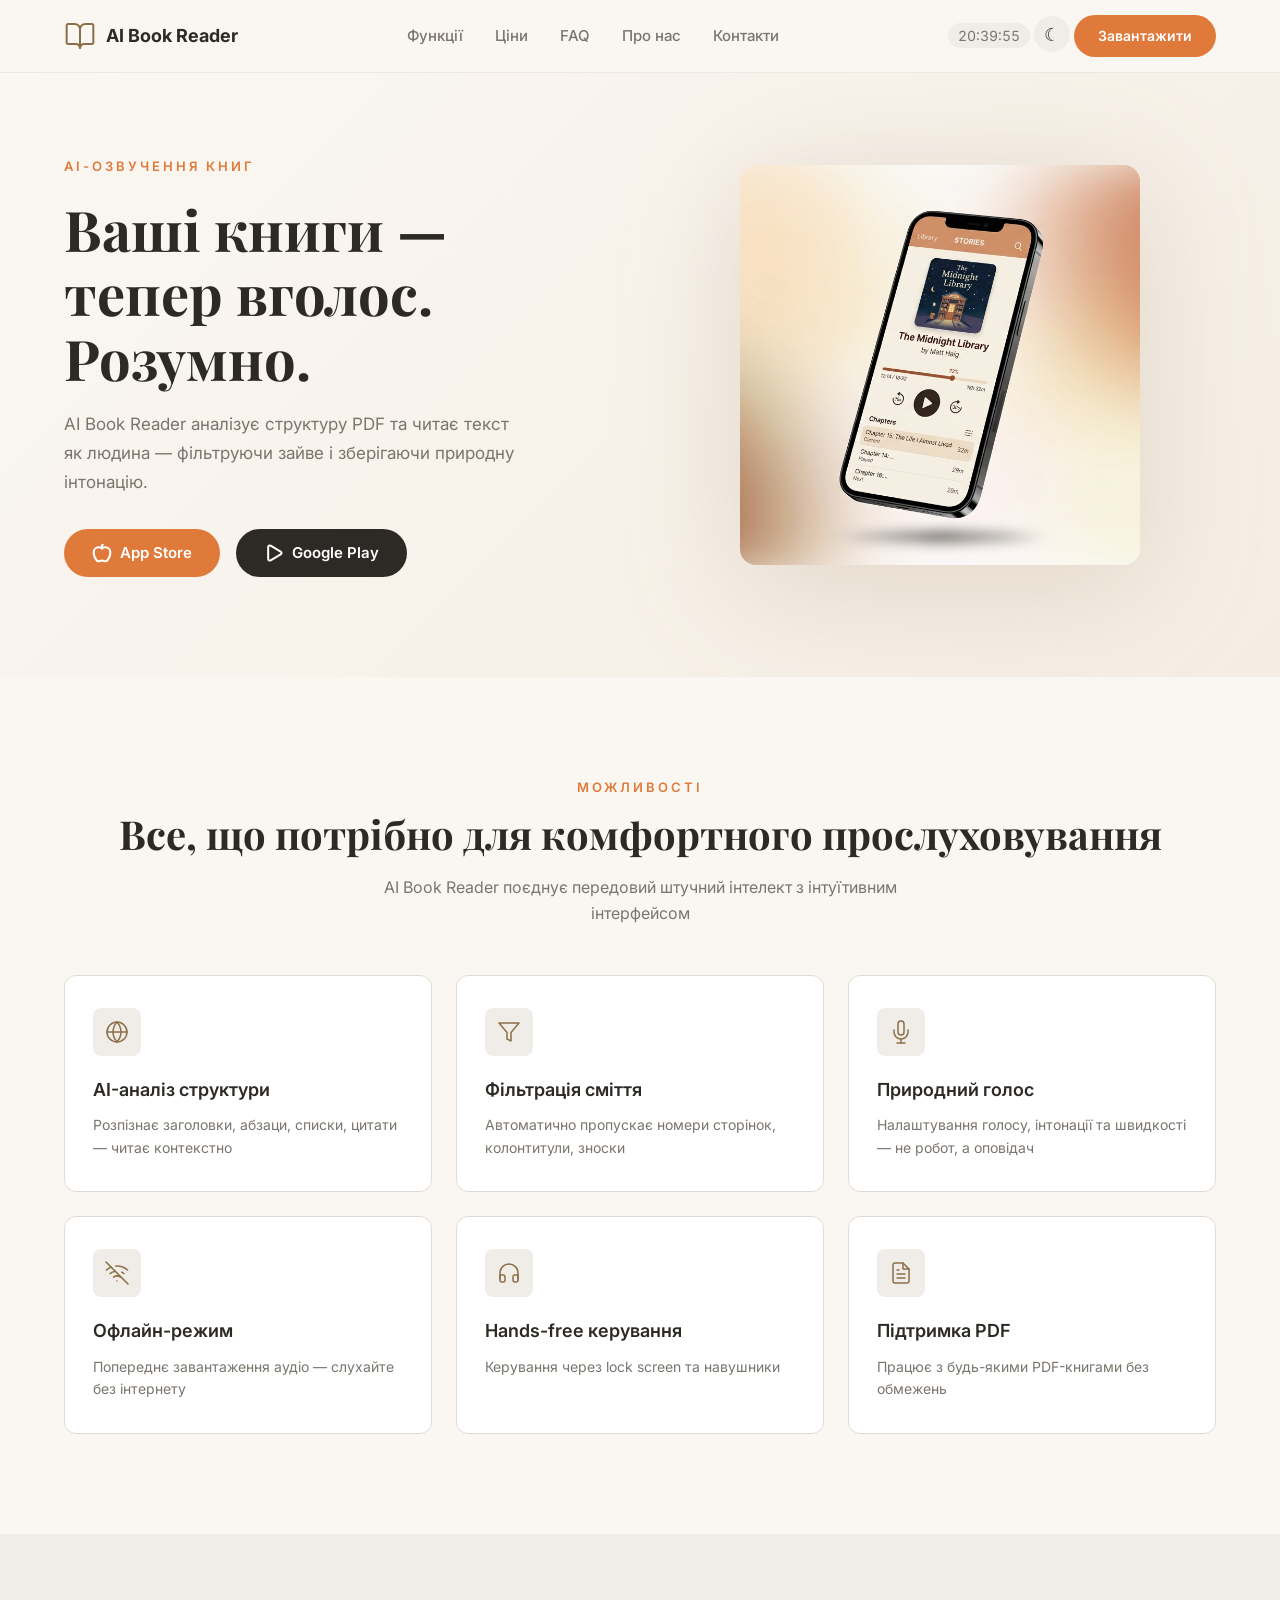
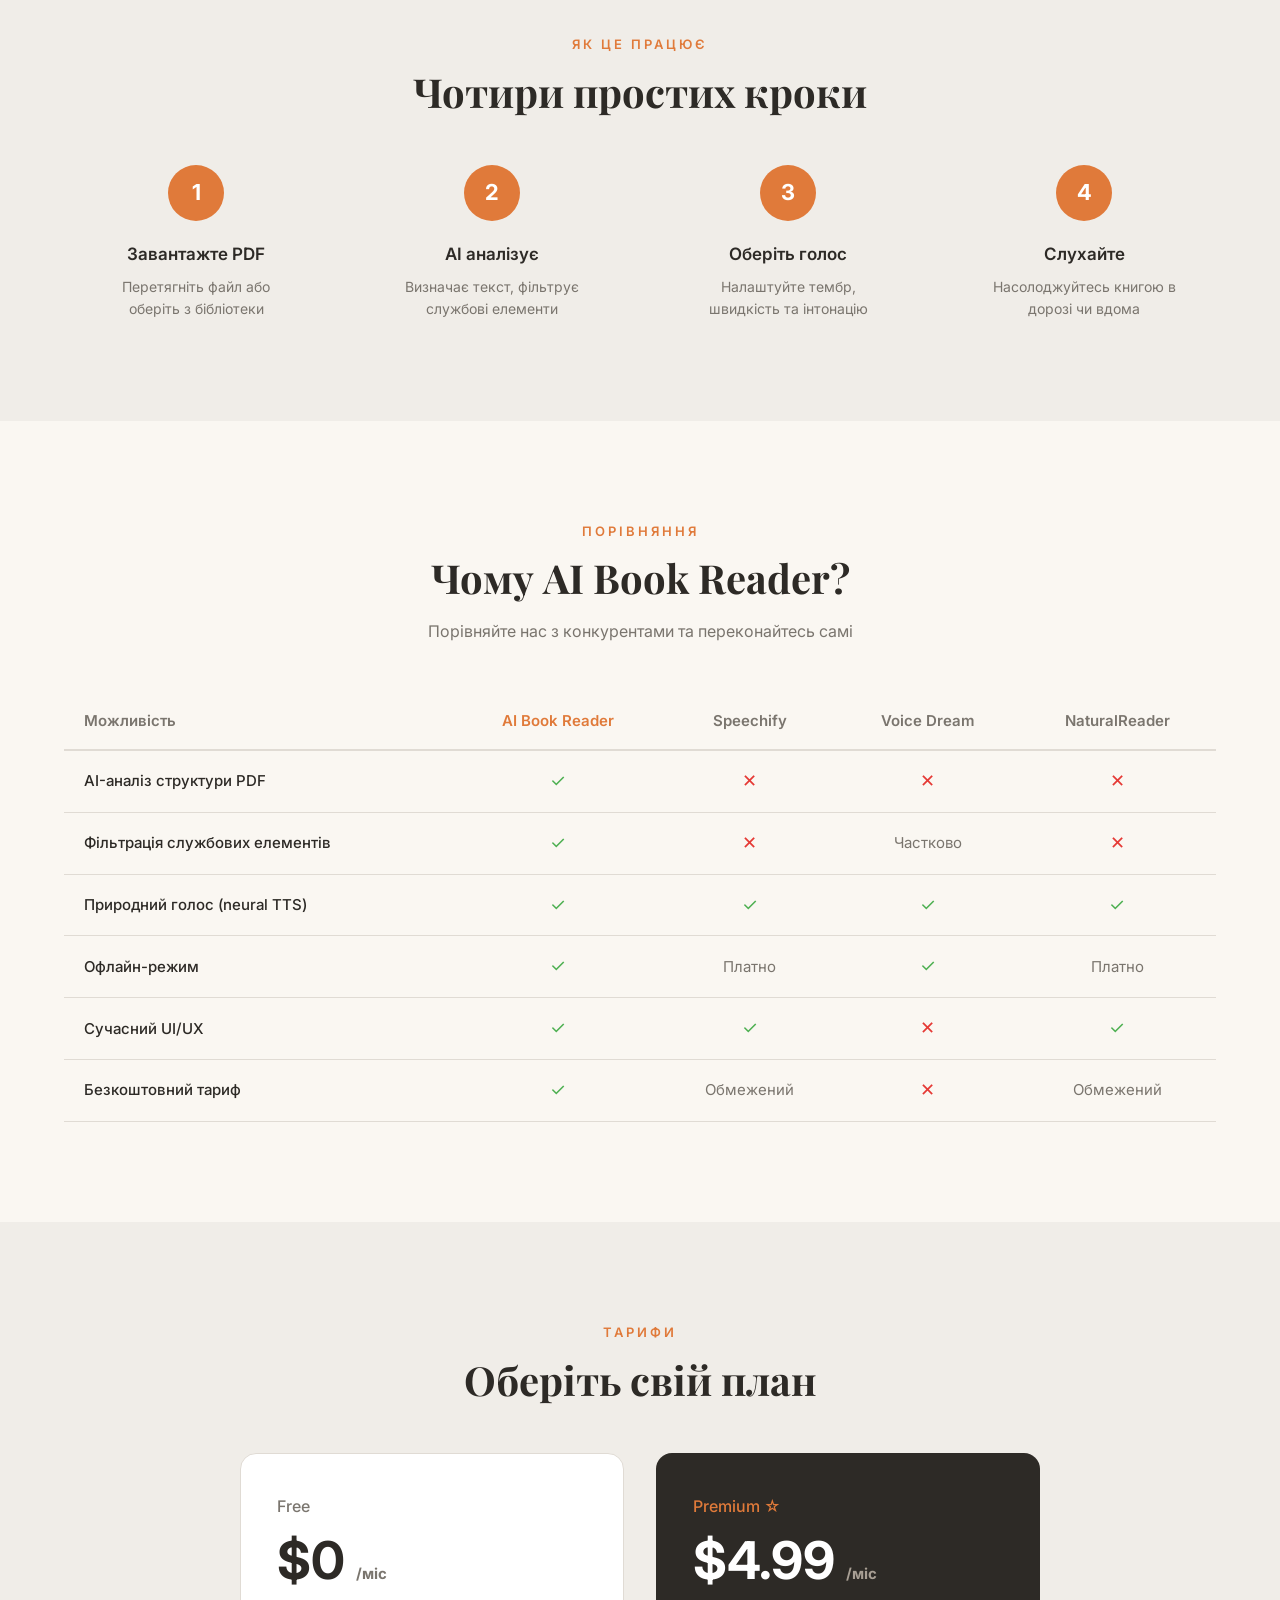
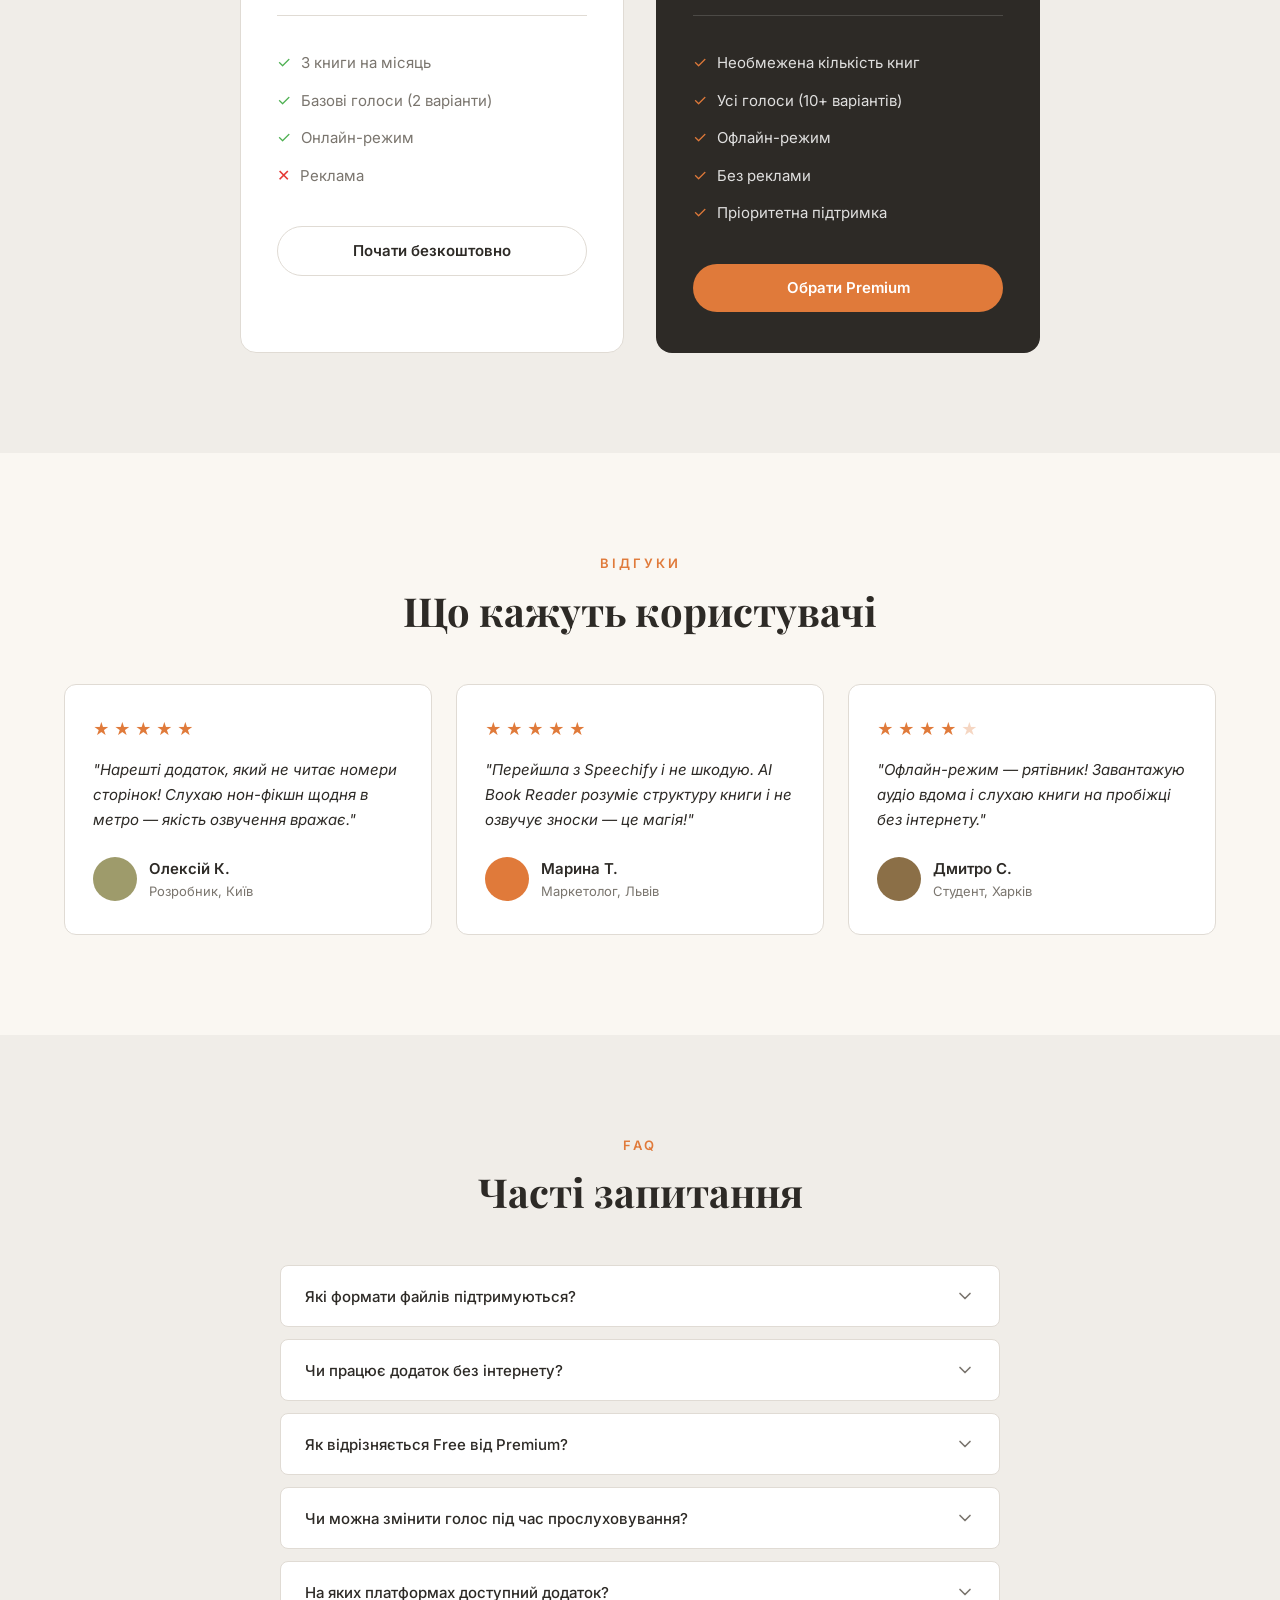
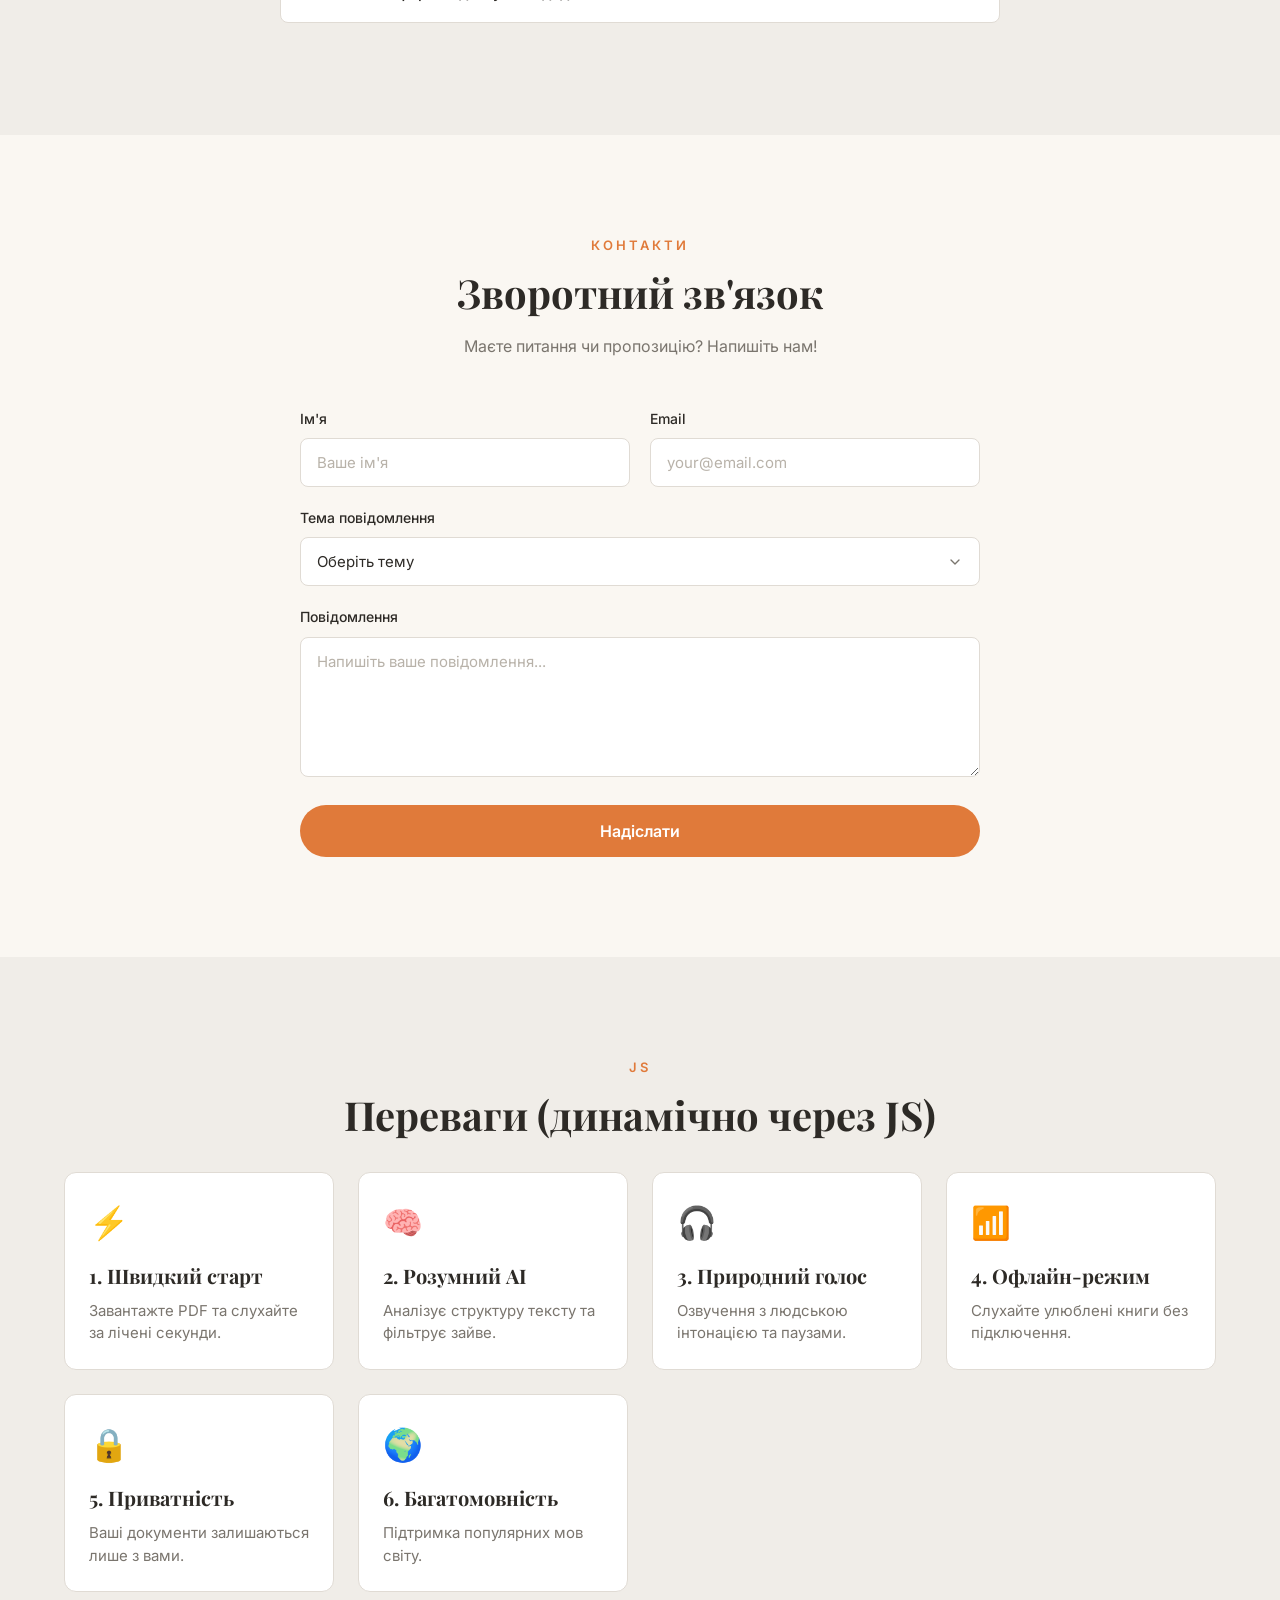
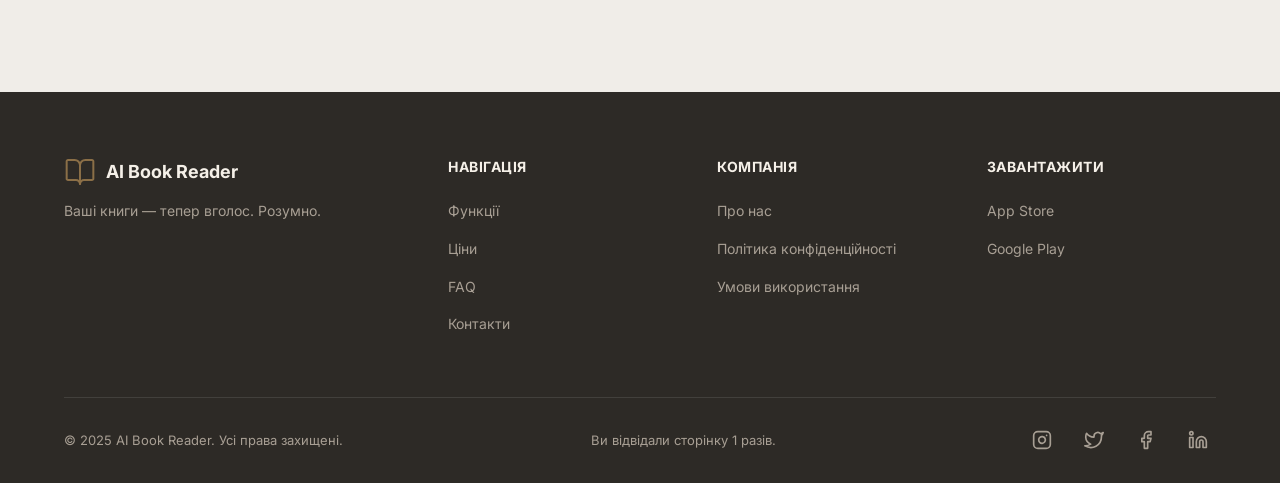
<file: docs/index.html>
<!doctype html>
<html lang="uk">
  <head>
    <meta charset="UTF-8" />
    <meta name="viewport" content="width=device-width, initial-scale=1.0" />
    <meta
      name="description"
      content="AI Book Reader — розумне AI-озвучення ваших книг. Аналізує структуру PDF та читає текст як людина."
    />
    <meta name="keywords" content="AI Book Reader, озвучення книг, TTS, PDF reader, аудіокниги" />
    <meta property="og:title" content="AI Book Reader — Розумне AI-озвучення ваших книг" />
    <meta
      property="og:description"
      content="Аналізує структуру PDF та читає текст як людина — фільтруючи зайве і зберігаючи природну інтонацію."
    />
    <meta property="og:type" content="website" />
    <title>AI Book Reader — Розумне AI-озвучення ваших книг</title>
    <link rel="stylesheet" href="css/style.css" />
  </head>
  <body>
    <!--</body> ========== HEADER ========== -->
    <header class="header" id="header">
      <div class="container">
        <a href="index.html" class="logo">
          <span class="logo-icon">
            <img src="images/logo.svg" alt="" width="32" height="32" />
          </span>
          AI Book Reader
        </a>

        <nav class="nav-menu" id="navMenu" aria-label="Головна навігація">
          <a href="#features">Функції</a>
          <a href="#pricing">Ціни</a>
          <a href="#faq">FAQ</a>
          <a href="about.html">Про нас</a>
          <a href="contacts.html">Контакти</a>
        </nav>

        <div class="header-cta">
          <span id="clock" class="header-clock" aria-label="Поточний час"></span>
          <button id="themeToggle" class="theme-toggle" type="button" aria-label="Темна тема">
            ☾
          </button>
          <a href="#hero" class="btn btn-primary">Завантажити</a>
        </div>

        <button class="burger" id="burger" aria-label="Відкрити меню" aria-expanded="false">
          <span></span>
          <span></span>
          <span></span>
        </button>
      </div>
    </header>

    <main>
      <!-- ========== HERO ========== -->
      <section class="hero" id="hero">
        <div class="container">
          <div class="hero-content">
            <span class="hero-label">AI-озвучення книг</span>
            <h1 class="hero-title">Ваші книги — тепер вголос. Розумно.</h1>
            <p class="hero-description">
              AI Book Reader аналізує структуру PDF та читає текст як людина — фільтруючи зайве і
              зберігаючи природну інтонацію.
            </p>
            <div class="hero-buttons">
              <a href="#" class="btn btn-primary">
                <img src="images/apple.svg" alt="" width="20" height="20" />
                App Store
              </a>
              <a href="#" class="btn btn-secondary">
                <img src="images/play.svg" alt="" width="20" height="20" />
                Google Play
              </a>
            </div>
          </div>
          <div class="hero-image">
            <img
              src="images/hero-mockup.png"
              alt="Мокап додатку AI Book Reader на смартфоні"
              class="hero-mockup"
              width="400"
              height="500"
              loading="eager"
            />
          </div>
        </div>
      </section>

      <!-- ========== FEATURES ========== -->
      <section class="features" id="features">
        <div class="container">
          <span class="section-label">Можливості</span>
          <h2 class="section-title">Все, що потрібно для комфортного прослуховування</h2>
          <p class="section-subtitle">
            AI Book Reader поєднує передовий штучний інтелект з інтуїтивним інтерфейсом
          </p>

          <div class="features-grid">
            <!-- Feature 1 -->
            <article class="feature-card">
              <div class="feature-icon">
                <svg viewBox="0 0 24 24">
                  <circle cx="12" cy="12" r="10" />
                  <line x1="2" y1="12" x2="22" y2="12" />
                  <path
                    d="M12 2a15.3 15.3 0 0 1 4 10 15.3 15.3 0 0 1-4 10 15.3 15.3 0 0 1-4-10 15.3 15.3 0 0 1 4-10z"
                  />
                </svg>
              </div>
              <h3>AI-аналіз структури</h3>
              <p>Розпізнає заголовки, абзаци, списки, цитати — читає контекстно</p>
            </article>

            <!-- Feature 2 -->
            <article class="feature-card">
              <div class="feature-icon">
                <svg viewBox="0 0 24 24">
                  <polygon points="22 3 2 3 10 12.46 10 19 14 21 14 12.46 22 3" />
                </svg>
              </div>
              <h3>Фільтрація сміття</h3>
              <p>Автоматично пропускає номери сторінок, колонтитули, зноски</p>
            </article>

            <!-- Feature 3 -->
            <article class="feature-card">
              <div class="feature-icon">
                <svg viewBox="0 0 24 24">
                  <path d="M12 1a3 3 0 0 0-3 3v8a3 3 0 0 0 6 0V4a3 3 0 0 0-3-3z" />
                  <path d="M19 10v2a7 7 0 0 1-14 0v-2" />
                  <line x1="12" y1="19" x2="12" y2="23" />
                  <line x1="8" y1="23" x2="16" y2="23" />
                </svg>
              </div>
              <h3>Природний голос</h3>
              <p>Налаштування голосу, інтонації та швидкості — не робот, а оповідач</p>
            </article>

            <!-- Feature 4 -->
            <article class="feature-card">
              <div class="feature-icon">
                <svg viewBox="0 0 24 24">
                  <line x1="1" y1="1" x2="23" y2="23" />
                  <path d="M16.72 11.06A10.94 10.94 0 0 1 19 12.55" />
                  <path d="M5 12.55a10.94 10.94 0 0 1 5.17-2.39" />
                  <path d="M10.71 5.05A16 16 0 0 1 22.56 9" />
                  <path d="M1.42 9a15.91 15.91 0 0 1 4.7-2.88" />
                  <path d="M8.53 16.11a6 6 0 0 1 6.95 0" />
                  <line x1="12" y1="20" x2="12.01" y2="20" />
                </svg>
              </div>
              <h3>Офлайн-режим</h3>
              <p>Попереднє завантаження аудіо — слухайте без інтернету</p>
            </article>

            <!-- Feature 5 -->
            <article class="feature-card">
              <div class="feature-icon">
                <svg viewBox="0 0 24 24">
                  <path d="M3 18v-6a9 9 0 0 1 18 0v6" />
                  <path
                    d="M21 19a2 2 0 0 1-2 2h-1a2 2 0 0 1-2-2v-3a2 2 0 0 1 2-2h3zM3 19a2 2 0 0 0 2 2h1a2 2 0 0 0 2-2v-3a2 2 0 0 0-2-2H3z"
                  />
                </svg>
              </div>
              <h3>Hands-free керування</h3>
              <p>Керування через lock screen та навушники</p>
            </article>

            <!-- Feature 6 -->
            <article class="feature-card">
              <div class="feature-icon">
                <svg viewBox="0 0 24 24">
                  <path d="M14 2H6a2 2 0 0 0-2 2v16a2 2 0 0 0 2 2h12a2 2 0 0 0 2-2V8z" />
                  <polyline points="14 2 14 8 20 8" />
                  <line x1="16" y1="13" x2="8" y2="13" />
                  <line x1="16" y1="17" x2="8" y2="17" />
                  <polyline points="10 9 9 9 8 9" />
                </svg>
              </div>
              <h3>Підтримка PDF</h3>
              <p>Працює з будь-якими PDF-книгами без обмежень</p>
            </article>
          </div>
        </div>
      </section>

      <!-- ========== HOW IT WORKS ========== -->
      <section class="how-it-works" id="how-it-works">
        <div class="container">
          <span class="section-label">Як це працює</span>
          <h2 class="section-title">Чотири простих кроки</h2>

          <div class="steps">
            <div class="step">
              <div class="step-number">1</div>
              <h3>Завантажте PDF</h3>
              <p>Перетягніть файл або оберіть з бібліотеки</p>
            </div>
            <div class="step">
              <div class="step-number">2</div>
              <h3>AI аналізує</h3>
              <p>Визначає текст, фільтрує службові елементи</p>
            </div>
            <div class="step">
              <div class="step-number">3</div>
              <h3>Оберіть голос</h3>
              <p>Налаштуйте тембр, швидкість та інтонацію</p>
            </div>
            <div class="step">
              <div class="step-number">4</div>
              <h3>Слухайте</h3>
              <p>Насолоджуйтесь книгою в дорозі чи вдома</p>
            </div>
          </div>
        </div>
      </section>

      <!-- ========== COMPARISON ========== -->
      <section class="comparison" id="comparison">
        <div class="container">
          <span class="section-label">Порівняння</span>
          <h2 class="section-title">Чому AI Book Reader?</h2>
          <p class="section-subtitle">Порівняйте нас з конкурентами та переконайтесь самі</p>

          <div class="comparison-table-wrapper">
            <table class="comparison-table">
              <thead>
                <tr>
                  <th>Можливість</th>
                  <th class="highlight">AI Book Reader</th>
                  <th>Speechify</th>
                  <th>Voice Dream</th>
                  <th>NaturalReader</th>
                </tr>
              </thead>
              <tbody>
                <tr>
                  <td>AI-аналіз структури PDF</td>
                  <td><span class="check" aria-label="Так">✓</span></td>
                  <td><span class="cross" aria-label="Ні">✕</span></td>
                  <td><span class="cross" aria-label="Ні">✕</span></td>
                  <td><span class="cross" aria-label="Ні">✕</span></td>
                </tr>
                <tr>
                  <td>Фільтрація службових елементів</td>
                  <td><span class="check" aria-label="Так">✓</span></td>
                  <td><span class="cross" aria-label="Ні">✕</span></td>
                  <td>Частково</td>
                  <td><span class="cross" aria-label="Ні">✕</span></td>
                </tr>
                <tr>
                  <td>Природний голос (neural TTS)</td>
                  <td><span class="check" aria-label="Так">✓</span></td>
                  <td><span class="check" aria-label="Так">✓</span></td>
                  <td><span class="check" aria-label="Так">✓</span></td>
                  <td><span class="check" aria-label="Так">✓</span></td>
                </tr>
                <tr>
                  <td>Офлайн-режим</td>
                  <td><span class="check" aria-label="Так">✓</span></td>
                  <td>Платно</td>
                  <td><span class="check" aria-label="Так">✓</span></td>
                  <td>Платно</td>
                </tr>
                <tr>
                  <td>Сучасний UI/UX</td>
                  <td><span class="check" aria-label="Так">✓</span></td>
                  <td><span class="check" aria-label="Так">✓</span></td>
                  <td><span class="cross" aria-label="Ні">✕</span></td>
                  <td><span class="check" aria-label="Так">✓</span></td>
                </tr>
                <tr>
                  <td>Безкоштовний тариф</td>
                  <td><span class="check" aria-label="Так">✓</span></td>
                  <td>Обмежений</td>
                  <td><span class="cross" aria-label="Ні">✕</span></td>
                  <td>Обмежений</td>
                </tr>
              </tbody>
            </table>
          </div>
        </div>
      </section>

      <!-- ========== PRICING ========== -->
      <section class="pricing" id="pricing">
        <div class="container">
          <span class="section-label">Тарифи</span>
          <h2 class="section-title">Оберіть свій план</h2>

          <div class="pricing-grid">
            <!-- Free -->
            <div class="pricing-card">
              <p class="pricing-name">Free</p>
              <p class="pricing-price">$0 <span class="pricing-period">/міс</span></p>
              <div class="pricing-divider"></div>
              <ul class="pricing-features">
                <li><span class="icon-check">✓</span> 3 книги на місяць</li>
                <li><span class="icon-check">✓</span> Базові голоси (2 варіанти)</li>
                <li><span class="icon-check">✓</span> Онлайн-режим</li>
                <li><span class="icon-cross">✕</span> Реклама</li>
              </ul>
              <a href="#" class="btn btn-outline btn-full">Почати безкоштовно</a>
            </div>

            <!-- Premium -->
            <div class="pricing-card featured">
              <p class="pricing-name">Premium ☆</p>
              <p class="pricing-price">$4.99 <span class="pricing-period">/міс</span></p>
              <div class="pricing-divider"></div>
              <ul class="pricing-features">
                <li><span class="icon-check">✓</span> Необмежена кількість книг</li>
                <li><span class="icon-check">✓</span> Усі голоси (10+ варіантів)</li>
                <li><span class="icon-check">✓</span> Офлайн-режим</li>
                <li><span class="icon-check">✓</span> Без реклами</li>
                <li><span class="icon-check">✓</span> Пріоритетна підтримка</li>
              </ul>
              <a href="#" class="btn btn-primary btn-full">Обрати Premium</a>
            </div>
          </div>
        </div>
      </section>

      <!-- ========== REVIEWS ========== -->
      <section class="reviews" id="reviews">
        <div class="container">
          <span class="section-label">Відгуки</span>
          <h2 class="section-title">Що кажуть користувачі</h2>

          <div class="reviews-grid">
            <!-- Review 1 -->
            <article class="review-card">
              <div class="review-stars" aria-label="Рейтинг: 5 з 5">
                <span>★</span><span>★</span><span>★</span><span>★</span><span>★</span>
              </div>
              <p class="review-text">
                "Нарешті додаток, який не читає номери сторінок! Слухаю нон-фікшн щодня в метро —
                якість озвучення вражає."
              </p>
              <div class="review-author">
                <div class="review-avatar olive" aria-hidden="true"></div>
                <div>
                  <p class="review-author-name">Олексій К.</p>
                  <p class="review-author-role">Розробник, Київ</p>
                </div>
              </div>
            </article>

            <!-- Review 2 -->
            <article class="review-card">
              <div class="review-stars" aria-label="Рейтинг: 5 з 5">
                <span>★</span><span>★</span><span>★</span><span>★</span><span>★</span>
              </div>
              <p class="review-text">
                "Перейшла з Speechify і не шкодую. AI Book Reader розуміє структуру книги і не
                озвучує зноски — це магія!"
              </p>
              <div class="review-author">
                <div class="review-avatar orange" aria-hidden="true"></div>
                <div>
                  <p class="review-author-name">Марина Т.</p>
                  <p class="review-author-role">Маркетолог, Львів</p>
                </div>
              </div>
            </article>

            <!-- Review 3 -->
            <article class="review-card">
              <div class="review-stars" aria-label="Рейтинг: 4 з 5">
                <span>★</span><span>★</span><span>★</span><span>★</span
                ><span style="opacity: 0.3">★</span>
              </div>
              <p class="review-text">
                "Офлайн-режим — рятівник! Завантажую аудіо вдома і слухаю книги на пробіжці без
                інтернету."
              </p>
              <div class="review-author">
                <div class="review-avatar brown" aria-hidden="true"></div>
                <div>
                  <p class="review-author-name">Дмитро С.</p>
                  <p class="review-author-role">Студент, Харків</p>
                </div>
              </div>
            </article>
          </div>
        </div>
      </section>

      <!-- ========== FAQ ========== -->
      <section class="faq" id="faq">
        <div class="container">
          <span class="section-label">FAQ</span>
          <h2 class="section-title">Часті запитання</h2>

          <div class="faq-list">
            <div class="faq-item">
              <button class="faq-question" aria-expanded="false">
                Які формати файлів підтримуються?
                <svg
                  class="faq-chevron"
                  viewBox="0 0 24 24"
                  fill="none"
                  stroke="currentColor"
                  stroke-width="2"
                  stroke-linecap="round"
                  stroke-linejoin="round"
                >
                  <polyline points="6 9 12 15 18 9" />
                </svg>
              </button>
              <div class="faq-answer" role="region">
                <div class="faq-answer-inner">
                  Наразі AI Book Reader підтримує формат PDF. У найближчих оновленнях планується
                  додати підтримку EPUB та DJVU.
                </div>
              </div>
            </div>

            <div class="faq-item">
              <button class="faq-question" aria-expanded="false">
                Чи працює додаток без інтернету?
                <svg
                  class="faq-chevron"
                  viewBox="0 0 24 24"
                  fill="none"
                  stroke="currentColor"
                  stroke-width="2"
                  stroke-linecap="round"
                  stroke-linejoin="round"
                >
                  <polyline points="6 9 12 15 18 9" />
                </svg>
              </button>
              <div class="faq-answer" role="region">
                <div class="faq-answer-inner">
                  Так! У тарифі Premium доступний офлайн-режим — ви можете попередньо завантажити
                  аудіо і слухати книги без підключення до інтернету.
                </div>
              </div>
            </div>

            <div class="faq-item">
              <button class="faq-question" aria-expanded="false">
                Як відрізняється Free від Premium?
                <svg
                  class="faq-chevron"
                  viewBox="0 0 24 24"
                  fill="none"
                  stroke="currentColor"
                  stroke-width="2"
                  stroke-linecap="round"
                  stroke-linejoin="round"
                >
                  <polyline points="6 9 12 15 18 9" />
                </svg>
              </button>
              <div class="faq-answer" role="region">
                <div class="faq-answer-inner">
                  Free-тариф дозволяє слухати до 3 книг на місяць з базовими голосами та рекламою.
                  Premium — необмежена кількість книг, 10+ голосів, офлайн-режим та відсутність
                  реклами.
                </div>
              </div>
            </div>

            <div class="faq-item">
              <button class="faq-question" aria-expanded="false">
                Чи можна змінити голос під час прослуховування?
                <svg
                  class="faq-chevron"
                  viewBox="0 0 24 24"
                  fill="none"
                  stroke="currentColor"
                  stroke-width="2"
                  stroke-linecap="round"
                  stroke-linejoin="round"
                >
                  <polyline points="6 9 12 15 18 9" />
                </svg>
              </button>
              <div class="faq-answer" role="region">
                <div class="faq-answer-inner">
                  Так, ви можете змінити голос, швидкість та інтонацію в будь-який момент
                  прослуховування через панель налаштувань.
                </div>
              </div>
            </div>

            <div class="faq-item">
              <button class="faq-question" aria-expanded="false">
                На яких платформах доступний додаток?
                <svg
                  class="faq-chevron"
                  viewBox="0 0 24 24"
                  fill="none"
                  stroke="currentColor"
                  stroke-width="2"
                  stroke-linecap="round"
                  stroke-linejoin="round"
                >
                  <polyline points="6 9 12 15 18 9" />
                </svg>
              </button>
              <div class="faq-answer" role="region">
                <div class="faq-answer-inner">
                  AI Book Reader доступний для iOS (App Store) та Android (Google Play). Веб-версія
                  планується у майбутніх оновленнях.
                </div>
              </div>
            </div>
          </div>
        </div>
      </section>

      <!-- ========== CONTACT ========== -->
      <section class="contact" id="contact">
        <div class="container">
          <span class="section-label">Контакти</span>
          <h2 class="section-title">Зворотний зв'язок</h2>
          <p class="section-subtitle">Маєте питання чи пропозицію? Напишіть нам!</p>

          <div class="contact-form-wrapper">
            <form class="contact-form" action="#" method="post" novalidate>
              <div class="form-group">
                <label for="contact-name">Ім'я</label>
                <input type="text" id="contact-name" name="name" placeholder="Ваше ім'я" required />
              </div>
              <div class="form-group">
                <label for="contact-email">Email</label>
                <input
                  type="email"
                  id="contact-email"
                  name="email"
                  placeholder="your@email.com"
                  required
                />
              </div>
              <div class="form-group full-width">
                <label for="contact-topic">Тема повідомлення</label>
                <select id="contact-topic" name="topic" required>
                  <option value="" disabled selected>Оберіть тему</option>
                  <option value="feedback">Відгук</option>
                  <option value="bug">Помилка</option>
                  <option value="suggestion">Пропозиція</option>
                  <option value="other">Інше</option>
                </select>
              </div>
              <div class="form-group full-width">
                <label for="contact-message">Повідомлення</label>
                <textarea
                  id="contact-message"
                  name="message"
                  placeholder="Напишіть ваше повідомлення..."
                  rows="5"
                  required
                  minlength="10"
                ></textarea>
              </div>
              <button type="submit" class="btn btn-primary btn-large btn-full">Надіслати</button>
            </form>
          </div>
        </div>
      </section>
      <!-- ========== JS DYNAMIC FEATURES ========== -->
      <section class="js-features-section">
        <div class="container">
          <span class="section-label">JS</span>
          <div id="js-features"></div>
        </div>
      </section>
    </main>

    <!-- ========== FOOTER ========== -->
    <footer class="footer">
      <div class="container">
        <div class="footer-main">
          <div class="footer-brand">
            <a href="index.html" class="logo">
              <span class="logo-icon">
                <img src="images/logo.svg" alt="" width="32" height="32" />
              </span>
              AI Book Reader
            </a>
            <p class="footer-tagline">Ваші книги — тепер вголос. Розумно.</p>
          </div>

          <div>
            <h4 class="footer-heading">Навігація</h4>
            <ul class="footer-links">
              <li><a href="#features">Функції</a></li>
              <li><a href="#pricing">Ціни</a></li>
              <li><a href="#faq">FAQ</a></li>
              <li><a href="contacts.html">Контакти</a></li>
            </ul>
          </div>

          <div>
            <h4 class="footer-heading">Компанія</h4>
            <ul class="footer-links">
              <li><a href="about.html">Про нас</a></li>
              <li><a href="#">Політика конфіденційності</a></li>
              <li><a href="#">Умови використання</a></li>
            </ul>
          </div>

          <div>
            <h4 class="footer-heading">Завантажити</h4>
            <ul class="footer-links">
              <li><a href="#">App Store</a></li>
              <li><a href="#">Google Play</a></li>
            </ul>
          </div>
        </div>

        <div class="footer-bottom">
          <p class="footer-copyright">&copy; 2025 AI Book Reader. Усі права захищені.</p>
          <p id="visitCounter" class="visit-counter"></p>
          <div class="footer-socials">
            <a href="#" aria-label="Instagram">
              <svg
                viewBox="0 0 24 24"
                fill="none"
                stroke="currentColor"
                stroke-width="2"
                stroke-linecap="round"
                stroke-linejoin="round"
              >
                <rect x="2" y="2" width="20" height="20" rx="5" ry="5" />
                <path d="M16 11.37A4 4 0 1 1 12.63 8 4 4 0 0 1 16 11.37z" />
                <line x1="17.5" y1="6.5" x2="17.51" y2="6.5" />
              </svg>
            </a>
            <a href="#" aria-label="Twitter">
              <svg
                viewBox="0 0 24 24"
                fill="none"
                stroke="currentColor"
                stroke-width="2"
                stroke-linecap="round"
                stroke-linejoin="round"
              >
                <path
                  d="M23 3a10.9 10.9 0 0 1-3.14 1.53 4.48 4.48 0 0 0-7.86 3v1A10.66 10.66 0 0 1 3 4s-4 9 5 13a11.64 11.64 0 0 1-7 2c9 5 20 0 20-11.5a4.5 4.5 0 0 0-.08-.83A7.72 7.72 0 0 0 23 3z"
                />
              </svg>
            </a>
            <a href="#" aria-label="Facebook">
              <svg
                viewBox="0 0 24 24"
                fill="none"
                stroke="currentColor"
                stroke-width="2"
                stroke-linecap="round"
                stroke-linejoin="round"
              >
                <path d="M18 2h-3a5 5 0 0 0-5 5v3H7v4h3v8h4v-8h3l1-4h-4V7a1 1 0 0 1 1-1h3z" />
              </svg>
            </a>
            <a href="#" aria-label="LinkedIn">
              <svg
                viewBox="0 0 24 24"
                fill="none"
                stroke="currentColor"
                stroke-width="2"
                stroke-linecap="round"
                stroke-linejoin="round"
              >
                <path
                  d="M16 8a6 6 0 0 1 6 6v7h-4v-7a2 2 0 0 0-2-2 2 2 0 0 0-2 2v7h-4v-7a6 6 0 0 1 6-6z"
                />
                <rect x="2" y="9" width="4" height="12" />
                <circle cx="4" cy="4" r="2" />
              </svg>
            </a>
          </div>
        </div>
      </div>
    </footer>

    <!-- ========== SCRIPTS ========== -->
    <script>
      // FAQ accordion
      document.querySelectorAll(".faq-question").forEach((btn) => {
        btn.addEventListener("click", () => {
          const item = btn.parentElement;
          const isActive = item.classList.contains("active");
          document.querySelectorAll(".faq-item").forEach((i) => i.classList.remove("active"));
          document
            .querySelectorAll(".faq-question")
            .forEach((b) => b.setAttribute("aria-expanded", "false"));
          if (!isActive) {
            item.classList.add("active");
            btn.setAttribute("aria-expanded", "true");
          }
        });
      });

      // Header scroll effect
      window.addEventListener("scroll", () => {
        const header = document.getElementById("header");
        header.classList.toggle("scrolled", window.scrollY > 10);
      });
    </script>
    <script src="js/main.js" defer></script>
  </body>
</html>
</file>
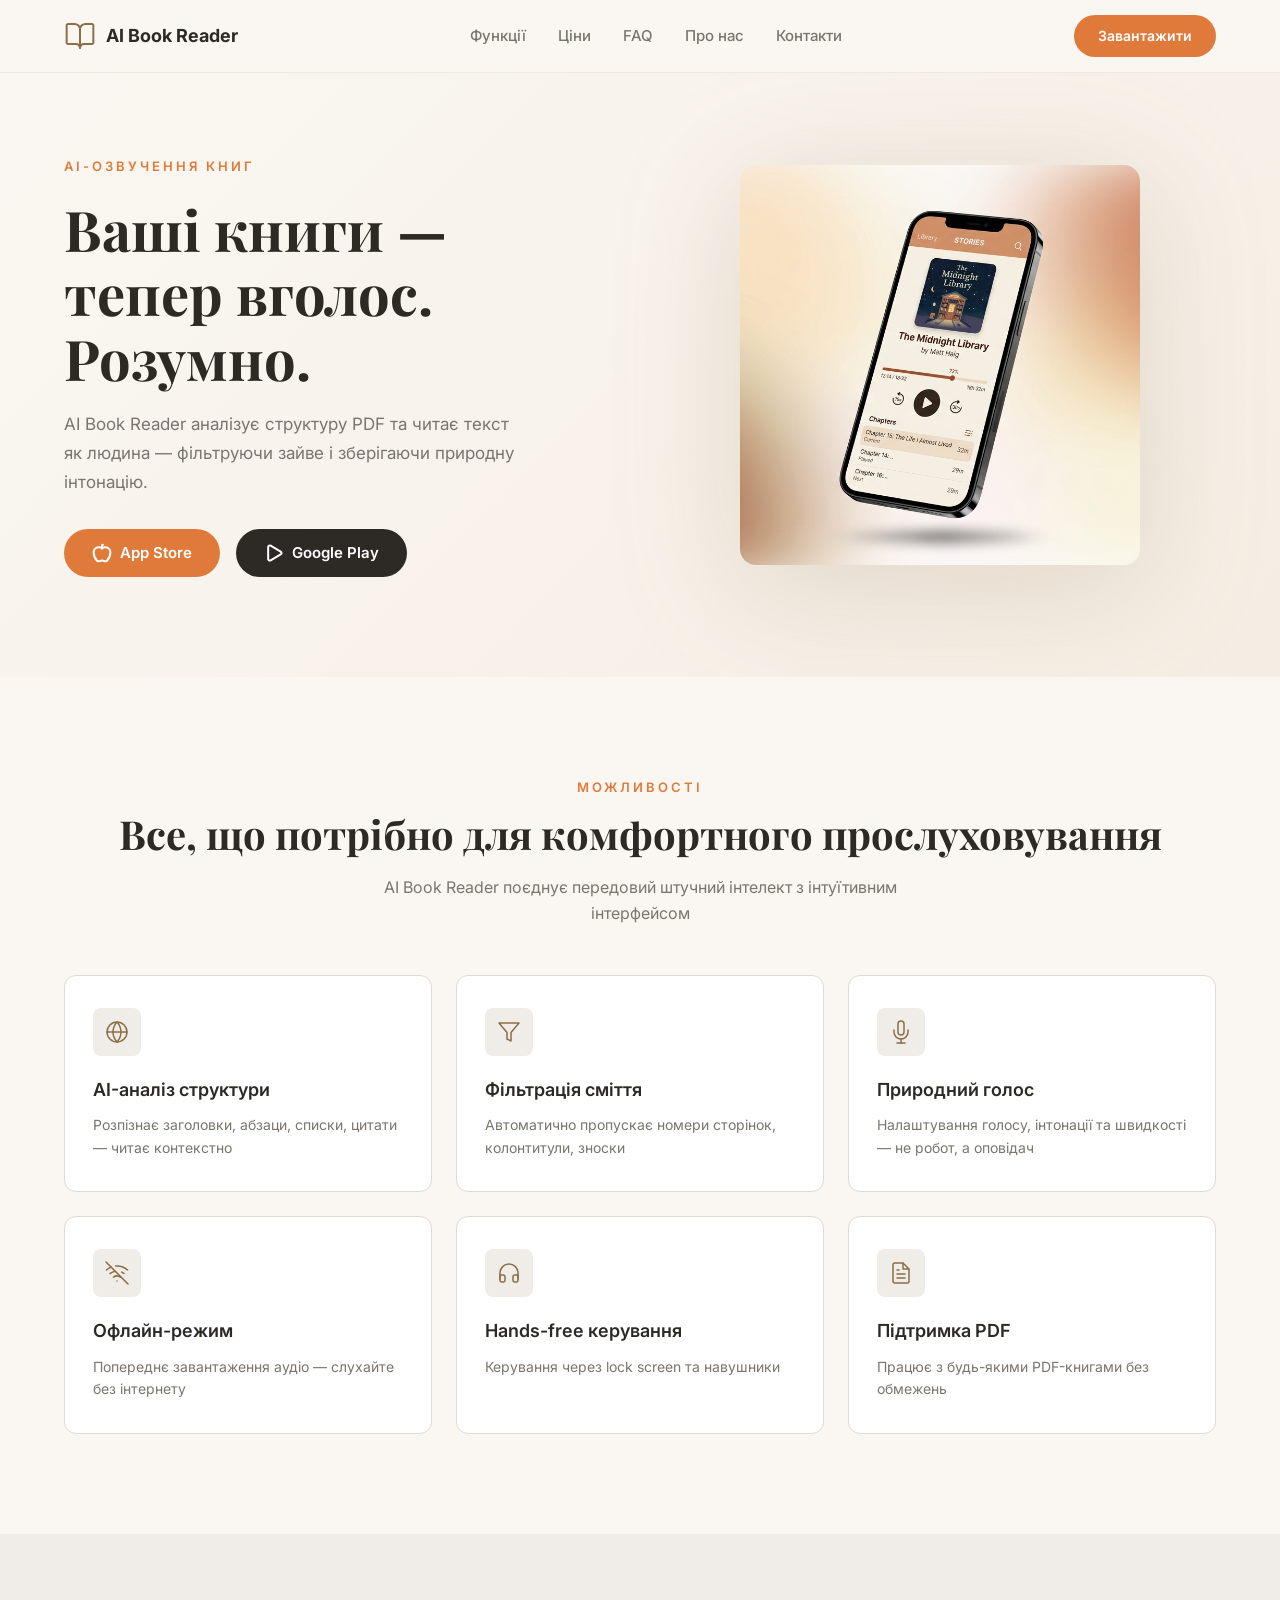
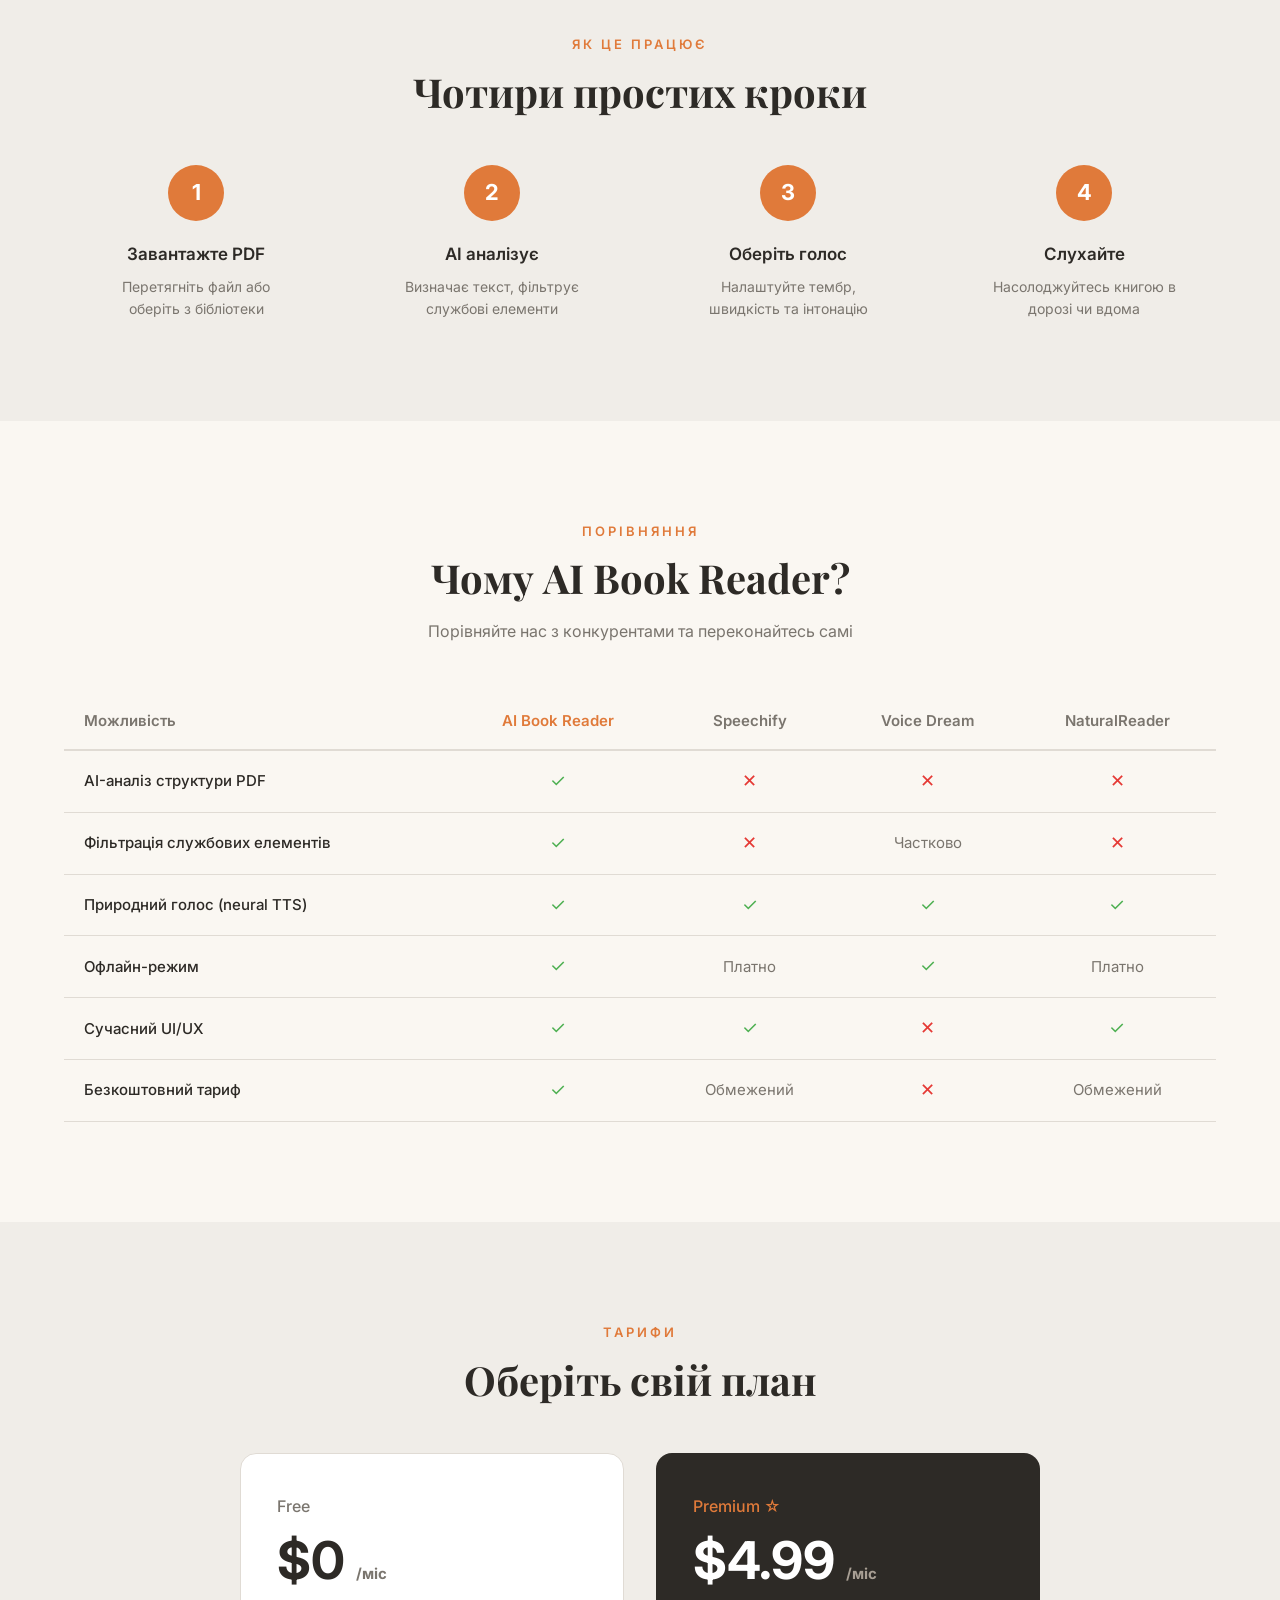
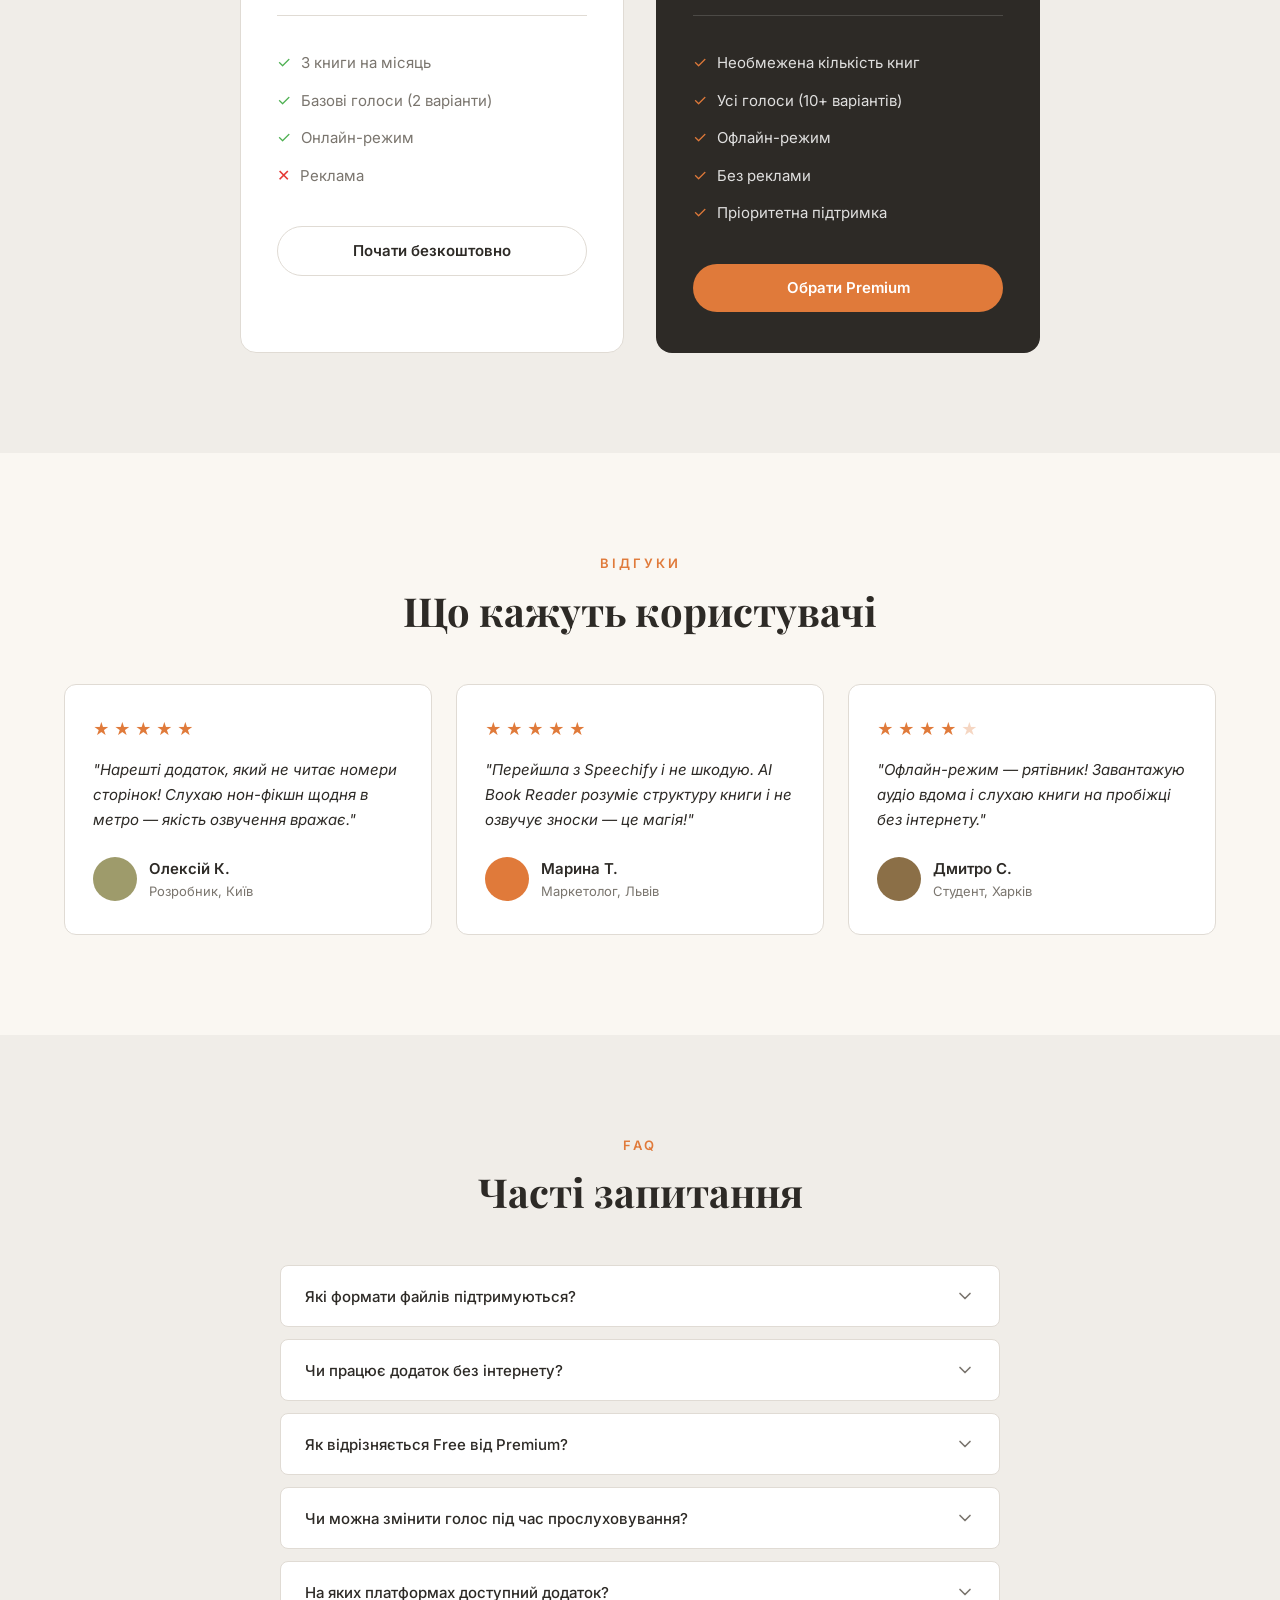
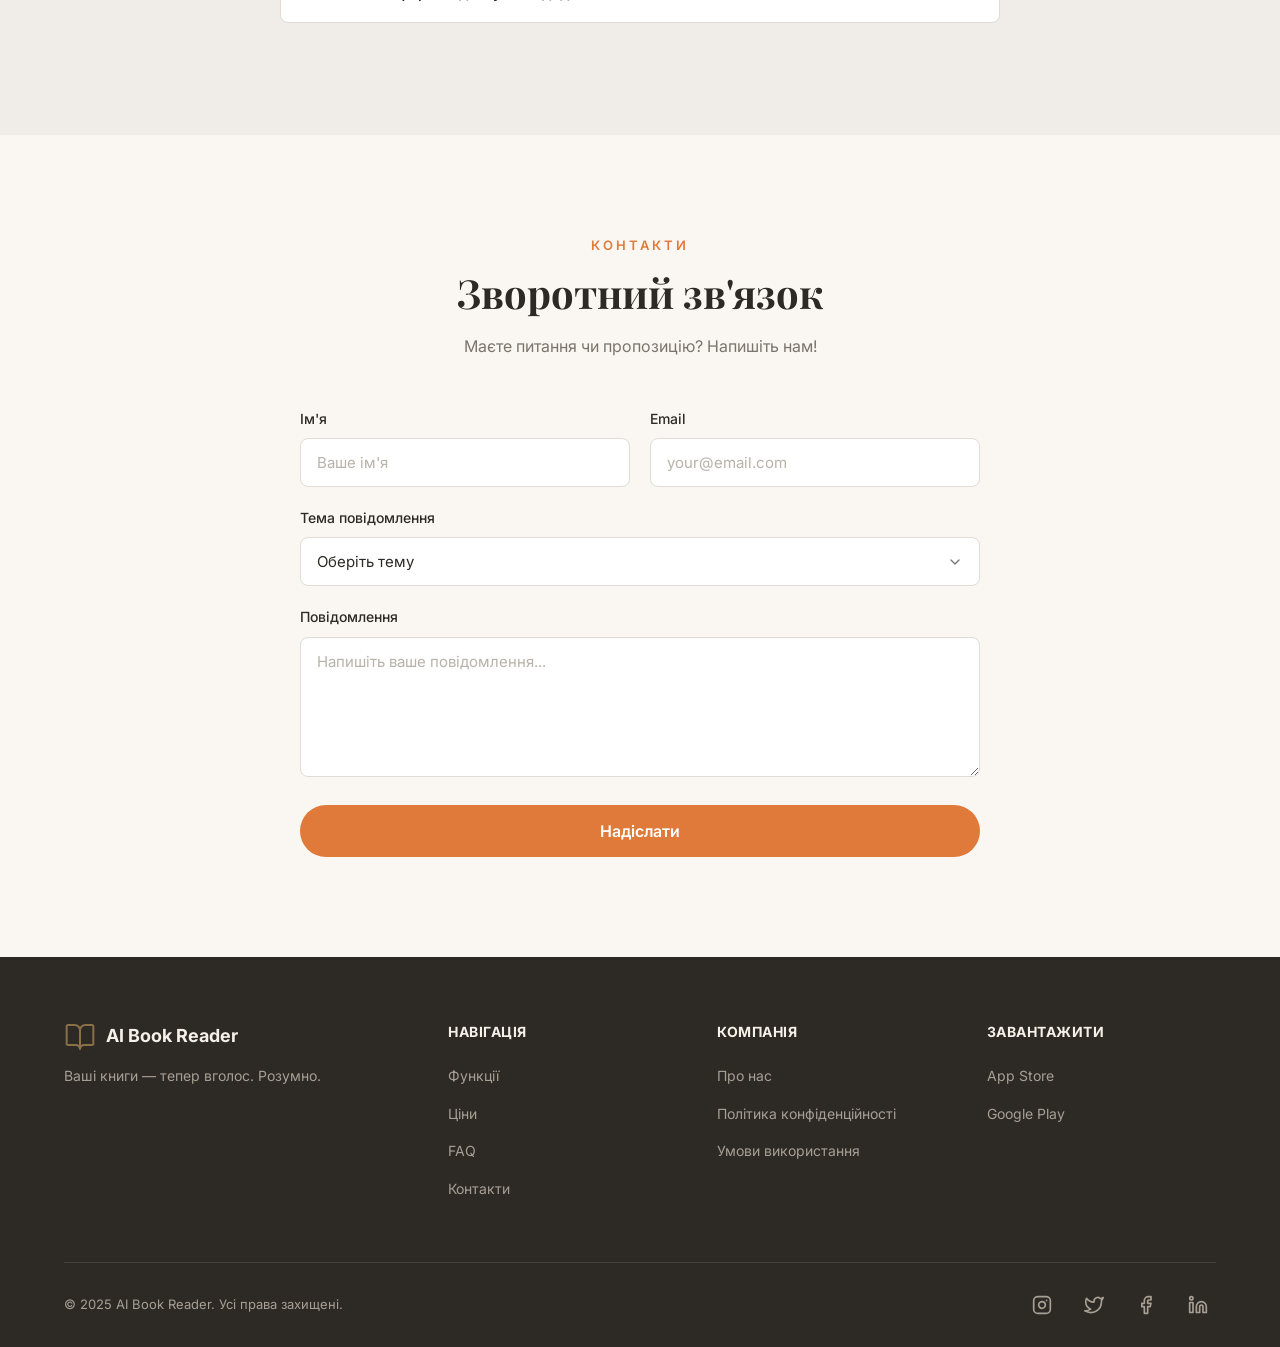
<file: src/index.html>
<!doctype html>
<html lang="uk">
  <head>
    <meta charset="UTF-8" />
    <meta name="viewport" content="width=device-width, initial-scale=1.0" />
    <meta
      name="description"
      content="AI Book Reader — розумне AI-озвучення ваших книг. Аналізує структуру PDF та читає текст як людина."
    />
    <meta name="keywords" content="AI Book Reader, озвучення книг, TTS, PDF reader, аудіокниги" />
    <meta property="og:title" content="AI Book Reader — Розумне AI-озвучення ваших книг" />
    <meta
      property="og:description"
      content="Аналізує структуру PDF та читає текст як людина — фільтруючи зайве і зберігаючи природну інтонацію."
    />
    <meta property="og:type" content="website" />
    <title>AI Book Reader — Розумне AI-озвучення ваших книг</title>
    <link rel="stylesheet" href="css/style.css" />
  </head>
  <body>
    <!--</body> ========== HEADER ========== -->
    <header class="header" id="header">
      <div class="container">
        <a href="index.html" class="logo">
          <span class="logo-icon">
            <img src="images/logo.svg" alt="" width="32" height="32" />
          </span>
          AI Book Reader
        </a>

        <nav class="nav-menu" id="navMenu" aria-label="Головна навігація">
          <a href="#features">Функції</a>
          <a href="#pricing">Ціни</a>
          <a href="#faq">FAQ</a>
          <a href="about.html">Про нас</a>
          <a href="contacts.html">Контакти</a>
        </nav>

        <div class="header-cta">
          <a href="#hero" class="btn btn-primary">Завантажити</a>
        </div>

        <button class="burger" id="burger" aria-label="Відкрити меню" aria-expanded="false">
          <span></span>
          <span></span>
          <span></span>
        </button>
      </div>
    </header>

    <main>
      <!-- ========== HERO ========== -->
      <section class="hero" id="hero">
        <div class="container">
          <div class="hero-content">
            <span class="hero-label">AI-озвучення книг</span>
            <h1 class="hero-title">Ваші книги — тепер вголос. Розумно.</h1>
            <p class="hero-description">
              AI Book Reader аналізує структуру PDF та читає текст як людина — фільтруючи зайве і
              зберігаючи природну інтонацію.
            </p>
            <div class="hero-buttons">
              <a href="#" class="btn btn-primary">
                <img src="images/apple.svg" alt="" width="20" height="20" />
                App Store
              </a>
              <a href="#" class="btn btn-secondary">
                <img src="images/play.svg" alt="" width="20" height="20" />
                Google Play
              </a>
            </div>
          </div>
          <div class="hero-image">
            <img
              src="images/hero-mockup.png"
              alt="Мокап додатку AI Book Reader на смартфоні"
              class="hero-mockup"
              width="400"
              height="500"
              loading="eager"
            />
          </div>
        </div>
      </section>

      <!-- ========== FEATURES ========== -->
      <section class="features" id="features">
        <div class="container">
          <span class="section-label">Можливості</span>
          <h2 class="section-title">Все, що потрібно для комфортного прослуховування</h2>
          <p class="section-subtitle">
            AI Book Reader поєднує передовий штучний інтелект з інтуїтивним інтерфейсом
          </p>

          <div class="features-grid">
            <!-- Feature 1 -->
            <article class="feature-card">
              <div class="feature-icon">
                <svg viewBox="0 0 24 24">
                  <circle cx="12" cy="12" r="10" />
                  <line x1="2" y1="12" x2="22" y2="12" />
                  <path
                    d="M12 2a15.3 15.3 0 0 1 4 10 15.3 15.3 0 0 1-4 10 15.3 15.3 0 0 1-4-10 15.3 15.3 0 0 1 4-10z"
                  />
                </svg>
              </div>
              <h3>AI-аналіз структури</h3>
              <p>Розпізнає заголовки, абзаци, списки, цитати — читає контекстно</p>
            </article>

            <!-- Feature 2 -->
            <article class="feature-card">
              <div class="feature-icon">
                <svg viewBox="0 0 24 24">
                  <polygon points="22 3 2 3 10 12.46 10 19 14 21 14 12.46 22 3" />
                </svg>
              </div>
              <h3>Фільтрація сміття</h3>
              <p>Автоматично пропускає номери сторінок, колонтитули, зноски</p>
            </article>

            <!-- Feature 3 -->
            <article class="feature-card">
              <div class="feature-icon">
                <svg viewBox="0 0 24 24">
                  <path d="M12 1a3 3 0 0 0-3 3v8a3 3 0 0 0 6 0V4a3 3 0 0 0-3-3z" />
                  <path d="M19 10v2a7 7 0 0 1-14 0v-2" />
                  <line x1="12" y1="19" x2="12" y2="23" />
                  <line x1="8" y1="23" x2="16" y2="23" />
                </svg>
              </div>
              <h3>Природний голос</h3>
              <p>Налаштування голосу, інтонації та швидкості — не робот, а оповідач</p>
            </article>

            <!-- Feature 4 -->
            <article class="feature-card">
              <div class="feature-icon">
                <svg viewBox="0 0 24 24">
                  <line x1="1" y1="1" x2="23" y2="23" />
                  <path d="M16.72 11.06A10.94 10.94 0 0 1 19 12.55" />
                  <path d="M5 12.55a10.94 10.94 0 0 1 5.17-2.39" />
                  <path d="M10.71 5.05A16 16 0 0 1 22.56 9" />
                  <path d="M1.42 9a15.91 15.91 0 0 1 4.7-2.88" />
                  <path d="M8.53 16.11a6 6 0 0 1 6.95 0" />
                  <line x1="12" y1="20" x2="12.01" y2="20" />
                </svg>
              </div>
              <h3>Офлайн-режим</h3>
              <p>Попереднє завантаження аудіо — слухайте без інтернету</p>
            </article>

            <!-- Feature 5 -->
            <article class="feature-card">
              <div class="feature-icon">
                <svg viewBox="0 0 24 24">
                  <path d="M3 18v-6a9 9 0 0 1 18 0v6" />
                  <path
                    d="M21 19a2 2 0 0 1-2 2h-1a2 2 0 0 1-2-2v-3a2 2 0 0 1 2-2h3zM3 19a2 2 0 0 0 2 2h1a2 2 0 0 0 2-2v-3a2 2 0 0 0-2-2H3z"
                  />
                </svg>
              </div>
              <h3>Hands-free керування</h3>
              <p>Керування через lock screen та навушники</p>
            </article>

            <!-- Feature 6 -->
            <article class="feature-card">
              <div class="feature-icon">
                <svg viewBox="0 0 24 24">
                  <path d="M14 2H6a2 2 0 0 0-2 2v16a2 2 0 0 0 2 2h12a2 2 0 0 0 2-2V8z" />
                  <polyline points="14 2 14 8 20 8" />
                  <line x1="16" y1="13" x2="8" y2="13" />
                  <line x1="16" y1="17" x2="8" y2="17" />
                  <polyline points="10 9 9 9 8 9" />
                </svg>
              </div>
              <h3>Підтримка PDF</h3>
              <p>Працює з будь-якими PDF-книгами без обмежень</p>
            </article>
          </div>
        </div>
      </section>

      <!-- ========== HOW IT WORKS ========== -->
      <section class="how-it-works" id="how-it-works">
        <div class="container">
          <span class="section-label">Як це працює</span>
          <h2 class="section-title">Чотири простих кроки</h2>

          <div class="steps">
            <div class="step">
              <div class="step-number">1</div>
              <h3>Завантажте PDF</h3>
              <p>Перетягніть файл або оберіть з бібліотеки</p>
            </div>
            <div class="step">
              <div class="step-number">2</div>
              <h3>AI аналізує</h3>
              <p>Визначає текст, фільтрує службові елементи</p>
            </div>
            <div class="step">
              <div class="step-number">3</div>
              <h3>Оберіть голос</h3>
              <p>Налаштуйте тембр, швидкість та інтонацію</p>
            </div>
            <div class="step">
              <div class="step-number">4</div>
              <h3>Слухайте</h3>
              <p>Насолоджуйтесь книгою в дорозі чи вдома</p>
            </div>
          </div>
        </div>
      </section>

      <!-- ========== COMPARISON ========== -->
      <section class="comparison" id="comparison">
        <div class="container">
          <span class="section-label">Порівняння</span>
          <h2 class="section-title">Чому AI Book Reader?</h2>
          <p class="section-subtitle">Порівняйте нас з конкурентами та переконайтесь самі</p>

          <div class="comparison-table-wrapper">
            <table class="comparison-table">
              <thead>
                <tr>
                  <th>Можливість</th>
                  <th class="highlight">AI Book Reader</th>
                  <th>Speechify</th>
                  <th>Voice Dream</th>
                  <th>NaturalReader</th>
                </tr>
              </thead>
              <tbody>
                <tr>
                  <td>AI-аналіз структури PDF</td>
                  <td><span class="check" aria-label="Так">✓</span></td>
                  <td><span class="cross" aria-label="Ні">✕</span></td>
                  <td><span class="cross" aria-label="Ні">✕</span></td>
                  <td><span class="cross" aria-label="Ні">✕</span></td>
                </tr>
                <tr>
                  <td>Фільтрація службових елементів</td>
                  <td><span class="check" aria-label="Так">✓</span></td>
                  <td><span class="cross" aria-label="Ні">✕</span></td>
                  <td>Частково</td>
                  <td><span class="cross" aria-label="Ні">✕</span></td>
                </tr>
                <tr>
                  <td>Природний голос (neural TTS)</td>
                  <td><span class="check" aria-label="Так">✓</span></td>
                  <td><span class="check" aria-label="Так">✓</span></td>
                  <td><span class="check" aria-label="Так">✓</span></td>
                  <td><span class="check" aria-label="Так">✓</span></td>
                </tr>
                <tr>
                  <td>Офлайн-режим</td>
                  <td><span class="check" aria-label="Так">✓</span></td>
                  <td>Платно</td>
                  <td><span class="check" aria-label="Так">✓</span></td>
                  <td>Платно</td>
                </tr>
                <tr>
                  <td>Сучасний UI/UX</td>
                  <td><span class="check" aria-label="Так">✓</span></td>
                  <td><span class="check" aria-label="Так">✓</span></td>
                  <td><span class="cross" aria-label="Ні">✕</span></td>
                  <td><span class="check" aria-label="Так">✓</span></td>
                </tr>
                <tr>
                  <td>Безкоштовний тариф</td>
                  <td><span class="check" aria-label="Так">✓</span></td>
                  <td>Обмежений</td>
                  <td><span class="cross" aria-label="Ні">✕</span></td>
                  <td>Обмежений</td>
                </tr>
              </tbody>
            </table>
          </div>
        </div>
      </section>

      <!-- ========== PRICING ========== -->
      <section class="pricing" id="pricing">
        <div class="container">
          <span class="section-label">Тарифи</span>
          <h2 class="section-title">Оберіть свій план</h2>

          <div class="pricing-grid">
            <!-- Free -->
            <div class="pricing-card">
              <p class="pricing-name">Free</p>
              <p class="pricing-price">$0 <span class="pricing-period">/міс</span></p>
              <div class="pricing-divider"></div>
              <ul class="pricing-features">
                <li><span class="icon-check">✓</span> 3 книги на місяць</li>
                <li><span class="icon-check">✓</span> Базові голоси (2 варіанти)</li>
                <li><span class="icon-check">✓</span> Онлайн-режим</li>
                <li><span class="icon-cross">✕</span> Реклама</li>
              </ul>
              <a href="#" class="btn btn-outline btn-full">Почати безкоштовно</a>
            </div>

            <!-- Premium -->
            <div class="pricing-card featured">
              <p class="pricing-name">Premium ☆</p>
              <p class="pricing-price">$4.99 <span class="pricing-period">/міс</span></p>
              <div class="pricing-divider"></div>
              <ul class="pricing-features">
                <li><span class="icon-check">✓</span> Необмежена кількість книг</li>
                <li><span class="icon-check">✓</span> Усі голоси (10+ варіантів)</li>
                <li><span class="icon-check">✓</span> Офлайн-режим</li>
                <li><span class="icon-check">✓</span> Без реклами</li>
                <li><span class="icon-check">✓</span> Пріоритетна підтримка</li>
              </ul>
              <a href="#" class="btn btn-primary btn-full">Обрати Premium</a>
            </div>
          </div>
        </div>
      </section>

      <!-- ========== REVIEWS ========== -->
      <section class="reviews" id="reviews">
        <div class="container">
          <span class="section-label">Відгуки</span>
          <h2 class="section-title">Що кажуть користувачі</h2>

          <div class="reviews-grid">
            <!-- Review 1 -->
            <article class="review-card">
              <div class="review-stars" aria-label="Рейтинг: 5 з 5">
                <span>★</span><span>★</span><span>★</span><span>★</span><span>★</span>
              </div>
              <p class="review-text">
                "Нарешті додаток, який не читає номери сторінок! Слухаю нон-фікшн щодня в метро —
                якість озвучення вражає."
              </p>
              <div class="review-author">
                <div class="review-avatar olive" aria-hidden="true"></div>
                <div>
                  <p class="review-author-name">Олексій К.</p>
                  <p class="review-author-role">Розробник, Київ</p>
                </div>
              </div>
            </article>

            <!-- Review 2 -->
            <article class="review-card">
              <div class="review-stars" aria-label="Рейтинг: 5 з 5">
                <span>★</span><span>★</span><span>★</span><span>★</span><span>★</span>
              </div>
              <p class="review-text">
                "Перейшла з Speechify і не шкодую. AI Book Reader розуміє структуру книги і не
                озвучує зноски — це магія!"
              </p>
              <div class="review-author">
                <div class="review-avatar orange" aria-hidden="true"></div>
                <div>
                  <p class="review-author-name">Марина Т.</p>
                  <p class="review-author-role">Маркетолог, Львів</p>
                </div>
              </div>
            </article>

            <!-- Review 3 -->
            <article class="review-card">
              <div class="review-stars" aria-label="Рейтинг: 4 з 5">
                <span>★</span><span>★</span><span>★</span><span>★</span
                ><span style="opacity: 0.3">★</span>
              </div>
              <p class="review-text">
                "Офлайн-режим — рятівник! Завантажую аудіо вдома і слухаю книги на пробіжці без
                інтернету."
              </p>
              <div class="review-author">
                <div class="review-avatar brown" aria-hidden="true"></div>
                <div>
                  <p class="review-author-name">Дмитро С.</p>
                  <p class="review-author-role">Студент, Харків</p>
                </div>
              </div>
            </article>
          </div>
        </div>
      </section>

      <!-- ========== FAQ ========== -->
      <section class="faq" id="faq">
        <div class="container">
          <span class="section-label">FAQ</span>
          <h2 class="section-title">Часті запитання</h2>

          <div class="faq-list">
            <div class="faq-item">
              <button class="faq-question" aria-expanded="false">
                Які формати файлів підтримуються?
                <svg
                  class="faq-chevron"
                  viewBox="0 0 24 24"
                  fill="none"
                  stroke="currentColor"
                  stroke-width="2"
                  stroke-linecap="round"
                  stroke-linejoin="round"
                >
                  <polyline points="6 9 12 15 18 9" />
                </svg>
              </button>
              <div class="faq-answer" role="region">
                <div class="faq-answer-inner">
                  Наразі AI Book Reader підтримує формат PDF. У найближчих оновленнях планується
                  додати підтримку EPUB та DJVU.
                </div>
              </div>
            </div>

            <div class="faq-item">
              <button class="faq-question" aria-expanded="false">
                Чи працює додаток без інтернету?
                <svg
                  class="faq-chevron"
                  viewBox="0 0 24 24"
                  fill="none"
                  stroke="currentColor"
                  stroke-width="2"
                  stroke-linecap="round"
                  stroke-linejoin="round"
                >
                  <polyline points="6 9 12 15 18 9" />
                </svg>
              </button>
              <div class="faq-answer" role="region">
                <div class="faq-answer-inner">
                  Так! У тарифі Premium доступний офлайн-режим — ви можете попередньо завантажити
                  аудіо і слухати книги без підключення до інтернету.
                </div>
              </div>
            </div>

            <div class="faq-item">
              <button class="faq-question" aria-expanded="false">
                Як відрізняється Free від Premium?
                <svg
                  class="faq-chevron"
                  viewBox="0 0 24 24"
                  fill="none"
                  stroke="currentColor"
                  stroke-width="2"
                  stroke-linecap="round"
                  stroke-linejoin="round"
                >
                  <polyline points="6 9 12 15 18 9" />
                </svg>
              </button>
              <div class="faq-answer" role="region">
                <div class="faq-answer-inner">
                  Free-тариф дозволяє слухати до 3 книг на місяць з базовими голосами та рекламою.
                  Premium — необмежена кількість книг, 10+ голосів, офлайн-режим та відсутність
                  реклами.
                </div>
              </div>
            </div>

            <div class="faq-item">
              <button class="faq-question" aria-expanded="false">
                Чи можна змінити голос під час прослуховування?
                <svg
                  class="faq-chevron"
                  viewBox="0 0 24 24"
                  fill="none"
                  stroke="currentColor"
                  stroke-width="2"
                  stroke-linecap="round"
                  stroke-linejoin="round"
                >
                  <polyline points="6 9 12 15 18 9" />
                </svg>
              </button>
              <div class="faq-answer" role="region">
                <div class="faq-answer-inner">
                  Так, ви можете змінити голос, швидкість та інтонацію в будь-який момент
                  прослуховування через панель налаштувань.
                </div>
              </div>
            </div>

            <div class="faq-item">
              <button class="faq-question" aria-expanded="false">
                На яких платформах доступний додаток?
                <svg
                  class="faq-chevron"
                  viewBox="0 0 24 24"
                  fill="none"
                  stroke="currentColor"
                  stroke-width="2"
                  stroke-linecap="round"
                  stroke-linejoin="round"
                >
                  <polyline points="6 9 12 15 18 9" />
                </svg>
              </button>
              <div class="faq-answer" role="region">
                <div class="faq-answer-inner">
                  AI Book Reader доступний для iOS (App Store) та Android (Google Play). Веб-версія
                  планується у майбутніх оновленнях.
                </div>
              </div>
            </div>
          </div>
        </div>
      </section>

      <!-- ========== CONTACT ========== -->
      <section class="contact" id="contact">
        <div class="container">
          <span class="section-label">Контакти</span>
          <h2 class="section-title">Зворотний зв'язок</h2>
          <p class="section-subtitle">Маєте питання чи пропозицію? Напишіть нам!</p>

          <div class="contact-form-wrapper">
            <form class="contact-form" action="#" method="post" novalidate>
              <div class="form-group">
                <label for="contact-name">Ім'я</label>
                <input type="text" id="contact-name" name="name" placeholder="Ваше ім'я" required />
              </div>
              <div class="form-group">
                <label for="contact-email">Email</label>
                <input
                  type="email"
                  id="contact-email"
                  name="email"
                  placeholder="your@email.com"
                  required
                />
              </div>
              <div class="form-group full-width">
                <label for="contact-topic">Тема повідомлення</label>
                <select id="contact-topic" name="topic" required>
                  <option value="" disabled selected>Оберіть тему</option>
                  <option value="feedback">Відгук</option>
                  <option value="bug">Помилка</option>
                  <option value="suggestion">Пропозиція</option>
                  <option value="other">Інше</option>
                </select>
              </div>
              <div class="form-group full-width">
                <label for="contact-message">Повідомлення</label>
                <textarea
                  id="contact-message"
                  name="message"
                  placeholder="Напишіть ваше повідомлення..."
                  rows="5"
                  required
                  minlength="10"
                ></textarea>
              </div>
              <button type="submit" class="btn btn-primary btn-large btn-full">Надіслати</button>
            </form>
          </div>
        </div>
      </section>
    </main>

    <!-- ========== FOOTER ========== -->
    <footer class="footer">
      <div class="container">
        <div class="footer-main">
          <div class="footer-brand">
            <a href="index.html" class="logo">
              <span class="logo-icon">
                <img src="images/logo.svg" alt="" width="32" height="32" />
              </span>
              AI Book Reader
            </a>
            <p class="footer-tagline">Ваші книги — тепер вголос. Розумно.</p>
          </div>

          <div>
            <h4 class="footer-heading">Навігація</h4>
            <ul class="footer-links">
              <li><a href="#features">Функції</a></li>
              <li><a href="#pricing">Ціни</a></li>
              <li><a href="#faq">FAQ</a></li>
              <li><a href="contacts.html">Контакти</a></li>
            </ul>
          </div>

          <div>
            <h4 class="footer-heading">Компанія</h4>
            <ul class="footer-links">
              <li><a href="about.html">Про нас</a></li>
              <li><a href="#">Політика конфіденційності</a></li>
              <li><a href="#">Умови використання</a></li>
            </ul>
          </div>

          <div>
            <h4 class="footer-heading">Завантажити</h4>
            <ul class="footer-links">
              <li><a href="#">App Store</a></li>
              <li><a href="#">Google Play</a></li>
            </ul>
          </div>
        </div>

        <div class="footer-bottom">
          <p class="footer-copyright">&copy; 2025 AI Book Reader. Усі права захищені.</p>
          <div class="footer-socials">
            <a href="#" aria-label="Instagram">
              <svg
                viewBox="0 0 24 24"
                fill="none"
                stroke="currentColor"
                stroke-width="2"
                stroke-linecap="round"
                stroke-linejoin="round"
              >
                <rect x="2" y="2" width="20" height="20" rx="5" ry="5" />
                <path d="M16 11.37A4 4 0 1 1 12.63 8 4 4 0 0 1 16 11.37z" />
                <line x1="17.5" y1="6.5" x2="17.51" y2="6.5" />
              </svg>
            </a>
            <a href="#" aria-label="Twitter">
              <svg
                viewBox="0 0 24 24"
                fill="none"
                stroke="currentColor"
                stroke-width="2"
                stroke-linecap="round"
                stroke-linejoin="round"
              >
                <path
                  d="M23 3a10.9 10.9 0 0 1-3.14 1.53 4.48 4.48 0 0 0-7.86 3v1A10.66 10.66 0 0 1 3 4s-4 9 5 13a11.64 11.64 0 0 1-7 2c9 5 20 0 20-11.5a4.5 4.5 0 0 0-.08-.83A7.72 7.72 0 0 0 23 3z"
                />
              </svg>
            </a>
            <a href="#" aria-label="Facebook">
              <svg
                viewBox="0 0 24 24"
                fill="none"
                stroke="currentColor"
                stroke-width="2"
                stroke-linecap="round"
                stroke-linejoin="round"
              >
                <path d="M18 2h-3a5 5 0 0 0-5 5v3H7v4h3v8h4v-8h3l1-4h-4V7a1 1 0 0 1 1-1h3z" />
              </svg>
            </a>
            <a href="#" aria-label="LinkedIn">
              <svg
                viewBox="0 0 24 24"
                fill="none"
                stroke="currentColor"
                stroke-width="2"
                stroke-linecap="round"
                stroke-linejoin="round"
              >
                <path
                  d="M16 8a6 6 0 0 1 6 6v7h-4v-7a2 2 0 0 0-2-2 2 2 0 0 0-2 2v7h-4v-7a6 6 0 0 1 6-6z"
                />
                <rect x="2" y="9" width="4" height="12" />
                <circle cx="4" cy="4" r="2" />
              </svg>
            </a>
          </div>
        </div>
      </div>
    </footer>

    <!-- ========== SCRIPTS ========== -->
    <script>
      // Burger menu toggle
      const burger = document.getElementById("burger");
      const navMenu = document.getElementById("navMenu");

      burger.addEventListener("click", () => {
        burger.classList.toggle("active");
        navMenu.classList.toggle("open");
        const expanded = burger.getAttribute("aria-expanded") === "true";
        burger.setAttribute("aria-expanded", !expanded);
      });

      // Close menu on link click
      navMenu.querySelectorAll("a").forEach((link) => {
        link.addEventListener("click", () => {
          burger.classList.remove("active");
          navMenu.classList.remove("open");
          burger.setAttribute("aria-expanded", "false");
        });
      });

      // FAQ accordion
      document.querySelectorAll(".faq-question").forEach((btn) => {
        btn.addEventListener("click", () => {
          const item = btn.parentElement;
          const isActive = item.classList.contains("active");

          document.querySelectorAll(".faq-item").forEach((i) => i.classList.remove("active"));
          document
            .querySelectorAll(".faq-question")
            .forEach((b) => b.setAttribute("aria-expanded", "false"));

          if (!isActive) {
            item.classList.add("active");
            btn.setAttribute("aria-expanded", "true");
          }
        });
      });

      // Header scroll effect
      window.addEventListener("scroll", () => {
        const header = document.getElementById("header");
        header.classList.toggle("scrolled", window.scrollY > 10);
      });
    </script>
  </body>
</html>
</file>
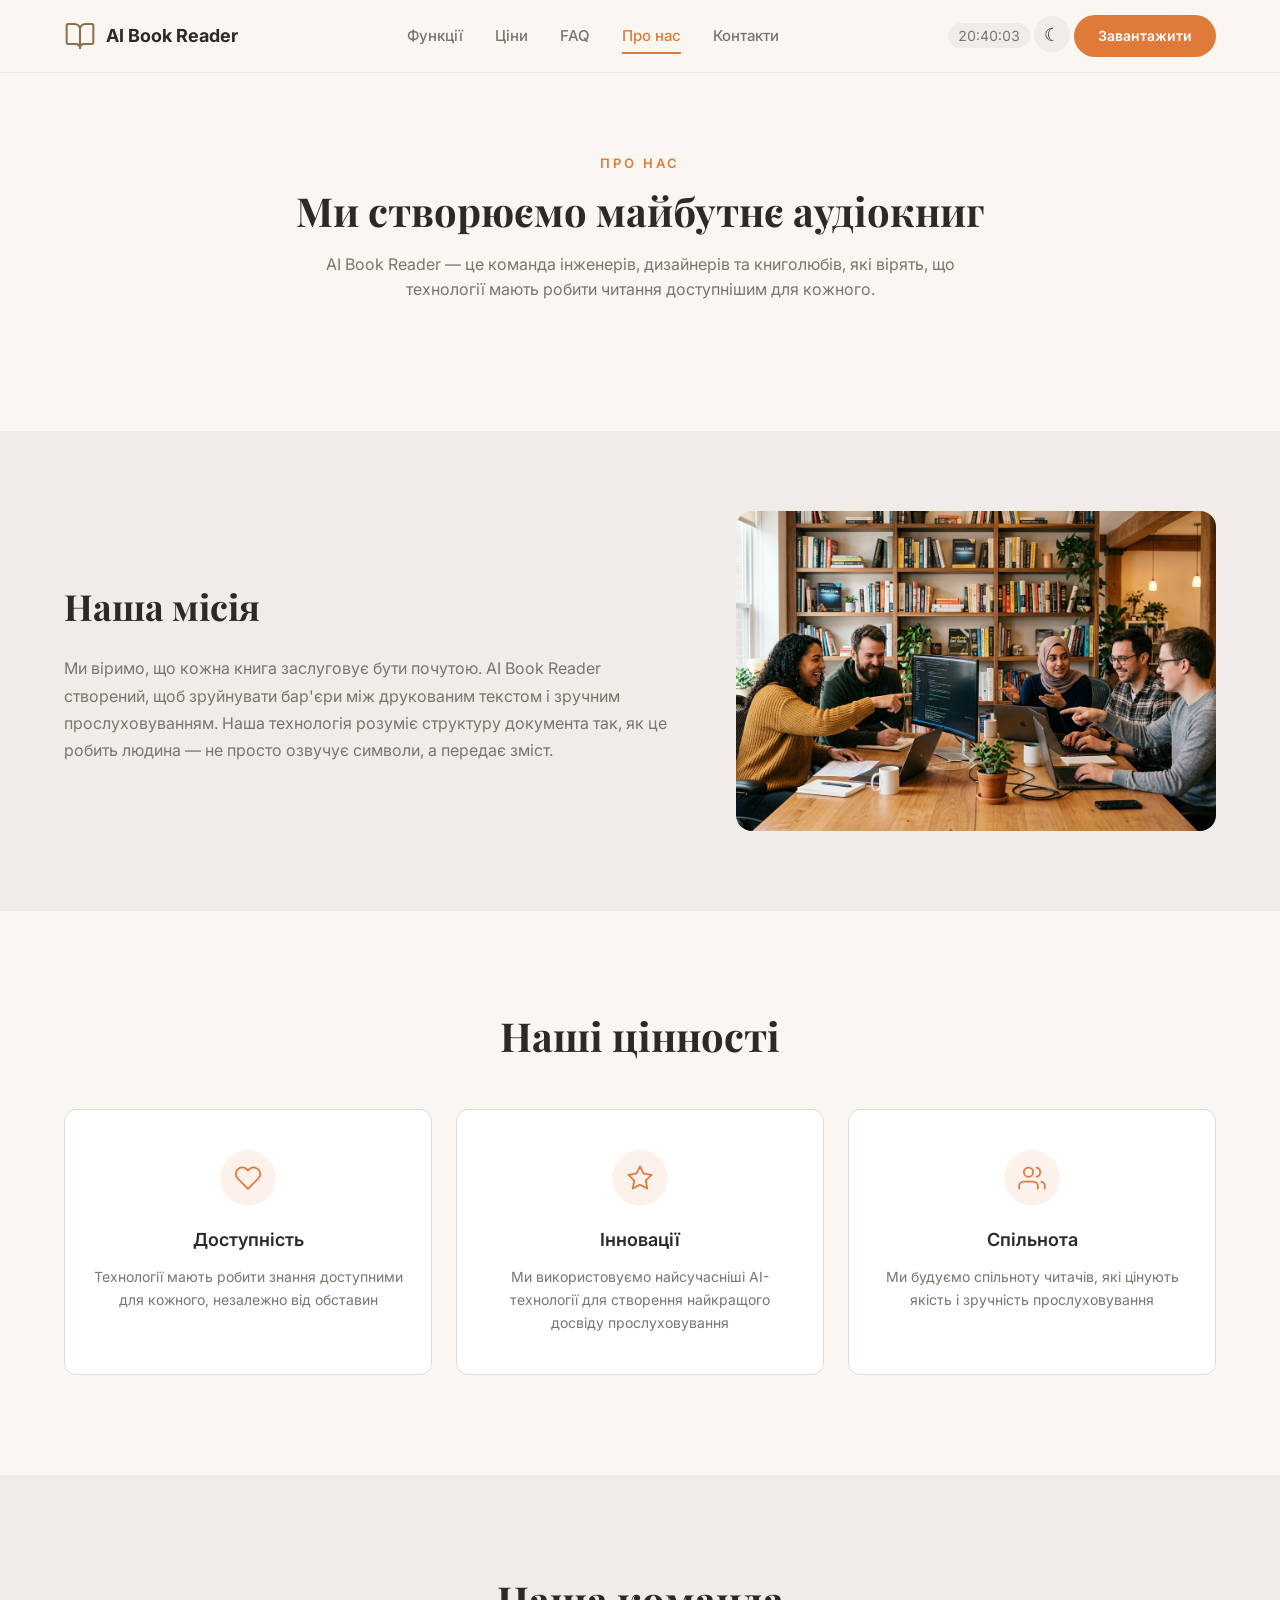
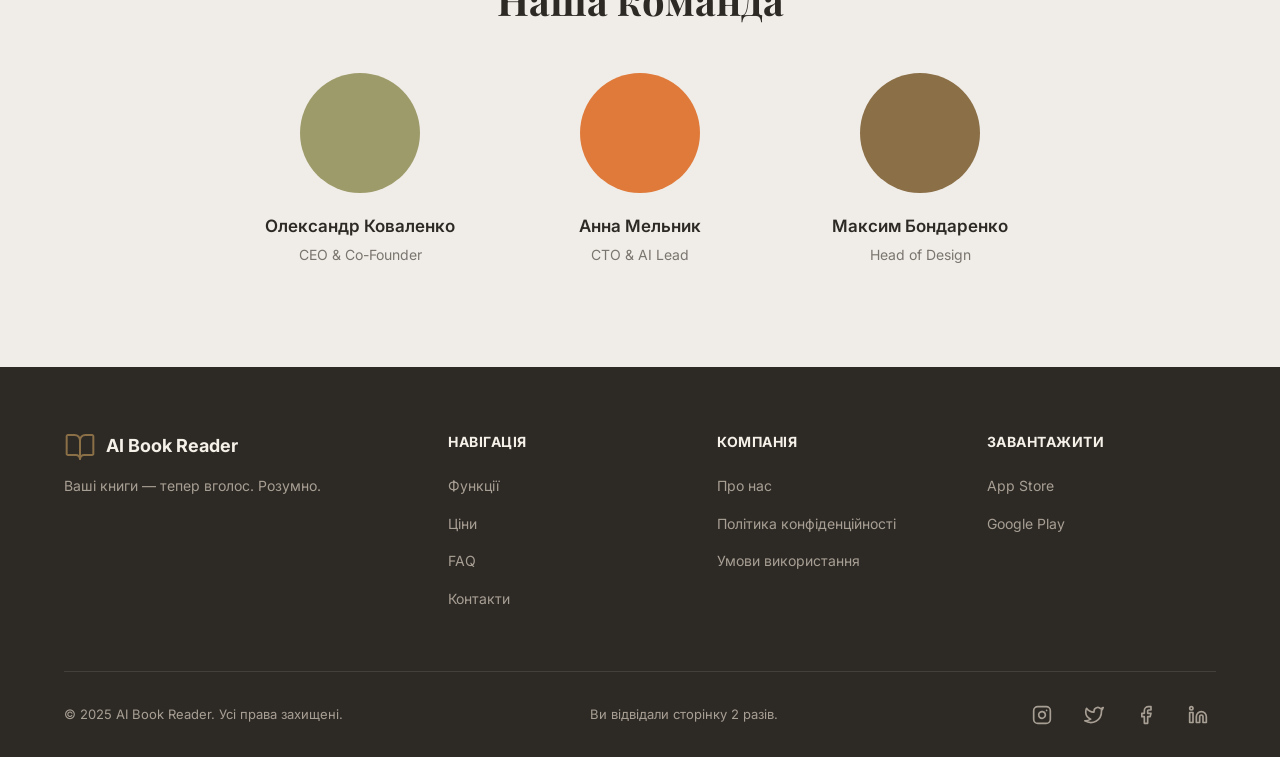
<file: docs/about.html>
<!doctype html>
<html lang="uk">
  <head>
    <meta charset="UTF-8" />
    <meta name="viewport" content="width=device-width, initial-scale=1.0" />
    <meta
      name="description"
      content="Про команду AI Book Reader — інженери, дизайнери та книголюби, які створюють майбутнє аудіокниг."
    />
    <title>Про нас — AI Book Reader</title>
    <link rel="stylesheet" href="css/style.css" />
  </head>
  <body>
    <!-- ========== HEADER ========== -->
    <header class="header" id="header">
      <div class="container">
        <a href="index.html" class="logo">
          <span class="logo-icon">
            <img src="images/logo.svg" alt="" width="32" height="32" />
          </span>
          AI Book Reader
        </a>

        <nav class="nav-menu" id="navMenu" aria-label="Головна навігація">
          <a href="index.html#features">Функції</a>
          <a href="index.html#pricing">Ціни</a>
          <a href="index.html#faq">FAQ</a>
          <a href="about.html" class="active">Про нас</a>
          <a href="contacts.html">Контакти</a>
        </nav>

        <div class="header-cta">
          <span id="clock" class="header-clock" aria-label="Поточний час"></span>
          <button id="themeToggle" class="theme-toggle" type="button" aria-label="Темна тема">
            ☾
          </button>
          <a href="index.html#hero" class="btn btn-primary">Завантажити</a>
        </div>

        <button class="burger" id="burger" aria-label="Відкрити меню" aria-expanded="false">
          <span></span>
          <span></span>
          <span></span>
        </button>
      </div>
    </header>

    <main>
      <!-- ========== ABOUT HERO ========== -->
      <section class="about-hero">
        <div class="container">
          <span class="section-label">Про нас</span>
          <h1 class="section-title">Ми створюємо майбутнє аудіокниг</h1>
          <p class="section-subtitle">
            AI Book Reader — це команда інженерів, дизайнерів та книголюбів, які вірять, що
            технології мають робити читання доступнішим для кожного.
          </p>
        </div>
      </section>

      <!-- ========== MISSION ========== -->
      <section class="mission">
        <div class="container">
          <div class="mission-content">
            <h2>Наша місія</h2>
            <p>
              Ми віримо, що кожна книга заслуговує бути почутою. AI Book Reader створений, щоб
              зруйнувати бар'єри між друкованим текстом і зручним прослуховуванням. Наша технологія
              розуміє структуру документа так, як це робить людина — не просто озвучує символи, а
              передає зміст.
            </p>
          </div>
          <div class="mission-image">
            <img
              src="images/mission-team.png"
              alt="Команда AI Book Reader працює разом в офісі"
              width="480"
              height="320"
              loading="lazy"
            />
          </div>
        </div>
      </section>

      <!-- ========== VALUES ========== -->
      <section class="values">
        <div class="container">
          <h2 class="section-title">Наші цінності</h2>

          <div class="values-grid">
            <!-- Value 1 -->
            <article class="value-card">
              <div class="value-icon">
                <svg viewBox="0 0 24 24">
                  <path
                    d="M20.84 4.61a5.5 5.5 0 0 0-7.78 0L12 5.67l-1.06-1.06a5.5 5.5 0 0 0-7.78 7.78l1.06 1.06L12 21.23l7.78-7.78 1.06-1.06a5.5 5.5 0 0 0 0-7.78z"
                  />
                </svg>
              </div>
              <h3>Доступність</h3>
              <p>Технології мають робити знання доступними для кожного, незалежно від обставин</p>
            </article>

            <!-- Value 2 -->
            <article class="value-card">
              <div class="value-icon">
                <svg viewBox="0 0 24 24">
                  <polygon
                    points="12 2 15.09 8.26 22 9.27 17 14.14 18.18 21.02 12 17.77 5.82 21.02 7 14.14 2 9.27 8.91 8.26 12 2"
                  />
                </svg>
              </div>
              <h3>Інновації</h3>
              <p>
                Ми використовуємо найсучасніші AI-технології для створення найкращого досвіду
                прослуховування
              </p>
            </article>

            <!-- Value 3 -->
            <article class="value-card">
              <div class="value-icon">
                <svg viewBox="0 0 24 24">
                  <path d="M17 21v-2a4 4 0 0 0-4-4H5a4 4 0 0 0-4 4v2" />
                  <circle cx="9" cy="7" r="4" />
                  <path d="M23 21v-2a4 4 0 0 0-3-3.87" />
                  <path d="M16 3.13a4 4 0 0 1 0 7.75" />
                </svg>
              </div>
              <h3>Спільнота</h3>
              <p>Ми будуємо спільноту читачів, які цінують якість і зручність прослуховування</p>
            </article>
          </div>
        </div>
      </section>

      <!-- ========== TEAM ========== -->
      <section class="team">
        <div class="container">
          <h2 class="section-title">Наша команда</h2>

          <div class="team-grid">
            <div class="team-member">
              <div class="team-avatar olive" aria-hidden="true"></div>
              <h3>Олександр Коваленко</h3>
              <p>CEO & Co-Founder</p>
            </div>
            <div class="team-member">
              <div class="team-avatar orange" aria-hidden="true"></div>
              <h3>Анна Мельник</h3>
              <p>CTO & AI Lead</p>
            </div>
            <div class="team-member">
              <div class="team-avatar brown" aria-hidden="true"></div>
              <h3>Максим Бондаренко</h3>
              <p>Head of Design</p>
            </div>
          </div>
        </div>
      </section>
    </main>

    <!-- ========== FOOTER ========== -->
    <footer class="footer">
      <div class="container">
        <div class="footer-main">
          <div class="footer-brand">
            <a href="index.html" class="logo">
              <span class="logo-icon">
                <img src="images/logo.svg" alt="" width="32" height="32" />
              </span>
              AI Book Reader
            </a>
            <p class="footer-tagline">Ваші книги — тепер вголос. Розумно.</p>
          </div>

          <div>
            <h4 class="footer-heading">Навігація</h4>
            <ul class="footer-links">
              <li><a href="index.html#features">Функції</a></li>
              <li><a href="index.html#pricing">Ціни</a></li>
              <li><a href="index.html#faq">FAQ</a></li>
              <li><a href="contacts.html">Контакти</a></li>
            </ul>
          </div>

          <div>
            <h4 class="footer-heading">Компанія</h4>
            <ul class="footer-links">
              <li><a href="about.html">Про нас</a></li>
              <li><a href="#">Політика конфіденційності</a></li>
              <li><a href="#">Умови використання</a></li>
            </ul>
          </div>

          <div>
            <h4 class="footer-heading">Завантажити</h4>
            <ul class="footer-links">
              <li><a href="#">App Store</a></li>
              <li><a href="#">Google Play</a></li>
            </ul>
          </div>
        </div>

        <div class="footer-bottom">
          <p class="footer-copyright">&copy; 2025 AI Book Reader. Усі права захищені.</p>
          <p id="visitCounter" class="visit-counter"></p>
          <div class="footer-socials">
            <a href="#" aria-label="Instagram">
              <svg
                viewBox="0 0 24 24"
                fill="none"
                stroke="currentColor"
                stroke-width="2"
                stroke-linecap="round"
                stroke-linejoin="round"
              >
                <rect x="2" y="2" width="20" height="20" rx="5" ry="5" />
                <path d="M16 11.37A4 4 0 1 1 12.63 8 4 4 0 0 1 16 11.37z" />
                <line x1="17.5" y1="6.5" x2="17.51" y2="6.5" />
              </svg>
            </a>
            <a href="#" aria-label="Twitter">
              <svg
                viewBox="0 0 24 24"
                fill="none"
                stroke="currentColor"
                stroke-width="2"
                stroke-linecap="round"
                stroke-linejoin="round"
              >
                <path
                  d="M23 3a10.9 10.9 0 0 1-3.14 1.53 4.48 4.48 0 0 0-7.86 3v1A10.66 10.66 0 0 1 3 4s-4 9 5 13a11.64 11.64 0 0 1-7 2c9 5 20 0 20-11.5a4.5 4.5 0 0 0-.08-.83A7.72 7.72 0 0 0 23 3z"
                />
              </svg>
            </a>
            <a href="#" aria-label="Facebook">
              <svg
                viewBox="0 0 24 24"
                fill="none"
                stroke="currentColor"
                stroke-width="2"
                stroke-linecap="round"
                stroke-linejoin="round"
              >
                <path d="M18 2h-3a5 5 0 0 0-5 5v3H7v4h3v8h4v-8h3l1-4h-4V7a1 1 0 0 1 1-1h3z" />
              </svg>
            </a>
            <a href="#" aria-label="LinkedIn">
              <svg
                viewBox="0 0 24 24"
                fill="none"
                stroke="currentColor"
                stroke-width="2"
                stroke-linecap="round"
                stroke-linejoin="round"
              >
                <path
                  d="M16 8a6 6 0 0 1 6 6v7h-4v-7a2 2 0 0 0-2-2 2 2 0 0 0-2 2v7h-4v-7a6 6 0 0 1 6-6z"
                />
                <rect x="2" y="9" width="4" height="12" />
                <circle cx="4" cy="4" r="2" />
              </svg>
            </a>
          </div>
        </div>
      </div>
    </footer>

    <script>
      // Header scroll effect
      window.addEventListener("scroll", () => {
        const header = document.getElementById("header");
        header.classList.toggle("scrolled", window.scrollY > 10);
      });
    </script>
    <script src="js/main.js" defer></script>
  </body>
</html>
</file>
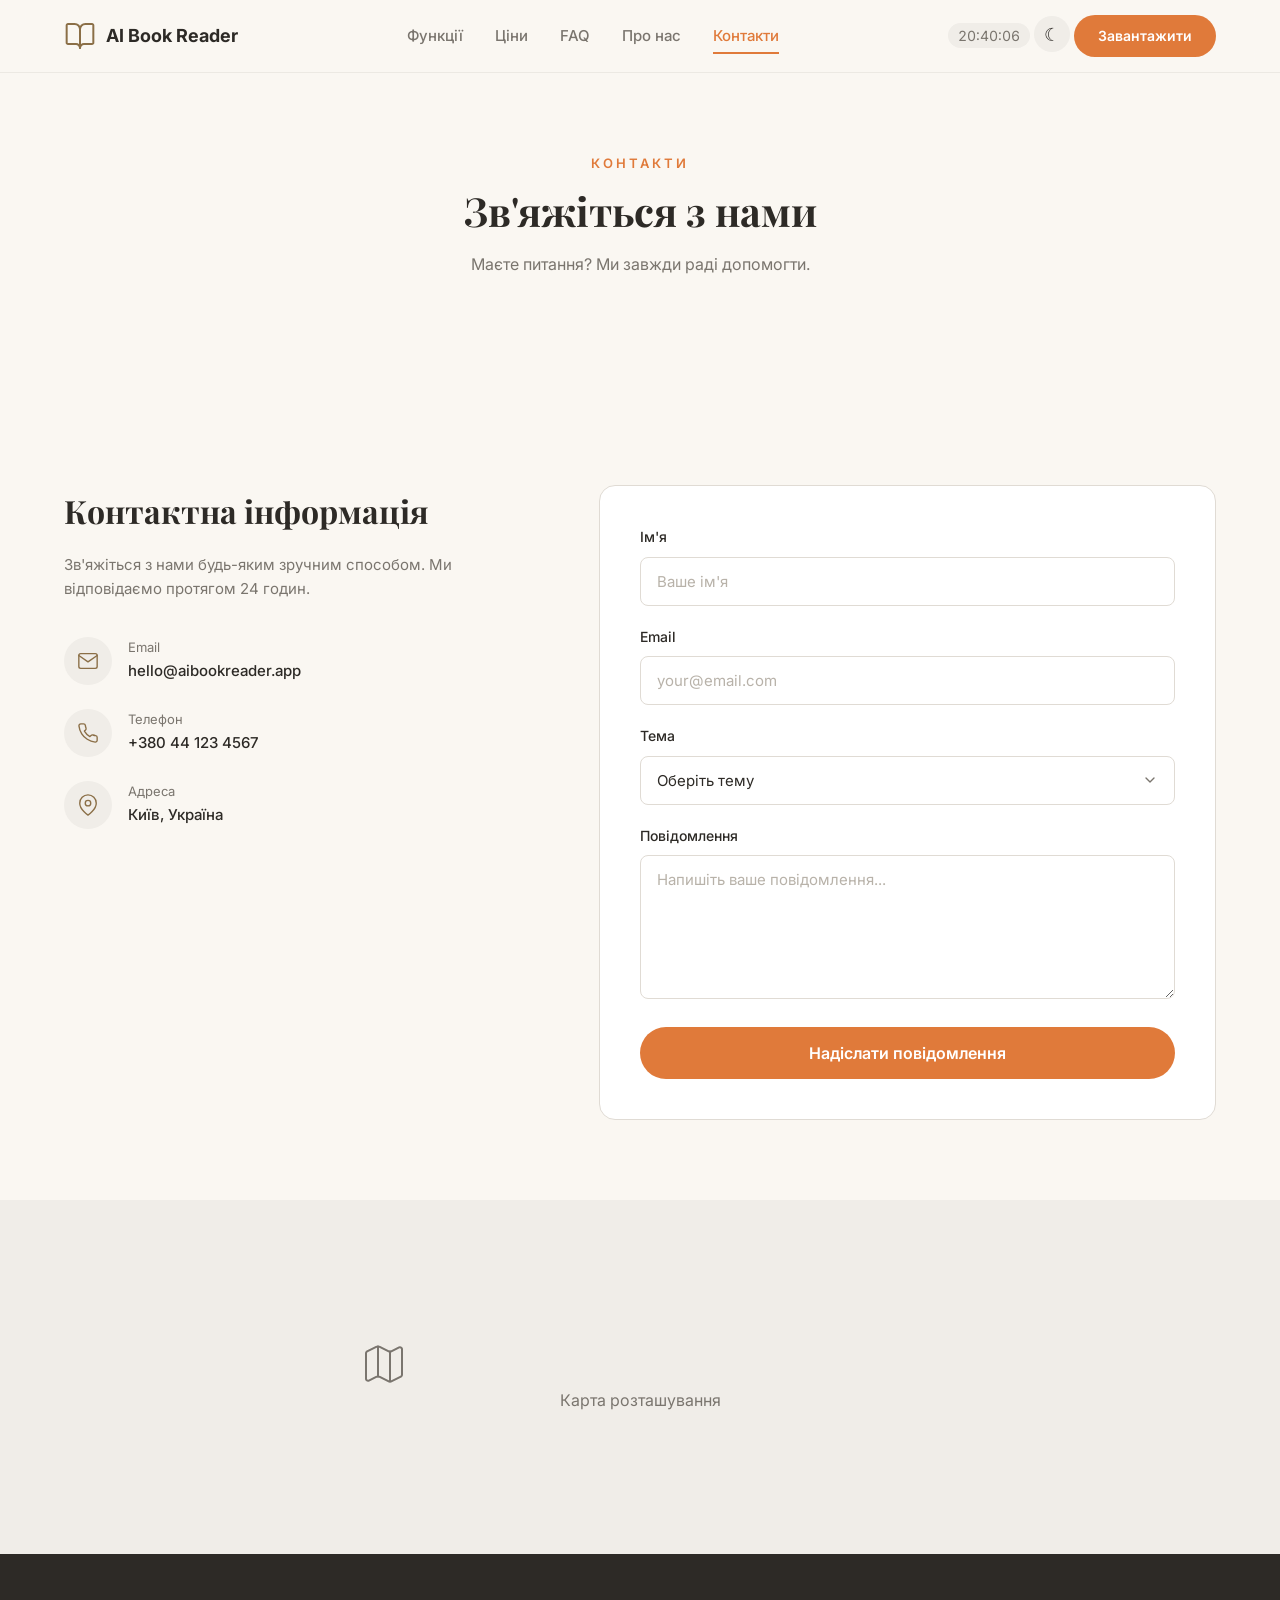
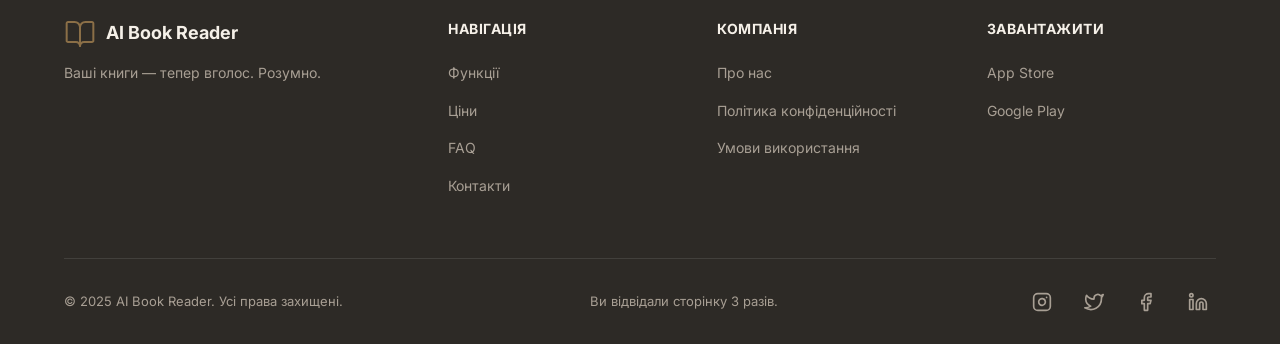
<file: docs/contacts.html>
<!doctype html>
<html lang="uk">
  <head>
    <meta charset="UTF-8" />
    <meta name="viewport" content="width=device-width, initial-scale=1.0" />
    <meta
      name="description"
      content="Зв'яжіться з командою AI Book Reader — ми завжди раді допомогти."
    />
    <title>Контакти — AI Book Reader</title>
    <link rel="stylesheet" href="css/style.css" />
  </head>
  <body>
    <!-- ========== HEADER ========== -->
    <header class="header" id="header">
      <div class="container">
        <a href="index.html" class="logo">
          <span class="logo-icon">
            <img src="images/logo.svg" alt="" width="32" height="32" />
          </span>
          AI Book Reader
        </a>

        <nav class="nav-menu" id="navMenu" aria-label="Головна навігація">
          <a href="index.html#features">Функції</a>
          <a href="index.html#pricing">Ціни</a>
          <a href="index.html#faq">FAQ</a>
          <a href="about.html">Про нас</a>
          <a href="contacts.html" class="active">Контакти</a>
        </nav>

        <div class="header-cta">
          <span id="clock" class="header-clock" aria-label="Поточний час"></span>
          <button id="themeToggle" class="theme-toggle" type="button" aria-label="Темна тема">
            ☾
          </button>
          <a href="index.html#hero" class="btn btn-primary">Завантажити</a>
        </div>

        <button class="burger" id="burger" aria-label="Відкрити меню" aria-expanded="false">
          <span></span>
          <span></span>
          <span></span>
        </button>
      </div>
    </header>

    <main>
      <!-- ========== CONTACTS HERO ========== -->
      <section class="contacts-hero">
        <div class="container">
          <span class="section-label">Контакти</span>
          <h1 class="section-title">Зв'яжіться з нами</h1>
          <p class="section-subtitle">Маєте питання? Ми завжди раді допомогти.</p>
        </div>
      </section>

      <!-- ========== CONTACTS MAIN ========== -->
      <section class="contacts-main">
        <div class="container">
          <div class="contacts-info">
            <h2>Контактна інформація</h2>
            <p>Зв'яжіться з нами будь-яким зручним способом. Ми відповідаємо протягом 24 годин.</p>

            <div class="contacts-list">
              <!-- Email -->
              <div class="contact-item">
                <div class="contact-item-icon">
                  <svg viewBox="0 0 24 24">
                    <path
                      d="M4 4h16c1.1 0 2 .9 2 2v12c0 1.1-.9 2-2 2H4c-1.1 0-2-.9-2-2V6c0-1.1.9-2 2-2z"
                    />
                    <polyline points="22,6 12,13 2,6" />
                  </svg>
                </div>
                <div>
                  <p class="contact-item-label">Email</p>
                  <p class="contact-item-value">hello@aibookreader.app</p>
                </div>
              </div>

              <!-- Phone -->
              <div class="contact-item">
                <div class="contact-item-icon">
                  <svg viewBox="0 0 24 24">
                    <path
                      d="M22 16.92v3a2 2 0 0 1-2.18 2 19.79 19.79 0 0 1-8.63-3.07 19.5 19.5 0 0 1-6-6 19.79 19.79 0 0 1-3.07-8.67A2 2 0 0 1 4.11 2h3a2 2 0 0 1 2 1.72 12.84 12.84 0 0 0 .7 2.81 2 2 0 0 1-.45 2.11L8.09 9.91a16 16 0 0 0 6 6l1.27-1.27a2 2 0 0 1 2.11-.45 12.84 12.84 0 0 0 2.81.7A2 2 0 0 1 22 16.92z"
                    />
                  </svg>
                </div>
                <div>
                  <p class="contact-item-label">Телефон</p>
                  <p class="contact-item-value">+380 44 123 4567</p>
                </div>
              </div>

              <!-- Address -->
              <div class="contact-item">
                <div class="contact-item-icon">
                  <svg viewBox="0 0 24 24">
                    <path d="M21 10c0 7-9 13-9 13s-9-6-9-13a9 9 0 0 1 18 0z" />
                    <circle cx="12" cy="10" r="3" />
                  </svg>
                </div>
                <div>
                  <p class="contact-item-label">Адреса</p>
                  <p class="contact-item-value">Київ, Україна</p>
                </div>
              </div>
            </div>
          </div>

          <!-- Contact Form -->
          <div class="contacts-form-card">
            <form class="contact-form" action="#" method="post" novalidate>
              <div class="form-group">
                <label for="contact-name">Ім'я</label>
                <input type="text" id="contact-name" name="name" placeholder="Ваше ім'я" required />
              </div>
              <div class="form-group">
                <label for="contact-email">Email</label>
                <input
                  type="email"
                  id="contact-email"
                  name="email"
                  placeholder="your@email.com"
                  required
                />
              </div>
              <div class="form-group">
                <label for="contact-topic">Тема</label>
                <select id="contact-topic" name="topic" required>
                  <option value="" disabled selected>Оберіть тему</option>
                  <option value="feedback">Відгук</option>
                  <option value="bug">Помилка</option>
                  <option value="suggestion">Пропозиція</option>
                  <option value="other">Інше</option>
                </select>
              </div>
              <div class="form-group">
                <label for="contact-message">Повідомлення</label>
                <textarea
                  id="contact-message"
                  name="message"
                  placeholder="Напишіть ваше повідомлення..."
                  rows="6"
                  required
                  minlength="10"
                ></textarea>
              </div>
              <button type="submit" class="btn btn-primary btn-large btn-full">
                Надіслати повідомлення
              </button>
            </form>
          </div>
        </div>
      </section>

      <!-- ========== MAP PLACEHOLDER ========== -->
      <section class="map-section">
        <div class="container">
          <div class="map-placeholder">
            <img src="images/map.svg" alt="Карта" width="48" height="48" />
            <p>Карта розташування</p>
          </div>
        </div>
      </section>
    </main>

    <!-- ========== FOOTER ========== -->
    <footer class="footer">
      <div class="container">
        <div class="footer-main">
          <div class="footer-brand">
            <a href="index.html" class="logo">
              <span class="logo-icon">
                <img src="images/logo.svg" alt="" width="32" height="32" />
              </span>
              AI Book Reader
            </a>
            <p class="footer-tagline">Ваші книги — тепер вголос. Розумно.</p>
          </div>

          <div>
            <h4 class="footer-heading">Навігація</h4>
            <ul class="footer-links">
              <li><a href="index.html#features">Функції</a></li>
              <li><a href="index.html#pricing">Ціни</a></li>
              <li><a href="index.html#faq">FAQ</a></li>
              <li><a href="contacts.html">Контакти</a></li>
            </ul>
          </div>

          <div>
            <h4 class="footer-heading">Компанія</h4>
            <ul class="footer-links">
              <li><a href="about.html">Про нас</a></li>
              <li><a href="#">Політика конфіденційності</a></li>
              <li><a href="#">Умови використання</a></li>
            </ul>
          </div>

          <div>
            <h4 class="footer-heading">Завантажити</h4>
            <ul class="footer-links">
              <li><a href="#">App Store</a></li>
              <li><a href="#">Google Play</a></li>
            </ul>
          </div>
        </div>

        <div class="footer-bottom">
          <p class="footer-copyright">&copy; 2025 AI Book Reader. Усі права захищені.</p>
          <p id="visitCounter" class="visit-counter"></p>
          <div class="footer-socials">
            <a href="#" aria-label="Instagram">
              <svg
                viewBox="0 0 24 24"
                fill="none"
                stroke="currentColor"
                stroke-width="2"
                stroke-linecap="round"
                stroke-linejoin="round"
              >
                <rect x="2" y="2" width="20" height="20" rx="5" ry="5" />
                <path d="M16 11.37A4 4 0 1 1 12.63 8 4 4 0 0 1 16 11.37z" />
                <line x1="17.5" y1="6.5" x2="17.51" y2="6.5" />
              </svg>
            </a>
            <a href="#" aria-label="Twitter">
              <svg
                viewBox="0 0 24 24"
                fill="none"
                stroke="currentColor"
                stroke-width="2"
                stroke-linecap="round"
                stroke-linejoin="round"
              >
                <path
                  d="M23 3a10.9 10.9 0 0 1-3.14 1.53 4.48 4.48 0 0 0-7.86 3v1A10.66 10.66 0 0 1 3 4s-4 9 5 13a11.64 11.64 0 0 1-7 2c9 5 20 0 20-11.5a4.5 4.5 0 0 0-.08-.83A7.72 7.72 0 0 0 23 3z"
                />
              </svg>
            </a>
            <a href="#" aria-label="Facebook">
              <svg
                viewBox="0 0 24 24"
                fill="none"
                stroke="currentColor"
                stroke-width="2"
                stroke-linecap="round"
                stroke-linejoin="round"
              >
                <path d="M18 2h-3a5 5 0 0 0-5 5v3H7v4h3v8h4v-8h3l1-4h-4V7a1 1 0 0 1 1-1h3z" />
              </svg>
            </a>
            <a href="#" aria-label="LinkedIn">
              <svg
                viewBox="0 0 24 24"
                fill="none"
                stroke="currentColor"
                stroke-width="2"
                stroke-linecap="round"
                stroke-linejoin="round"
              >
                <path
                  d="M16 8a6 6 0 0 1 6 6v7h-4v-7a2 2 0 0 0-2-2 2 2 0 0 0-2 2v7h-4v-7a6 6 0 0 1 6-6z"
                />
                <rect x="2" y="9" width="4" height="12" />
                <circle cx="4" cy="4" r="2" />
              </svg>
            </a>
          </div>
        </div>
      </div>
    </footer>

    <script>
      // Header scroll effect
      window.addEventListener("scroll", () => {
        const header = document.getElementById("header");
        header.classList.toggle("scrolled", window.scrollY > 10);
      });
    </script>
    <script src="js/main.js" defer></script>
  </body>
</html>
</file>
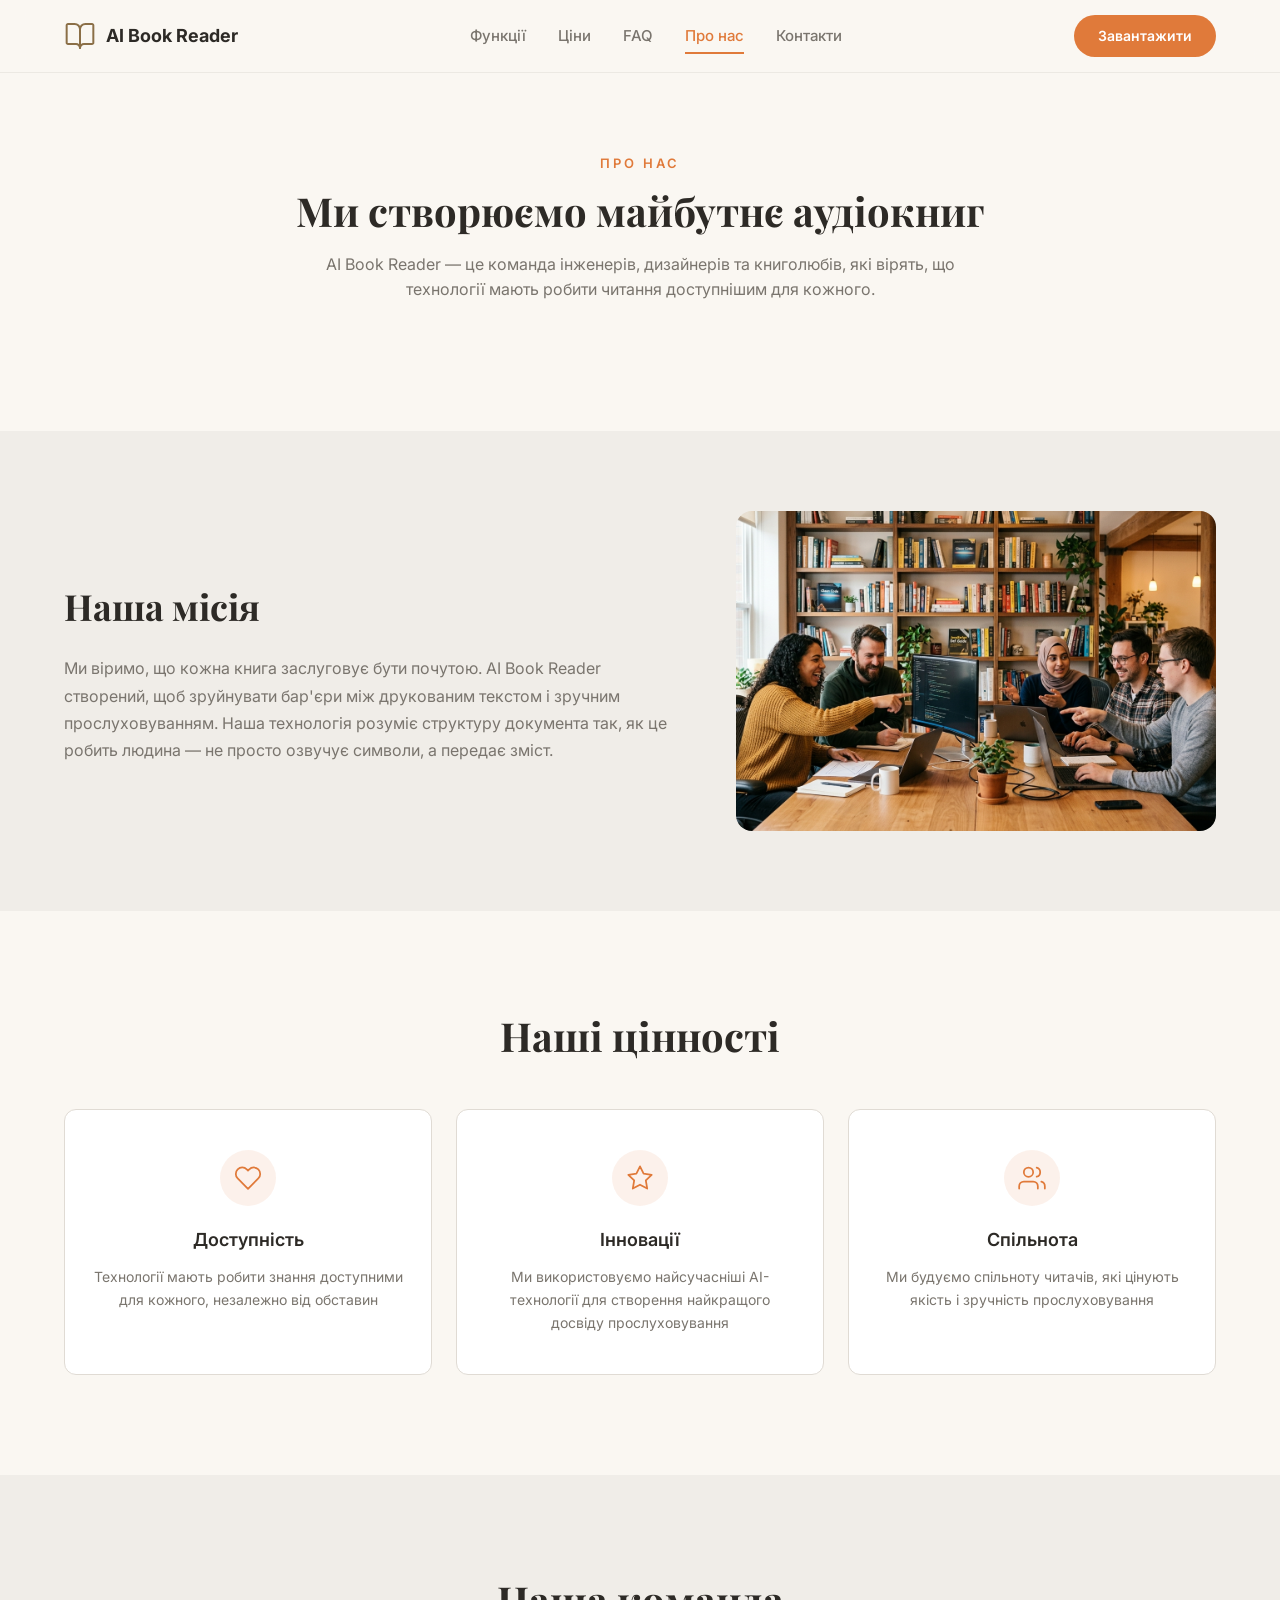
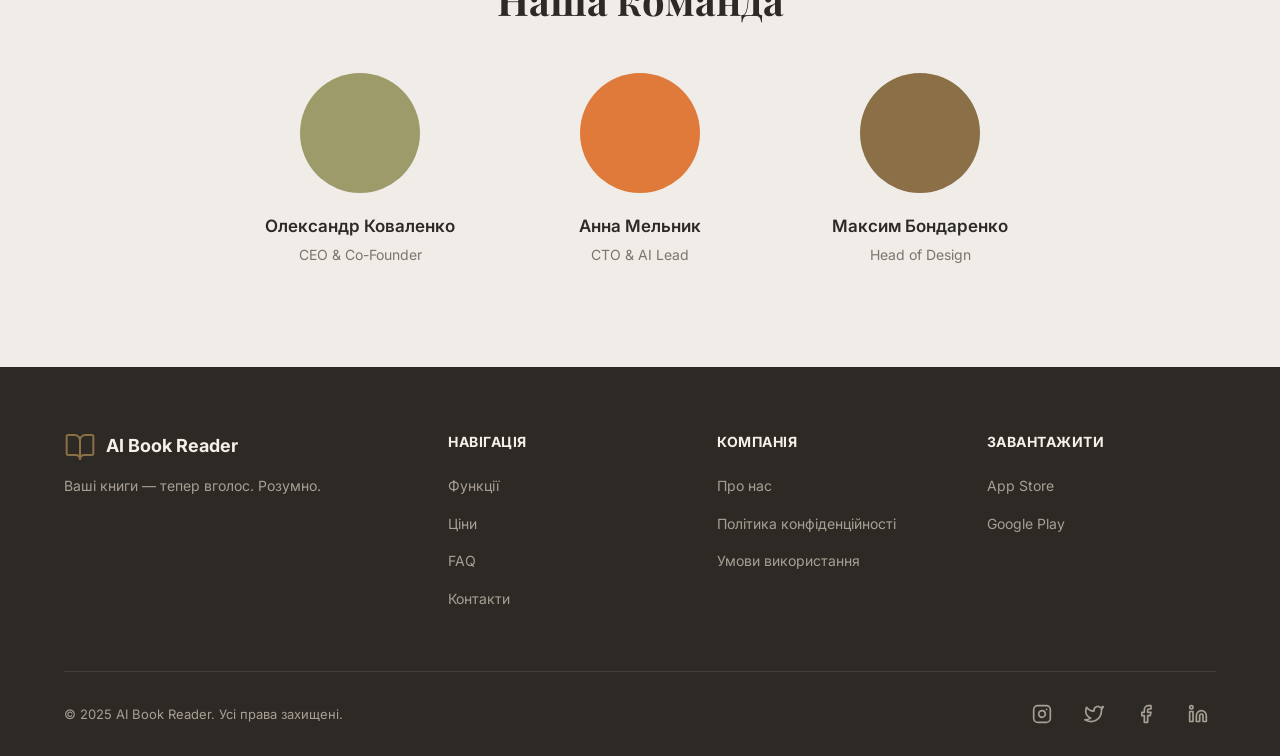
<file: src/about.html>
<!doctype html>
<html lang="uk">
  <head>
    <meta charset="UTF-8" />
    <meta name="viewport" content="width=device-width, initial-scale=1.0" />
    <meta
      name="description"
      content="Про команду AI Book Reader — інженери, дизайнери та книголюби, які створюють майбутнє аудіокниг."
    />
    <title>Про нас — AI Book Reader</title>
    <link rel="stylesheet" href="css/style.css" />
  </head>
  <body>
    <!-- ========== HEADER ========== -->
    <header class="header" id="header">
      <div class="container">
        <a href="index.html" class="logo">
          <span class="logo-icon">
            <img src="images/logo.svg" alt="" width="32" height="32" />
          </span>
          AI Book Reader
        </a>

        <nav class="nav-menu" id="navMenu" aria-label="Головна навігація">
          <a href="index.html#features">Функції</a>
          <a href="index.html#pricing">Ціни</a>
          <a href="index.html#faq">FAQ</a>
          <a href="about.html" class="active">Про нас</a>
          <a href="contacts.html">Контакти</a>
        </nav>

        <div class="header-cta">
          <a href="index.html#hero" class="btn btn-primary">Завантажити</a>
        </div>

        <button class="burger" id="burger" aria-label="Відкрити меню" aria-expanded="false">
          <span></span>
          <span></span>
          <span></span>
        </button>
      </div>
    </header>

    <main>
      <!-- ========== ABOUT HERO ========== -->
      <section class="about-hero">
        <div class="container">
          <span class="section-label">Про нас</span>
          <h1 class="section-title">Ми створюємо майбутнє аудіокниг</h1>
          <p class="section-subtitle">
            AI Book Reader — це команда інженерів, дизайнерів та книголюбів, які вірять, що
            технології мають робити читання доступнішим для кожного.
          </p>
        </div>
      </section>

      <!-- ========== MISSION ========== -->
      <section class="mission">
        <div class="container">
          <div class="mission-content">
            <h2>Наша місія</h2>
            <p>
              Ми віримо, що кожна книга заслуговує бути почутою. AI Book Reader створений, щоб
              зруйнувати бар'єри між друкованим текстом і зручним прослуховуванням. Наша технологія
              розуміє структуру документа так, як це робить людина — не просто озвучує символи, а
              передає зміст.
            </p>
          </div>
          <div class="mission-image">
            <img
              src="images/mission-team.png"
              alt="Команда AI Book Reader працює разом в офісі"
              width="480"
              height="320"
              loading="lazy"
            />
          </div>
        </div>
      </section>

      <!-- ========== VALUES ========== -->
      <section class="values">
        <div class="container">
          <h2 class="section-title">Наші цінності</h2>

          <div class="values-grid">
            <!-- Value 1 -->
            <article class="value-card">
              <div class="value-icon">
                <svg viewBox="0 0 24 24">
                  <path
                    d="M20.84 4.61a5.5 5.5 0 0 0-7.78 0L12 5.67l-1.06-1.06a5.5 5.5 0 0 0-7.78 7.78l1.06 1.06L12 21.23l7.78-7.78 1.06-1.06a5.5 5.5 0 0 0 0-7.78z"
                  />
                </svg>
              </div>
              <h3>Доступність</h3>
              <p>Технології мають робити знання доступними для кожного, незалежно від обставин</p>
            </article>

            <!-- Value 2 -->
            <article class="value-card">
              <div class="value-icon">
                <svg viewBox="0 0 24 24">
                  <polygon
                    points="12 2 15.09 8.26 22 9.27 17 14.14 18.18 21.02 12 17.77 5.82 21.02 7 14.14 2 9.27 8.91 8.26 12 2"
                  />
                </svg>
              </div>
              <h3>Інновації</h3>
              <p>
                Ми використовуємо найсучасніші AI-технології для створення найкращого досвіду
                прослуховування
              </p>
            </article>

            <!-- Value 3 -->
            <article class="value-card">
              <div class="value-icon">
                <svg viewBox="0 0 24 24">
                  <path d="M17 21v-2a4 4 0 0 0-4-4H5a4 4 0 0 0-4 4v2" />
                  <circle cx="9" cy="7" r="4" />
                  <path d="M23 21v-2a4 4 0 0 0-3-3.87" />
                  <path d="M16 3.13a4 4 0 0 1 0 7.75" />
                </svg>
              </div>
              <h3>Спільнота</h3>
              <p>Ми будуємо спільноту читачів, які цінують якість і зручність прослуховування</p>
            </article>
          </div>
        </div>
      </section>

      <!-- ========== TEAM ========== -->
      <section class="team">
        <div class="container">
          <h2 class="section-title">Наша команда</h2>

          <div class="team-grid">
            <div class="team-member">
              <div class="team-avatar olive" aria-hidden="true"></div>
              <h3>Олександр Коваленко</h3>
              <p>CEO & Co-Founder</p>
            </div>
            <div class="team-member">
              <div class="team-avatar orange" aria-hidden="true"></div>
              <h3>Анна Мельник</h3>
              <p>CTO & AI Lead</p>
            </div>
            <div class="team-member">
              <div class="team-avatar brown" aria-hidden="true"></div>
              <h3>Максим Бондаренко</h3>
              <p>Head of Design</p>
            </div>
          </div>
        </div>
      </section>
    </main>

    <!-- ========== FOOTER ========== -->
    <footer class="footer">
      <div class="container">
        <div class="footer-main">
          <div class="footer-brand">
            <a href="index.html" class="logo">
              <span class="logo-icon">
                <img src="images/logo.svg" alt="" width="32" height="32" />
              </span>
              AI Book Reader
            </a>
            <p class="footer-tagline">Ваші книги — тепер вголос. Розумно.</p>
          </div>

          <div>
            <h4 class="footer-heading">Навігація</h4>
            <ul class="footer-links">
              <li><a href="index.html#features">Функції</a></li>
              <li><a href="index.html#pricing">Ціни</a></li>
              <li><a href="index.html#faq">FAQ</a></li>
              <li><a href="contacts.html">Контакти</a></li>
            </ul>
          </div>

          <div>
            <h4 class="footer-heading">Компанія</h4>
            <ul class="footer-links">
              <li><a href="about.html">Про нас</a></li>
              <li><a href="#">Політика конфіденційності</a></li>
              <li><a href="#">Умови використання</a></li>
            </ul>
          </div>

          <div>
            <h4 class="footer-heading">Завантажити</h4>
            <ul class="footer-links">
              <li><a href="#">App Store</a></li>
              <li><a href="#">Google Play</a></li>
            </ul>
          </div>
        </div>

        <div class="footer-bottom">
          <p class="footer-copyright">&copy; 2025 AI Book Reader. Усі права захищені.</p>
          <div class="footer-socials">
            <a href="#" aria-label="Instagram">
              <svg
                viewBox="0 0 24 24"
                fill="none"
                stroke="currentColor"
                stroke-width="2"
                stroke-linecap="round"
                stroke-linejoin="round"
              >
                <rect x="2" y="2" width="20" height="20" rx="5" ry="5" />
                <path d="M16 11.37A4 4 0 1 1 12.63 8 4 4 0 0 1 16 11.37z" />
                <line x1="17.5" y1="6.5" x2="17.51" y2="6.5" />
              </svg>
            </a>
            <a href="#" aria-label="Twitter">
              <svg
                viewBox="0 0 24 24"
                fill="none"
                stroke="currentColor"
                stroke-width="2"
                stroke-linecap="round"
                stroke-linejoin="round"
              >
                <path
                  d="M23 3a10.9 10.9 0 0 1-3.14 1.53 4.48 4.48 0 0 0-7.86 3v1A10.66 10.66 0 0 1 3 4s-4 9 5 13a11.64 11.64 0 0 1-7 2c9 5 20 0 20-11.5a4.5 4.5 0 0 0-.08-.83A7.72 7.72 0 0 0 23 3z"
                />
              </svg>
            </a>
            <a href="#" aria-label="Facebook">
              <svg
                viewBox="0 0 24 24"
                fill="none"
                stroke="currentColor"
                stroke-width="2"
                stroke-linecap="round"
                stroke-linejoin="round"
              >
                <path d="M18 2h-3a5 5 0 0 0-5 5v3H7v4h3v8h4v-8h3l1-4h-4V7a1 1 0 0 1 1-1h3z" />
              </svg>
            </a>
            <a href="#" aria-label="LinkedIn">
              <svg
                viewBox="0 0 24 24"
                fill="none"
                stroke="currentColor"
                stroke-width="2"
                stroke-linecap="round"
                stroke-linejoin="round"
              >
                <path
                  d="M16 8a6 6 0 0 1 6 6v7h-4v-7a2 2 0 0 0-2-2 2 2 0 0 0-2 2v7h-4v-7a6 6 0 0 1 6-6z"
                />
                <rect x="2" y="9" width="4" height="12" />
                <circle cx="4" cy="4" r="2" />
              </svg>
            </a>
          </div>
        </div>
      </div>
    </footer>

    <script>
      // Burger menu toggle
      const burger = document.getElementById("burger");
      const navMenu = document.getElementById("navMenu");

      burger.addEventListener("click", () => {
        burger.classList.toggle("active");
        navMenu.classList.toggle("open");
        const expanded = burger.getAttribute("aria-expanded") === "true";
        burger.setAttribute("aria-expanded", !expanded);
      });

      navMenu.querySelectorAll("a").forEach((link) => {
        link.addEventListener("click", () => {
          burger.classList.remove("active");
          navMenu.classList.remove("open");
          burger.setAttribute("aria-expanded", "false");
        });
      });

      // Header scroll effect
      window.addEventListener("scroll", () => {
        const header = document.getElementById("header");
        header.classList.toggle("scrolled", window.scrollY > 10);
      });
    </script>
  </body>
</html>
</file>
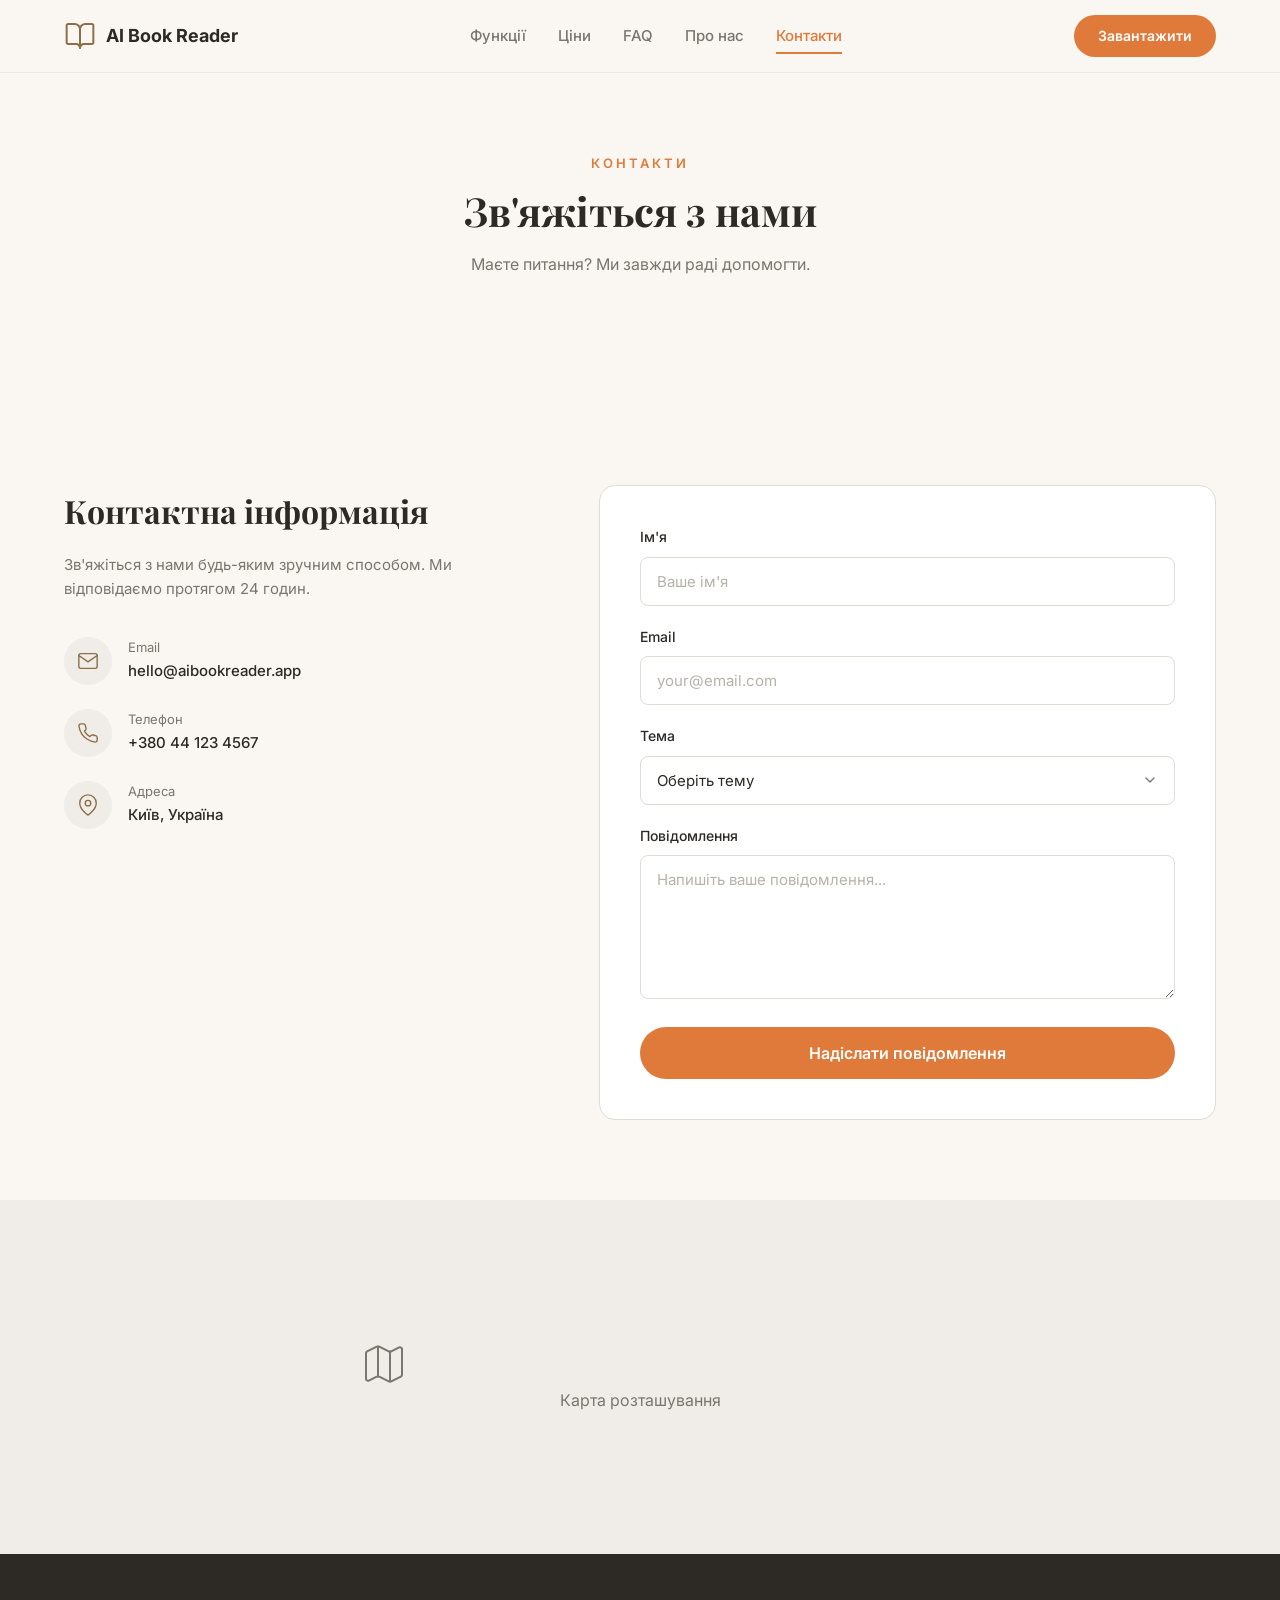
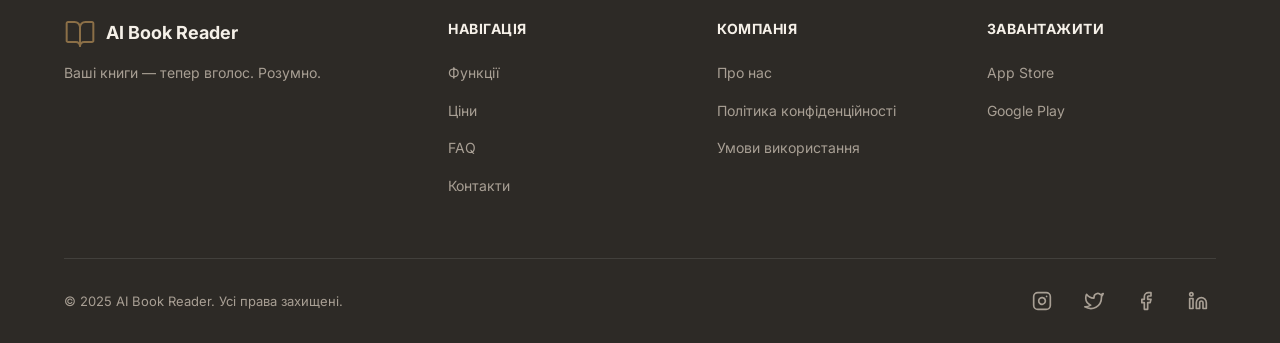
<file: src/contacts.html>
<!doctype html>
<html lang="uk">
  <head>
    <meta charset="UTF-8" />
    <meta name="viewport" content="width=device-width, initial-scale=1.0" />
    <meta
      name="description"
      content="Зв'яжіться з командою AI Book Reader — ми завжди раді допомогти."
    />
    <title>Контакти — AI Book Reader</title>
    <link rel="stylesheet" href="css/style.css" />
  </head>
  <body>
    <!-- ========== HEADER ========== -->
    <header class="header" id="header">
      <div class="container">
        <a href="index.html" class="logo">
          <span class="logo-icon">
            <img src="images/logo.svg" alt="" width="32" height="32" />
          </span>
          AI Book Reader
        </a>

        <nav class="nav-menu" id="navMenu" aria-label="Головна навігація">
          <a href="index.html#features">Функції</a>
          <a href="index.html#pricing">Ціни</a>
          <a href="index.html#faq">FAQ</a>
          <a href="about.html">Про нас</a>
          <a href="contacts.html" class="active">Контакти</a>
        </nav>

        <div class="header-cta">
          <a href="index.html#hero" class="btn btn-primary">Завантажити</a>
        </div>

        <button class="burger" id="burger" aria-label="Відкрити меню" aria-expanded="false">
          <span></span>
          <span></span>
          <span></span>
        </button>
      </div>
    </header>

    <main>
      <!-- ========== CONTACTS HERO ========== -->
      <section class="contacts-hero">
        <div class="container">
          <span class="section-label">Контакти</span>
          <h1 class="section-title">Зв'яжіться з нами</h1>
          <p class="section-subtitle">Маєте питання? Ми завжди раді допомогти.</p>
        </div>
      </section>

      <!-- ========== CONTACTS MAIN ========== -->
      <section class="contacts-main">
        <div class="container">
          <div class="contacts-info">
            <h2>Контактна інформація</h2>
            <p>Зв'яжіться з нами будь-яким зручним способом. Ми відповідаємо протягом 24 годин.</p>

            <div class="contacts-list">
              <!-- Email -->
              <div class="contact-item">
                <div class="contact-item-icon">
                  <svg viewBox="0 0 24 24">
                    <path
                      d="M4 4h16c1.1 0 2 .9 2 2v12c0 1.1-.9 2-2 2H4c-1.1 0-2-.9-2-2V6c0-1.1.9-2 2-2z"
                    />
                    <polyline points="22,6 12,13 2,6" />
                  </svg>
                </div>
                <div>
                  <p class="contact-item-label">Email</p>
                  <p class="contact-item-value">hello@aibookreader.app</p>
                </div>
              </div>

              <!-- Phone -->
              <div class="contact-item">
                <div class="contact-item-icon">
                  <svg viewBox="0 0 24 24">
                    <path
                      d="M22 16.92v3a2 2 0 0 1-2.18 2 19.79 19.79 0 0 1-8.63-3.07 19.5 19.5 0 0 1-6-6 19.79 19.79 0 0 1-3.07-8.67A2 2 0 0 1 4.11 2h3a2 2 0 0 1 2 1.72 12.84 12.84 0 0 0 .7 2.81 2 2 0 0 1-.45 2.11L8.09 9.91a16 16 0 0 0 6 6l1.27-1.27a2 2 0 0 1 2.11-.45 12.84 12.84 0 0 0 2.81.7A2 2 0 0 1 22 16.92z"
                    />
                  </svg>
                </div>
                <div>
                  <p class="contact-item-label">Телефон</p>
                  <p class="contact-item-value">+380 44 123 4567</p>
                </div>
              </div>

              <!-- Address -->
              <div class="contact-item">
                <div class="contact-item-icon">
                  <svg viewBox="0 0 24 24">
                    <path d="M21 10c0 7-9 13-9 13s-9-6-9-13a9 9 0 0 1 18 0z" />
                    <circle cx="12" cy="10" r="3" />
                  </svg>
                </div>
                <div>
                  <p class="contact-item-label">Адреса</p>
                  <p class="contact-item-value">Київ, Україна</p>
                </div>
              </div>
            </div>
          </div>

          <!-- Contact Form -->
          <div class="contacts-form-card">
            <form class="contact-form" action="#" method="post" novalidate>
              <div class="form-group">
                <label for="contact-name">Ім'я</label>
                <input type="text" id="contact-name" name="name" placeholder="Ваше ім'я" required />
              </div>
              <div class="form-group">
                <label for="contact-email">Email</label>
                <input
                  type="email"
                  id="contact-email"
                  name="email"
                  placeholder="your@email.com"
                  required
                />
              </div>
              <div class="form-group">
                <label for="contact-topic">Тема</label>
                <select id="contact-topic" name="topic" required>
                  <option value="" disabled selected>Оберіть тему</option>
                  <option value="feedback">Відгук</option>
                  <option value="bug">Помилка</option>
                  <option value="suggestion">Пропозиція</option>
                  <option value="other">Інше</option>
                </select>
              </div>
              <div class="form-group">
                <label for="contact-message">Повідомлення</label>
                <textarea
                  id="contact-message"
                  name="message"
                  placeholder="Напишіть ваше повідомлення..."
                  rows="6"
                  required
                  minlength="10"
                ></textarea>
              </div>
              <button type="submit" class="btn btn-primary btn-large btn-full">
                Надіслати повідомлення
              </button>
            </form>
          </div>
        </div>
      </section>

      <!-- ========== MAP PLACEHOLDER ========== -->
      <section class="map-section">
        <div class="container">
          <div class="map-placeholder">
            <img src="images/map.svg" alt="Карта" width="48" height="48" />
            <p>Карта розташування</p>
          </div>
        </div>
      </section>
    </main>

    <!-- ========== FOOTER ========== -->
    <footer class="footer">
      <div class="container">
        <div class="footer-main">
          <div class="footer-brand">
            <a href="index.html" class="logo">
              <span class="logo-icon">
                <img src="images/logo.svg" alt="" width="32" height="32" />
              </span>
              AI Book Reader
            </a>
            <p class="footer-tagline">Ваші книги — тепер вголос. Розумно.</p>
          </div>

          <div>
            <h4 class="footer-heading">Навігація</h4>
            <ul class="footer-links">
              <li><a href="index.html#features">Функції</a></li>
              <li><a href="index.html#pricing">Ціни</a></li>
              <li><a href="index.html#faq">FAQ</a></li>
              <li><a href="contacts.html">Контакти</a></li>
            </ul>
          </div>

          <div>
            <h4 class="footer-heading">Компанія</h4>
            <ul class="footer-links">
              <li><a href="about.html">Про нас</a></li>
              <li><a href="#">Політика конфіденційності</a></li>
              <li><a href="#">Умови використання</a></li>
            </ul>
          </div>

          <div>
            <h4 class="footer-heading">Завантажити</h4>
            <ul class="footer-links">
              <li><a href="#">App Store</a></li>
              <li><a href="#">Google Play</a></li>
            </ul>
          </div>
        </div>

        <div class="footer-bottom">
          <p class="footer-copyright">&copy; 2025 AI Book Reader. Усі права захищені.</p>
          <div class="footer-socials">
            <a href="#" aria-label="Instagram">
              <svg
                viewBox="0 0 24 24"
                fill="none"
                stroke="currentColor"
                stroke-width="2"
                stroke-linecap="round"
                stroke-linejoin="round"
              >
                <rect x="2" y="2" width="20" height="20" rx="5" ry="5" />
                <path d="M16 11.37A4 4 0 1 1 12.63 8 4 4 0 0 1 16 11.37z" />
                <line x1="17.5" y1="6.5" x2="17.51" y2="6.5" />
              </svg>
            </a>
            <a href="#" aria-label="Twitter">
              <svg
                viewBox="0 0 24 24"
                fill="none"
                stroke="currentColor"
                stroke-width="2"
                stroke-linecap="round"
                stroke-linejoin="round"
              >
                <path
                  d="M23 3a10.9 10.9 0 0 1-3.14 1.53 4.48 4.48 0 0 0-7.86 3v1A10.66 10.66 0 0 1 3 4s-4 9 5 13a11.64 11.64 0 0 1-7 2c9 5 20 0 20-11.5a4.5 4.5 0 0 0-.08-.83A7.72 7.72 0 0 0 23 3z"
                />
              </svg>
            </a>
            <a href="#" aria-label="Facebook">
              <svg
                viewBox="0 0 24 24"
                fill="none"
                stroke="currentColor"
                stroke-width="2"
                stroke-linecap="round"
                stroke-linejoin="round"
              >
                <path d="M18 2h-3a5 5 0 0 0-5 5v3H7v4h3v8h4v-8h3l1-4h-4V7a1 1 0 0 1 1-1h3z" />
              </svg>
            </a>
            <a href="#" aria-label="LinkedIn">
              <svg
                viewBox="0 0 24 24"
                fill="none"
                stroke="currentColor"
                stroke-width="2"
                stroke-linecap="round"
                stroke-linejoin="round"
              >
                <path
                  d="M16 8a6 6 0 0 1 6 6v7h-4v-7a2 2 0 0 0-2-2 2 2 0 0 0-2 2v7h-4v-7a6 6 0 0 1 6-6z"
                />
                <rect x="2" y="9" width="4" height="12" />
                <circle cx="4" cy="4" r="2" />
              </svg>
            </a>
          </div>
        </div>
      </div>
    </footer>

    <script>
      // Burger menu toggle
      const burger = document.getElementById("burger");
      const navMenu = document.getElementById("navMenu");

      burger.addEventListener("click", () => {
        burger.classList.toggle("active");
        navMenu.classList.toggle("open");
        const expanded = burger.getAttribute("aria-expanded") === "true";
        burger.setAttribute("aria-expanded", !expanded);
      });

      navMenu.querySelectorAll("a").forEach((link) => {
        link.addEventListener("click", () => {
          burger.classList.remove("active");
          navMenu.classList.remove("open");
          burger.setAttribute("aria-expanded", "false");
        });
      });

      // Header scroll effect
      window.addEventListener("scroll", () => {
        const header = document.getElementById("header");
        header.classList.toggle("scrolled", window.scrollY > 10);
      });
    </script>
  </body>
</html>
</file>
<file: docs/css/style.css>
/* ============================================
   AI Book Reader — Landing Page Styles
   ============================================ */

/* --- Google Fonts --- */
@import url("https://fonts.googleapis.com/css2?family=Playfair+Display:ital,wght@0,400;0,700;1,400;1,700&family=Inter:wght@300;400;500;600;700&display=swap");

/* --- CSS Custom Properties --- */
:root {
  /* Colors — Light Theme */
  --color-bg-primary: #faf7f2;
  --color-bg-secondary: #f0ede8;
  --color-text-primary: #2d2a26;
  --color-text-secondary: #7a756e;
  --color-accent: #8b6f47;
  --color-cta: #e07a3a;
  --color-cta-hover: #c96a2e;
  --color-success: #4caf50;
  --color-error: #e53935;
  --color-white: #ffffff;
  --color-border: #e0dbd4;
  --color-card-bg: #ffffff;
  --color-footer-bg: #2d2a26;
  --color-footer-text: #f5f0e8;
  --color-footer-muted: #a89f94;

  /* Typography */
  --font-heading: "Playfair Display", Georgia, "Times New Roman", serif;
  --font-body: "Inter", -apple-system, BlinkMacSystemFont, "Segoe UI", sans-serif;

  /* Spacing */
  --section-padding: 100px 0;
  --container-width: 1200px;
  --container-padding: 0 24px;

  /* Borders */
  --radius-sm: 8px;
  --radius-md: 12px;
  --radius-lg: 16px;
  --radius-full: 9999px;

  /* Shadows */
  --shadow-card: 0 2px 12px rgba(45, 42, 38, 0.06);
  --shadow-card-hover: 0 8px 30px rgba(45, 42, 38, 0.12);

  /* Transitions */
  --transition-fast: 0.2s ease;
  --transition-normal: 0.3s ease;
}

/* --- Reset & Base --- */
*,
*::before,
*::after {
  margin: 0;
  padding: 0;
  box-sizing: border-box;
}

html {
  scroll-behavior: smooth;
  font-size: 16px;
}

body {
  font-family: var(--font-body);
  color: var(--color-text-primary);
  background-color: var(--color-bg-primary);
  line-height: 1.6;
  -webkit-font-smoothing: antialiased;
  -moz-osx-font-smoothing: grayscale;
}

img {
  max-width: 100%;
  height: auto;
  display: block;
}

a {
  text-decoration: none;
  color: inherit;
  transition: color var(--transition-fast);
}

ul,
ol {
  list-style: none;
}

button,
input,
select,
textarea {
  font-family: inherit;
  font-size: inherit;
  border: none;
  outline: none;
  background: none;
}

button {
  cursor: pointer;
}

/* --- Utility Classes --- */
.container {
  max-width: var(--container-width);
  margin: 0 auto;
  padding: var(--container-padding);
}

.section-label {
  display: block;
  font-family: var(--font-body);
  font-size: 13px;
  font-weight: 600;
  letter-spacing: 3px;
  text-transform: uppercase;
  color: var(--color-cta);
  text-align: center;
  margin-bottom: 12px;
}

.section-title {
  font-family: var(--font-heading);
  font-size: clamp(28px, 4vw, 40px);
  font-weight: 700;
  color: var(--color-text-primary);
  text-align: center;
  margin-bottom: 16px;
  line-height: 1.25;
}

.section-subtitle {
  font-size: 16px;
  color: var(--color-text-secondary);
  text-align: center;
  max-width: 600px;
  margin: 0 auto 48px;
  line-height: 1.6;
}

.visually-hidden {
  position: absolute;
  width: 1px;
  height: 1px;
  padding: 0;
  margin: -1px;
  overflow: hidden;
  clip: rect(0, 0, 0, 0);
  white-space: nowrap;
  border: 0;
}

/* --- Buttons --- */
.btn {
  display: inline-flex;
  align-items: center;
  justify-content: center;
  gap: 8px;
  padding: 12px 28px;
  font-size: 15px;
  font-weight: 600;
  border-radius: var(--radius-full);
  transition: all var(--transition-normal);
  white-space: nowrap;
}

.btn-primary {
  background-color: var(--color-cta);
  color: var(--color-white);
}

.btn-primary:hover {
  background-color: var(--color-cta-hover);
  transform: translateY(-1px);
  box-shadow: 0 4px 16px rgba(224, 122, 58, 0.35);
}

.btn-secondary {
  background-color: var(--color-text-primary);
  color: var(--color-white);
}

.btn-secondary:hover {
  background-color: #3d3a36;
  transform: translateY(-1px);
}

.btn-outline {
  border: 1.5px solid var(--color-border);
  color: var(--color-text-primary);
  background-color: var(--color-white);
}

.btn-outline:hover {
  border-color: var(--color-accent);
  color: var(--color-accent);
}

.btn-large {
  padding: 16px 36px;
  font-size: 16px;
}

.btn-full {
  width: 100%;
}

/* ============================================
   HEADER
   ============================================ */
.header {
  position: sticky;
  top: 0;
  z-index: 1000;
  background-color: rgba(250, 247, 242, 0.92);
  backdrop-filter: blur(12px);
  -webkit-backdrop-filter: blur(12px);
  border-bottom: 1px solid rgba(224, 219, 212, 0.5);
  transition: box-shadow var(--transition-normal);
}

.header.scrolled {
  box-shadow: 0 2px 20px rgba(45, 42, 38, 0.08);
}

.header .container {
  display: flex;
  align-items: center;
  justify-content: space-between;
  height: 72px;
}

.logo {
  display: flex;
  align-items: center;
  gap: 10px;
  font-family: var(--font-body);
  font-size: 18px;
  font-weight: 700;
  color: var(--color-text-primary);
}

.logo-icon {
  width: 32px;
  height: 32px;
  display: flex;
  align-items: center;
  justify-content: center;
}

.logo-icon svg {
  width: 32px;
  height: 32px;
}

.nav-menu {
  display: flex;
  align-items: center;
  gap: 32px;
}

.nav-menu a {
  font-size: 15px;
  font-weight: 500;
  color: var(--color-text-secondary);
  position: relative;
  padding: 4px 0;
}

.nav-menu a::after {
  content: "";
  position: absolute;
  bottom: -2px;
  left: 0;
  width: 0;
  height: 2px;
  background-color: var(--color-cta);
  transition: width var(--transition-normal);
}

.nav-menu a:hover,
.nav-menu a.active {
  color: var(--color-cta);
}

.nav-menu a:hover::after,
.nav-menu a.active::after {
  width: 100%;
}

.header-cta .btn {
  padding: 10px 24px;
  font-size: 14px;
}

/* Burger Menu */
.burger {
  display: none;
  flex-direction: column;
  justify-content: center;
  gap: 5px;
  width: 28px;
  height: 28px;
  cursor: pointer;
  z-index: 1001;
}

.burger span {
  display: block;
  width: 100%;
  height: 2px;
  background-color: var(--color-text-primary);
  border-radius: 2px;
  transition: all var(--transition-normal);
}

.burger.active span:nth-child(1) {
  transform: rotate(45deg) translate(5px, 5px);
}

.burger.active span:nth-child(2) {
  opacity: 0;
}

.burger.active span:nth-child(3) {
  transform: rotate(-45deg) translate(5px, -5px);
}

/* ============================================
   HERO SECTION
   ============================================ */
.hero {
  padding: 80px 0 100px;
  background: linear-gradient(135deg, var(--color-bg-primary) 0%, #f5ede3 100%);
  overflow: hidden;
}

.hero .container {
  display: flex;
  align-items: center;
  gap: 60px;
}

.hero-content {
  flex: 1;
  max-width: 540px;
}

.hero-label {
  display: inline-block;
  font-size: 13px;
  font-weight: 600;
  letter-spacing: 3px;
  text-transform: uppercase;
  color: var(--color-cta);
  margin-bottom: 20px;
}

.hero-title {
  font-family: var(--font-heading);
  font-size: clamp(36px, 5vw, 56px);
  font-weight: 700;
  line-height: 1.15;
  color: var(--color-text-primary);
  margin-bottom: 20px;
}

.hero-description {
  font-size: 17px;
  line-height: 1.7;
  color: var(--color-text-secondary);
  margin-bottom: 32px;
  max-width: 460px;
}

.hero-buttons {
  display: flex;
  gap: 16px;
  flex-wrap: wrap;
}

.hero-buttons .btn svg {
  width: 18px;
  height: 18px;
}

.hero-image {
  flex: 1;
  display: flex;
  justify-content: center;
  align-items: center;
  position: relative;
}

.hero-mockup {
  max-width: 400px;
  width: 100%;
  aspect-ratio: 1 / 1;
  object-fit: cover;
  border-radius: var(--radius-lg);
  filter: drop-shadow(0 20px 60px rgba(139, 111, 71, 0.2));
}

/* ============================================
   FEATURES SECTION
   ============================================ */
.features {
  padding: var(--section-padding);
  background-color: var(--color-bg-primary);
}

.features-grid {
  display: grid;
  grid-template-columns: repeat(3, 1fr);
  gap: 24px;
  margin-top: 48px;
}

.feature-card {
  background-color: var(--color-card-bg);
  border: 1px solid var(--color-border);
  border-radius: var(--radius-md);
  padding: 32px 28px;
  transition: all var(--transition-normal);
}

.feature-card:hover {
  box-shadow: var(--shadow-card-hover);
  transform: translateY(-4px);
  border-color: transparent;
}

.feature-icon {
  width: 48px;
  height: 48px;
  display: flex;
  align-items: center;
  justify-content: center;
  border-radius: var(--radius-sm);
  background-color: var(--color-bg-secondary);
  margin-bottom: 20px;
  color: var(--color-accent);
}

.feature-icon svg {
  width: 24px;
  height: 24px;
  stroke: currentColor;
  fill: none;
  stroke-width: 1.5;
  stroke-linecap: round;
  stroke-linejoin: round;
}

.feature-card h3 {
  font-family: var(--font-body);
  font-size: 18px;
  font-weight: 600;
  margin-bottom: 10px;
  color: var(--color-text-primary);
}

.feature-card p {
  font-size: 14px;
  line-height: 1.6;
  color: var(--color-text-secondary);
}

/* ============================================
   HOW IT WORKS SECTION
   ============================================ */
.how-it-works {
  padding: var(--section-padding);
  background-color: var(--color-bg-secondary);
}

.steps {
  display: grid;
  grid-template-columns: repeat(4, 1fr);
  gap: 32px;
  margin-top: 48px;
}

.step {
  text-align: center;
}

.step-number {
  width: 56px;
  height: 56px;
  border-radius: 50%;
  background-color: var(--color-cta);
  color: var(--color-white);
  font-family: var(--font-body);
  font-size: 22px;
  font-weight: 700;
  display: flex;
  align-items: center;
  justify-content: center;
  margin: 0 auto 20px;
}

.step h3 {
  font-family: var(--font-body);
  font-size: 17px;
  font-weight: 600;
  margin-bottom: 8px;
  color: var(--color-text-primary);
}

.step p {
  font-size: 14px;
  color: var(--color-text-secondary);
  line-height: 1.6;
  max-width: 200px;
  margin: 0 auto;
}

/* ============================================
   COMPARISON SECTION
   ============================================ */
.comparison {
  padding: var(--section-padding);
  background-color: var(--color-bg-primary);
}

.comparison-table-wrapper {
  overflow-x: auto;
  margin-top: 48px;
  -webkit-overflow-scrolling: touch;
}

.comparison-table {
  width: 100%;
  border-collapse: collapse;
  min-width: 700px;
}

.comparison-table thead th {
  padding: 16px 20px;
  font-size: 15px;
  font-weight: 600;
  text-align: center;
  color: var(--color-text-secondary);
  border-bottom: 2px solid var(--color-border);
}

.comparison-table thead th:first-child {
  text-align: left;
}

.comparison-table thead th.highlight {
  color: var(--color-cta);
}

.comparison-table tbody td {
  padding: 16px 20px;
  text-align: center;
  font-size: 15px;
  color: var(--color-text-secondary);
  border-bottom: 1px solid var(--color-border);
}

.comparison-table tbody td:first-child {
  text-align: left;
  font-weight: 500;
  color: var(--color-text-primary);
}

.comparison-table .check {
  color: var(--color-success);
  font-size: 18px;
}

.comparison-table .cross {
  color: var(--color-error);
  font-size: 18px;
}

/* ============================================
   PRICING SECTION
   ============================================ */
.pricing {
  padding: var(--section-padding);
  background-color: var(--color-bg-secondary);
}

.pricing-grid {
  display: grid;
  grid-template-columns: repeat(2, 1fr);
  gap: 32px;
  max-width: 800px;
  margin: 48px auto 0;
}

.pricing-card {
  background-color: var(--color-card-bg);
  border: 1px solid var(--color-border);
  border-radius: var(--radius-lg);
  padding: 40px 36px;
  position: relative;
  transition: all var(--transition-normal);
}

.pricing-card:hover {
  box-shadow: var(--shadow-card-hover);
}

.pricing-card.featured {
  background-color: var(--color-text-primary);
  color: var(--color-white);
  border-color: transparent;
}

.pricing-card.featured .pricing-name {
  color: var(--color-cta);
}

.pricing-card.featured .pricing-price {
  color: var(--color-white);
}

.pricing-card.featured .pricing-period {
  color: var(--color-footer-muted);
}

.pricing-card.featured .pricing-features li {
  color: rgba(255, 255, 255, 0.85);
}

.pricing-card.featured .pricing-features .icon-check {
  color: var(--color-cta);
}

.pricing-name {
  font-size: 16px;
  font-weight: 500;
  color: var(--color-text-secondary);
  margin-bottom: 16px;
}

.pricing-name svg {
  width: 18px;
  height: 18px;
  display: inline;
  vertical-align: text-bottom;
  margin-left: 4px;
}

.pricing-price {
  font-size: clamp(40px, 5vw, 52px);
  font-weight: 700;
  color: var(--color-text-primary);
  line-height: 1;
  margin-bottom: 8px;
}

.pricing-period {
  font-size: 15px;
  color: var(--color-text-secondary);
  display: inline;
}

.pricing-divider {
  width: 100%;
  height: 1px;
  background-color: var(--color-border);
  margin: 28px 0;
}

.pricing-card.featured .pricing-divider {
  background-color: rgba(255, 255, 255, 0.15);
}

.pricing-features {
  margin-bottom: 32px;
}

.pricing-features li {
  display: flex;
  align-items: center;
  gap: 10px;
  font-size: 15px;
  color: var(--color-text-secondary);
  padding: 6px 0;
}

.pricing-features .icon-check {
  color: var(--color-success);
  font-size: 16px;
  flex-shrink: 0;
}

.pricing-features .icon-cross {
  color: var(--color-error);
  font-size: 16px;
  flex-shrink: 0;
}

/* ============================================
   REVIEWS SECTION
   ============================================ */
.reviews {
  padding: var(--section-padding);
  background-color: var(--color-bg-primary);
}

.reviews-grid {
  display: grid;
  grid-template-columns: repeat(3, 1fr);
  gap: 24px;
  margin-top: 48px;
}

.review-card {
  background-color: var(--color-card-bg);
  border: 1px solid var(--color-border);
  border-radius: var(--radius-md);
  padding: 32px 28px;
  transition: all var(--transition-normal);
}

.review-card:hover {
  box-shadow: var(--shadow-card-hover);
}

.review-stars {
  display: flex;
  gap: 4px;
  margin-bottom: 16px;
  color: var(--color-cta);
  font-size: 16px;
}

.review-text {
  font-size: 15px;
  line-height: 1.65;
  color: var(--color-text-primary);
  margin-bottom: 24px;
  font-style: italic;
}

.review-author {
  display: flex;
  align-items: center;
  gap: 12px;
}

.review-avatar {
  width: 44px;
  height: 44px;
  border-radius: 50%;
  background-color: var(--color-accent);
  flex-shrink: 0;
}

.review-avatar.olive {
  background-color: #9e9b6b;
}

.review-avatar.orange {
  background-color: var(--color-cta);
}

.review-avatar.brown {
  background-color: var(--color-accent);
}

.review-author-name {
  font-size: 15px;
  font-weight: 600;
  color: var(--color-text-primary);
}

.review-author-role {
  font-size: 13px;
  color: var(--color-text-secondary);
}

/* ============================================
   FAQ SECTION
   ============================================ */
.faq {
  padding: var(--section-padding);
  background-color: var(--color-bg-secondary);
}

.faq-list {
  max-width: 720px;
  margin: 48px auto 0;
}

.faq-item {
  background-color: var(--color-card-bg);
  border: 1px solid var(--color-border);
  border-radius: var(--radius-sm);
  margin-bottom: 12px;
  overflow: hidden;
  transition: box-shadow var(--transition-normal);
}

.faq-item:hover {
  box-shadow: var(--shadow-card);
}

.faq-question {
  display: flex;
  align-items: center;
  justify-content: space-between;
  width: 100%;
  padding: 20px 24px;
  font-size: 15px;
  font-weight: 500;
  color: var(--color-text-primary);
  text-align: left;
  cursor: pointer;
  transition: color var(--transition-fast);
}

.faq-question:hover {
  color: var(--color-accent);
}

.faq-question .faq-chevron {
  width: 20px;
  height: 20px;
  flex-shrink: 0;
  color: var(--color-text-secondary);
  transition: transform var(--transition-normal);
}

.faq-item.active .faq-question .faq-chevron {
  transform: rotate(180deg);
}

.faq-answer {
  max-height: 0;
  overflow: hidden;
  transition:
    max-height 0.4s ease,
    padding 0.3s ease;
}

.faq-answer-inner {
  padding: 0 24px 20px;
  font-size: 15px;
  line-height: 1.65;
  color: var(--color-text-secondary);
}

.faq-item.active .faq-answer {
  max-height: 300px;
}

/* ============================================
   CONTACT SECTION
   ============================================ */
.contact {
  padding: var(--section-padding);
  background-color: var(--color-bg-primary);
}

.contact-form-wrapper {
  max-width: 680px;
  margin: 0 auto;
}

.contact-form {
  display: grid;
  grid-template-columns: 1fr 1fr;
  gap: 20px;
}

.form-group {
  display: flex;
  flex-direction: column;
}

.form-group.full-width {
  grid-column: 1 / -1;
}

.form-group label {
  font-size: 14px;
  font-weight: 500;
  color: var(--color-text-primary);
  margin-bottom: 8px;
}

.form-group input,
.form-group select,
.form-group textarea {
  padding: 14px 16px;
  font-size: 15px;
  color: var(--color-text-primary);
  background-color: var(--color-card-bg);
  border: 1px solid var(--color-border);
  border-radius: var(--radius-sm);
  transition:
    border-color var(--transition-fast),
    box-shadow var(--transition-fast);
}

.form-group input::placeholder,
.form-group textarea::placeholder {
  color: #b8b2a9;
}

.form-group input:focus,
.form-group select:focus,
.form-group textarea:focus {
  border-color: var(--color-accent);
  box-shadow: 0 0 0 3px rgba(139, 111, 71, 0.1);
}

.form-group textarea {
  min-height: 140px;
  resize: vertical;
}

.form-group select {
  appearance: none;
  background-image: url("data:image/svg+xml,%3Csvg xmlns='http://www.w3.org/2000/svg' width='16' height='16' viewBox='0 0 24 24' fill='none' stroke='%237A756E' stroke-width='2' stroke-linecap='round' stroke-linejoin='round'%3E%3Cpolyline points='6 9 12 15 18 9'%3E%3C/polyline%3E%3C/svg%3E");
  background-repeat: no-repeat;
  background-position: right 16px center;
  padding-right: 44px;
  cursor: pointer;
}

.contact-form .btn {
  grid-column: 1 / -1;
  margin-top: 8px;
}

/* ============================================
   FOOTER
   ============================================ */
.footer {
  background-color: var(--color-footer-bg);
  color: var(--color-footer-text);
  padding: 64px 0 0;
}

.footer-main {
  display: grid;
  grid-template-columns: 1.5fr 1fr 1fr 1fr;
  gap: 40px;
  padding-bottom: 48px;
}

.footer-brand .logo {
  color: var(--color-footer-text);
  margin-bottom: 12px;
}

.footer-brand .logo-icon svg {
  color: var(--color-cta);
}

.footer-tagline {
  font-size: 14px;
  color: var(--color-footer-muted);
  line-height: 1.6;
}

.footer-heading {
  font-size: 14px;
  font-weight: 700;
  text-transform: uppercase;
  letter-spacing: 0.5px;
  margin-bottom: 20px;
  color: var(--color-footer-text);
}

.footer-links li {
  margin-bottom: 12px;
}

.footer-links a {
  font-size: 14px;
  color: var(--color-footer-muted);
  transition: color var(--transition-fast);
}

.footer-links a:hover {
  color: var(--color-cta);
}

.footer-bottom {
  border-top: 1px solid rgba(255, 255, 255, 0.1);
  padding: 24px 0;
  display: flex;
  align-items: center;
  justify-content: space-between;
}

.footer-copyright {
  font-size: 13px;
  color: var(--color-footer-muted);
}

.footer-socials {
  display: flex;
  gap: 16px;
}

.footer-socials a {
  display: flex;
  align-items: center;
  justify-content: center;
  width: 36px;
  height: 36px;
  color: var(--color-footer-muted);
  transition: color var(--transition-fast);
}

.footer-socials a:hover {
  color: var(--color-cta);
}

.footer-socials a svg {
  width: 20px;
  height: 20px;
}

/* ============================================
   ABOUT PAGE
   ============================================ */
.about-hero {
  padding: 80px 0;
  text-align: center;
  background-color: var(--color-bg-primary);
}

.about-hero .section-subtitle {
  max-width: 640px;
}

/* Mission */
.mission {
  padding: 80px 0;
  background-color: var(--color-bg-secondary);
}

.mission .container {
  display: flex;
  align-items: center;
  gap: 60px;
}

.mission-content {
  flex: 1;
}

.mission-content h2 {
  font-family: var(--font-heading);
  font-size: clamp(28px, 3.5vw, 36px);
  font-weight: 700;
  margin-bottom: 20px;
}

.mission-content p {
  font-size: 16px;
  line-height: 1.7;
  color: var(--color-text-secondary);
}

.mission-image {
  flex: 1;
  border-radius: var(--radius-lg);
  overflow: hidden;
  max-width: 480px;
}

.mission-image img {
  width: 100%;
  height: 320px;
  object-fit: cover;
  background-color: var(--color-border);
}

/* Values */
.values {
  padding: var(--section-padding);
  background-color: var(--color-bg-primary);
}

.values-grid {
  display: grid;
  grid-template-columns: repeat(3, 1fr);
  gap: 24px;
  margin-top: 48px;
}

.value-card {
  background-color: var(--color-card-bg);
  border: 1px solid var(--color-border);
  border-radius: var(--radius-md);
  padding: 40px 28px;
  text-align: center;
  transition: all var(--transition-normal);
}

.value-card:hover {
  box-shadow: var(--shadow-card-hover);
  transform: translateY(-4px);
}

.value-icon {
  width: 56px;
  height: 56px;
  display: flex;
  align-items: center;
  justify-content: center;
  border-radius: 50%;
  background-color: rgba(224, 122, 58, 0.1);
  margin: 0 auto 20px;
  color: var(--color-cta);
}

.value-icon svg {
  width: 28px;
  height: 28px;
  stroke: currentColor;
  fill: none;
  stroke-width: 1.5;
  stroke-linecap: round;
  stroke-linejoin: round;
}

.value-card h3 {
  font-family: var(--font-body);
  font-size: 18px;
  font-weight: 600;
  margin-bottom: 10px;
}

.value-card p {
  font-size: 14px;
  line-height: 1.65;
  color: var(--color-text-secondary);
}

/* Team */
.team {
  padding: var(--section-padding);
  background-color: var(--color-bg-secondary);
}

.team-grid {
  display: grid;
  grid-template-columns: repeat(3, 1fr);
  gap: 40px;
  margin-top: 48px;
  max-width: 800px;
  margin-left: auto;
  margin-right: auto;
}

.team-member {
  text-align: center;
}

.team-avatar {
  width: 120px;
  height: 120px;
  border-radius: 50%;
  margin: 0 auto 20px;
}

.team-avatar.olive {
  background-color: #9e9b6b;
}

.team-avatar.orange {
  background-color: var(--color-cta);
}

.team-avatar.brown {
  background-color: var(--color-accent);
}

.team-member h3 {
  font-size: 17px;
  font-weight: 600;
  margin-bottom: 4px;
}

.team-member p {
  font-size: 14px;
  color: var(--color-text-secondary);
}

/* ============================================
   CONTACTS PAGE
   ============================================ */
.contacts-hero {
  padding: 80px 0;
  text-align: center;
  background-color: var(--color-bg-primary);
}

.contacts-main {
  padding: 80px 0;
  background-color: var(--color-bg-primary);
}

.contacts-main .container {
  display: grid;
  grid-template-columns: 1fr 1.3fr;
  gap: 60px;
  align-items: start;
}

.contacts-info h2 {
  font-family: var(--font-heading);
  font-size: clamp(24px, 3vw, 32px);
  font-weight: 700;
  margin-bottom: 16px;
}

.contacts-info > p {
  font-size: 15px;
  line-height: 1.6;
  color: var(--color-text-secondary);
  margin-bottom: 36px;
}

.contacts-list {
  display: flex;
  flex-direction: column;
  gap: 24px;
}

.contact-item {
  display: flex;
  align-items: flex-start;
  gap: 16px;
}

.contact-item-icon {
  width: 48px;
  height: 48px;
  border-radius: 50%;
  background-color: var(--color-bg-secondary);
  display: flex;
  align-items: center;
  justify-content: center;
  flex-shrink: 0;
  color: var(--color-accent);
}

.contact-item-icon svg {
  width: 22px;
  height: 22px;
  stroke: currentColor;
  fill: none;
  stroke-width: 1.5;
  stroke-linecap: round;
  stroke-linejoin: round;
}

.contact-item-label {
  font-size: 13px;
  color: var(--color-text-secondary);
  margin-bottom: 2px;
}

.contact-item-value {
  font-size: 15px;
  font-weight: 500;
  color: var(--color-text-primary);
}

.contacts-form-card {
  background-color: var(--color-card-bg);
  border: 1px solid var(--color-border);
  border-radius: var(--radius-lg);
  padding: 40px;
}

.contacts-form-card .contact-form {
  grid-template-columns: 1fr;
}

.contacts-form-card .contact-form .form-row {
  display: contents;
}

/* Map placeholder */
.map-section {
  padding: 80px 0;
  background-color: var(--color-bg-secondary);
  text-align: center;
}

.map-placeholder {
  max-width: 600px;
  margin: 0 auto;
  padding: 60px 20px;
  color: var(--color-text-secondary);
}

.map-placeholder svg {
  width: 64px;
  height: 64px;
  margin: 0 auto 16px;
  color: var(--color-accent);
  stroke: currentColor;
  fill: none;
  stroke-width: 1;
}

.map-placeholder p {
  font-size: 16px;
}

/* ============================================
   RESPONSIVE — Tablet (≤ 1024px)
   ============================================ */
@media (max-width: 1024px) {
  :root {
    --section-padding: 80px 0;
  }

  .header .container {
    height: 64px;
  }

  .header {
    position: static;
  }

  .nav-menu {
    position: fixed;
    top: 64px;
    right: 0;
    bottom: 0;
    left: auto;
    width: 75%;
    max-width: 320px;
    height: calc(100vh - 64px);
    background-color: var(--color-bg-primary);
    flex-direction: column;
    align-items: stretch;
    justify-content: flex-start;
    gap: 4px;
    padding: 24px;
    box-shadow: -8px 0 24px rgba(0, 0, 0, 0.18);
    transform: translateX(100%);
    transition: transform var(--transition-normal);
    z-index: 999;
    overflow-y: auto;
  }

  .nav-menu.open,
  .nav-menu.nav-open {
    transform: translateX(0);
  }

  .nav-menu a {
    font-size: 17px;
    padding: 10px 4px;
    width: 100%;
  }

  .burger {
    display: flex;
  }

  .header-cta {
    display: none;
  }

  /* Hero */
  .hero .container {
    flex-direction: column;
    text-align: center;
  }

  .hero-content {
    max-width: 100%;
  }

  .hero-description {
    max-width: 100%;
  }

  .hero-buttons {
    justify-content: center;
  }

  .hero-image {
    max-width: 320px;
  }

  /* Features */
  .features-grid {
    grid-template-columns: repeat(2, 1fr);
  }

  /* Steps */
  .steps {
    grid-template-columns: repeat(2, 1fr);
    gap: 24px;
  }

  /* Pricing */
  .pricing-grid {
    max-width: 100%;
  }

  /* Reviews */
  .reviews-grid {
    grid-template-columns: repeat(2, 1fr);
  }

  /* Footer */
  .footer-main {
    grid-template-columns: 1fr 1fr;
    gap: 32px;
  }

  .footer-brand {
    grid-column: 1 / -1;
  }

  /* About — Mission */
  .mission .container {
    flex-direction: column;
  }

  .mission-image {
    max-width: 100%;
  }

  /* Contacts */
  .contacts-main .container {
    grid-template-columns: 1fr;
  }
}

/* ============================================
   RESPONSIVE — Mobile (≤ 768px)
   ============================================ */
@media (max-width: 768px) {
  :root {
    --section-padding: 64px 0;
  }

  .section-title {
    font-size: clamp(24px, 6vw, 32px);
  }

  .section-subtitle {
    font-size: 15px;
    margin-bottom: 32px;
  }

  /* Hero */
  .hero {
    padding: 48px 0 64px;
  }

  .hero-title {
    font-size: clamp(30px, 7vw, 42px);
  }

  .hero-description {
    font-size: 15px;
  }

  .hero-buttons .btn {
    padding: 12px 24px;
    font-size: 14px;
  }

  /* Features */
  .features-grid {
    grid-template-columns: 1fr;
  }

  /* Steps */
  .steps {
    grid-template-columns: 1fr 1fr;
  }

  /* Pricing */
  .pricing-grid {
    grid-template-columns: 1fr;
    max-width: 420px;
  }

  /* Reviews */
  .reviews-grid {
    grid-template-columns: 1fr;
    max-width: 480px;
    margin-left: auto;
    margin-right: auto;
  }

  /* Contact Form */
  .contact-form {
    grid-template-columns: 1fr;
  }

  /* Footer */
  .footer-main {
    grid-template-columns: 1fr;
    gap: 28px;
  }

  .footer-bottom {
    flex-direction: column;
    gap: 16px;
    text-align: center;
  }

  /* Values */
  .values-grid {
    grid-template-columns: 1fr;
    max-width: 400px;
    margin-left: auto;
    margin-right: auto;
  }

  /* Team */
  .team-grid {
    grid-template-columns: 1fr;
    max-width: 280px;
  }

  /* Contacts Page */
  .contacts-main .container {
    gap: 40px;
  }

  .contacts-form-card {
    padding: 28px 24px;
  }
}

/* ============================================
   RESPONSIVE — Small Mobile (≤ 480px)
   ============================================ */
@media (max-width: 480px) {
  :root {
    --container-padding: 0 16px;
  }

  .hero-buttons {
    flex-direction: column;
    align-items: center;
  }

  .hero-buttons .btn {
    width: 100%;
    max-width: 240px;
  }

  .steps {
    grid-template-columns: 1fr;
    max-width: 280px;
    margin-left: auto;
    margin-right: auto;
  }

  .pricing-card {
    padding: 28px 24px;
  }
}

/* ============================================
     LAB6 — JS-driven UI
     ============================================ */

/* --- Header clock --- */
.header-clock {
  font-family: var(--font-body);
  font-size: 14px;
  font-variant-numeric: tabular-nums;
  color: var(--color-text-secondary);
  padding: 4px 10px;
  border-radius: var(--radius-full);
  background: var(--color-bg-secondary);
}

/* --- Theme toggle --- */
.theme-toggle {
  width: 36px;
  height: 36px;
  border-radius: var(--radius-full);
  background: var(--color-bg-secondary);
  color: var(--color-text-primary);
  font-size: 18px;
  display: inline-flex;
  align-items: center;
  justify-content: center;
  transition:
    background var(--transition-fast),
    color var(--transition-fast);
}
.theme-toggle:hover {
  background: var(--color-accent);
  color: var(--color-white);
}

/* --- Burger / mobile nav --- */
@media (max-width: 768px) {
  .nav-menu {
    width: 85%;
    max-width: 300px;
  }
  .header-clock {
    display: none;
  }
}

/* --- Scroll-to-top button --- */
#scrollTopBtn {
  position: fixed;
  right: 24px;
  bottom: 24px;
  width: 44px;
  height: 44px;
  border-radius: var(--radius-full);
  background: var(--color-cta);
  color: var(--color-white);
  font-size: 20px;
  font-weight: 700;
  box-shadow: 0 6px 20px rgba(224, 122, 58, 0.35);
  opacity: 0;
  visibility: hidden;
  transform: translateY(10px);
  transition:
    opacity var(--transition-normal),
    transform var(--transition-normal),
    background var(--transition-fast);
  z-index: 90;
}
#scrollTopBtn.visible {
  opacity: 1;
  visibility: visible;
  transform: translateY(0);
}
#scrollTopBtn:hover {
  background: var(--color-cta-hover);
}

/* --- Visit counter --- */
.visit-counter {
  font-size: 13px;
  color: var(--color-footer-muted);
  text-align: center;
  margin: 8px 0;
}

/* --- Dynamic features section --- */
.js-features-section {
  padding: var(--section-padding);
  background: var(--color-bg-secondary);
}
.js-features-grid {
  display: grid;
  grid-template-columns: repeat(auto-fit, minmax(240px, 1fr));
  gap: 24px;
  margin-top: 32px;
}
.js-feature-card {
  background: var(--color-card-bg);
  border: 1px solid var(--color-border);
  border-radius: var(--radius-md);
  padding: 24px;
  cursor: pointer;
  transition:
    transform var(--transition-fast),
    box-shadow var(--transition-fast),
    border-color var(--transition-fast);
}
.js-feature-card:hover {
  transform: translateY(-4px);
  box-shadow: var(--shadow-card-hover);
}
.js-feature-card.active {
  border-color: var(--color-cta);
  box-shadow: 0 0 0 2px rgba(224, 122, 58, 0.25);
}
.js-feature-icon {
  font-size: 32px;
  margin-bottom: 12px;
}
.js-feature-card h3 {
  font-family: var(--font-heading);
  font-size: 20px;
  margin-bottom: 8px;
  color: var(--color-text-primary);
}
.js-feature-card p {
  color: var(--color-text-secondary);
  font-size: 15px;
  line-height: 1.5;
}

/* --- Dark theme --- */
body.dark {
  --color-bg-primary: #1c1a17;
  --color-bg-secondary: #25221e;
  --color-text-primary: #f5f0e8;
  --color-text-secondary: #b8b0a4;
  --color-border: #3a3530;
  --color-card-bg: #25221e;
  --color-white: #25221e;
  --color-footer-bg: #131211;
  --color-footer-text: #f5f0e8;
  --shadow-card: 0 2px 12px rgba(0, 0, 0, 0.4);
  --shadow-card-hover: 0 8px 30px rgba(0, 0, 0, 0.5);
}
body.dark .btn-outline {
  background-color: transparent;
  color: var(--color-text-primary);
}
body.dark .header {
  background: rgba(28, 26, 23, 0.9);
}
body.dark .hero-buttons .btn img {
  filter: invert(1) brightness(0);
}
body.dark .hero {
  background: linear-gradient(135deg, #1c1a17 0%, #2a2520 100%);
}
</file>
<file: src/css/style.css>
/* ============================================
   AI Book Reader — Landing Page Styles
   ============================================ */

/* --- Google Fonts --- */
@import url("https://fonts.googleapis.com/css2?family=Playfair+Display:ital,wght@0,400;0,700;1,400;1,700&family=Inter:wght@300;400;500;600;700&display=swap");

/* --- CSS Custom Properties --- */
:root {
  /* Colors — Light Theme */
  --color-bg-primary: #faf7f2;
  --color-bg-secondary: #f0ede8;
  --color-text-primary: #2d2a26;
  --color-text-secondary: #7a756e;
  --color-accent: #8b6f47;
  --color-cta: #e07a3a;
  --color-cta-hover: #c96a2e;
  --color-success: #4caf50;
  --color-error: #e53935;
  --color-white: #ffffff;
  --color-border: #e0dbd4;
  --color-card-bg: #ffffff;
  --color-footer-bg: #2d2a26;
  --color-footer-text: #f5f0e8;
  --color-footer-muted: #a89f94;

  /* Typography */
  --font-heading: "Playfair Display", Georgia, "Times New Roman", serif;
  --font-body: "Inter", -apple-system, BlinkMacSystemFont, "Segoe UI", sans-serif;

  /* Spacing */
  --section-padding: 100px 0;
  --container-width: 1200px;
  --container-padding: 0 24px;

  /* Borders */
  --radius-sm: 8px;
  --radius-md: 12px;
  --radius-lg: 16px;
  --radius-full: 9999px;

  /* Shadows */
  --shadow-card: 0 2px 12px rgba(45, 42, 38, 0.06);
  --shadow-card-hover: 0 8px 30px rgba(45, 42, 38, 0.12);

  /* Transitions */
  --transition-fast: 0.2s ease;
  --transition-normal: 0.3s ease;
}

/* --- Reset & Base --- */
*,
*::before,
*::after {
  margin: 0;
  padding: 0;
  box-sizing: border-box;
}

html {
  scroll-behavior: smooth;
  font-size: 16px;
}

body {
  font-family: var(--font-body);
  color: var(--color-text-primary);
  background-color: var(--color-bg-primary);
  line-height: 1.6;
  -webkit-font-smoothing: antialiased;
  -moz-osx-font-smoothing: grayscale;
}

img {
  max-width: 100%;
  height: auto;
  display: block;
}

a {
  text-decoration: none;
  color: inherit;
  transition: color var(--transition-fast);
}

ul,
ol {
  list-style: none;
}

button,
input,
select,
textarea {
  font-family: inherit;
  font-size: inherit;
  border: none;
  outline: none;
  background: none;
}

button {
  cursor: pointer;
}

/* --- Utility Classes --- */
.container {
  max-width: var(--container-width);
  margin: 0 auto;
  padding: var(--container-padding);
}

.section-label {
  display: block;
  font-family: var(--font-body);
  font-size: 13px;
  font-weight: 600;
  letter-spacing: 3px;
  text-transform: uppercase;
  color: var(--color-cta);
  text-align: center;
  margin-bottom: 12px;
}

.section-title {
  font-family: var(--font-heading);
  font-size: clamp(28px, 4vw, 40px);
  font-weight: 700;
  color: var(--color-text-primary);
  text-align: center;
  margin-bottom: 16px;
  line-height: 1.25;
}

.section-subtitle {
  font-size: 16px;
  color: var(--color-text-secondary);
  text-align: center;
  max-width: 600px;
  margin: 0 auto 48px;
  line-height: 1.6;
}

.visually-hidden {
  position: absolute;
  width: 1px;
  height: 1px;
  padding: 0;
  margin: -1px;
  overflow: hidden;
  clip: rect(0, 0, 0, 0);
  white-space: nowrap;
  border: 0;
}

/* --- Buttons --- */
.btn {
  display: inline-flex;
  align-items: center;
  justify-content: center;
  gap: 8px;
  padding: 12px 28px;
  font-size: 15px;
  font-weight: 600;
  border-radius: var(--radius-full);
  transition: all var(--transition-normal);
  white-space: nowrap;
}

.btn-primary {
  background-color: var(--color-cta);
  color: var(--color-white);
}

.btn-primary:hover {
  background-color: var(--color-cta-hover);
  transform: translateY(-1px);
  box-shadow: 0 4px 16px rgba(224, 122, 58, 0.35);
}

.btn-secondary {
  background-color: var(--color-text-primary);
  color: var(--color-white);
}

.btn-secondary:hover {
  background-color: #3d3a36;
  transform: translateY(-1px);
}

.btn-outline {
  border: 1.5px solid var(--color-border);
  color: var(--color-text-primary);
  background-color: var(--color-white);
}

.btn-outline:hover {
  border-color: var(--color-accent);
  color: var(--color-accent);
}

.btn-large {
  padding: 16px 36px;
  font-size: 16px;
}

.btn-full {
  width: 100%;
}

/* ============================================
   HEADER
   ============================================ */
.header {
  position: sticky;
  top: 0;
  z-index: 1000;
  background-color: rgba(250, 247, 242, 0.92);
  backdrop-filter: blur(12px);
  -webkit-backdrop-filter: blur(12px);
  border-bottom: 1px solid rgba(224, 219, 212, 0.5);
  transition: box-shadow var(--transition-normal);
}

.header.scrolled {
  box-shadow: 0 2px 20px rgba(45, 42, 38, 0.08);
}

.header .container {
  display: flex;
  align-items: center;
  justify-content: space-between;
  height: 72px;
}

.logo {
  display: flex;
  align-items: center;
  gap: 10px;
  font-family: var(--font-body);
  font-size: 18px;
  font-weight: 700;
  color: var(--color-text-primary);
}

.logo-icon {
  width: 32px;
  height: 32px;
  display: flex;
  align-items: center;
  justify-content: center;
}

.logo-icon svg {
  width: 32px;
  height: 32px;
}

.nav-menu {
  display: flex;
  align-items: center;
  gap: 32px;
}

.nav-menu a {
  font-size: 15px;
  font-weight: 500;
  color: var(--color-text-secondary);
  position: relative;
  padding: 4px 0;
}

.nav-menu a::after {
  content: "";
  position: absolute;
  bottom: -2px;
  left: 0;
  width: 0;
  height: 2px;
  background-color: var(--color-cta);
  transition: width var(--transition-normal);
}

.nav-menu a:hover,
.nav-menu a.active {
  color: var(--color-cta);
}

.nav-menu a:hover::after,
.nav-menu a.active::after {
  width: 100%;
}

.header-cta .btn {
  padding: 10px 24px;
  font-size: 14px;
}

/* Burger Menu */
.burger {
  display: none;
  flex-direction: column;
  justify-content: center;
  gap: 5px;
  width: 28px;
  height: 28px;
  cursor: pointer;
  z-index: 1001;
}

.burger span {
  display: block;
  width: 100%;
  height: 2px;
  background-color: var(--color-text-primary);
  border-radius: 2px;
  transition: all var(--transition-normal);
}

.burger.active span:nth-child(1) {
  transform: rotate(45deg) translate(5px, 5px);
}

.burger.active span:nth-child(2) {
  opacity: 0;
}

.burger.active span:nth-child(3) {
  transform: rotate(-45deg) translate(5px, -5px);
}

/* ============================================
   HERO SECTION
   ============================================ */
.hero {
  padding: 80px 0 100px;
  background: linear-gradient(135deg, var(--color-bg-primary) 0%, #f5ede3 100%);
  overflow: hidden;
}

.hero .container {
  display: flex;
  align-items: center;
  gap: 60px;
}

.hero-content {
  flex: 1;
  max-width: 540px;
}

.hero-label {
  display: inline-block;
  font-size: 13px;
  font-weight: 600;
  letter-spacing: 3px;
  text-transform: uppercase;
  color: var(--color-cta);
  margin-bottom: 20px;
}

.hero-title {
  font-family: var(--font-heading);
  font-size: clamp(36px, 5vw, 56px);
  font-weight: 700;
  line-height: 1.15;
  color: var(--color-text-primary);
  margin-bottom: 20px;
}

.hero-description {
  font-size: 17px;
  line-height: 1.7;
  color: var(--color-text-secondary);
  margin-bottom: 32px;
  max-width: 460px;
}

.hero-buttons {
  display: flex;
  gap: 16px;
  flex-wrap: wrap;
}

.hero-buttons .btn svg {
  width: 18px;
  height: 18px;
}

.hero-image {
  flex: 1;
  display: flex;
  justify-content: center;
  align-items: center;
  position: relative;
}

.hero-mockup {
  max-width: 400px;
  width: 100%;
  aspect-ratio: 1 / 1;
  object-fit: cover;
  border-radius: var(--radius-lg);
  filter: drop-shadow(0 20px 60px rgba(139, 111, 71, 0.2));
}

/* ============================================
   FEATURES SECTION
   ============================================ */
.features {
  padding: var(--section-padding);
  background-color: var(--color-bg-primary);
}

.features-grid {
  display: grid;
  grid-template-columns: repeat(3, 1fr);
  gap: 24px;
  margin-top: 48px;
}

.feature-card {
  background-color: var(--color-card-bg);
  border: 1px solid var(--color-border);
  border-radius: var(--radius-md);
  padding: 32px 28px;
  transition: all var(--transition-normal);
}

.feature-card:hover {
  box-shadow: var(--shadow-card-hover);
  transform: translateY(-4px);
  border-color: transparent;
}

.feature-icon {
  width: 48px;
  height: 48px;
  display: flex;
  align-items: center;
  justify-content: center;
  border-radius: var(--radius-sm);
  background-color: var(--color-bg-secondary);
  margin-bottom: 20px;
  color: var(--color-accent);
}

.feature-icon svg {
  width: 24px;
  height: 24px;
  stroke: currentColor;
  fill: none;
  stroke-width: 1.5;
  stroke-linecap: round;
  stroke-linejoin: round;
}

.feature-card h3 {
  font-family: var(--font-body);
  font-size: 18px;
  font-weight: 600;
  margin-bottom: 10px;
  color: var(--color-text-primary);
}

.feature-card p {
  font-size: 14px;
  line-height: 1.6;
  color: var(--color-text-secondary);
}

/* ============================================
   HOW IT WORKS SECTION
   ============================================ */
.how-it-works {
  padding: var(--section-padding);
  background-color: var(--color-bg-secondary);
}

.steps {
  display: grid;
  grid-template-columns: repeat(4, 1fr);
  gap: 32px;
  margin-top: 48px;
}

.step {
  text-align: center;
}

.step-number {
  width: 56px;
  height: 56px;
  border-radius: 50%;
  background-color: var(--color-cta);
  color: var(--color-white);
  font-family: var(--font-body);
  font-size: 22px;
  font-weight: 700;
  display: flex;
  align-items: center;
  justify-content: center;
  margin: 0 auto 20px;
}

.step h3 {
  font-family: var(--font-body);
  font-size: 17px;
  font-weight: 600;
  margin-bottom: 8px;
  color: var(--color-text-primary);
}

.step p {
  font-size: 14px;
  color: var(--color-text-secondary);
  line-height: 1.6;
  max-width: 200px;
  margin: 0 auto;
}

/* ============================================
   COMPARISON SECTION
   ============================================ */
.comparison {
  padding: var(--section-padding);
  background-color: var(--color-bg-primary);
}

.comparison-table-wrapper {
  overflow-x: auto;
  margin-top: 48px;
  -webkit-overflow-scrolling: touch;
}

.comparison-table {
  width: 100%;
  border-collapse: collapse;
  min-width: 700px;
}

.comparison-table thead th {
  padding: 16px 20px;
  font-size: 15px;
  font-weight: 600;
  text-align: center;
  color: var(--color-text-secondary);
  border-bottom: 2px solid var(--color-border);
}

.comparison-table thead th:first-child {
  text-align: left;
}

.comparison-table thead th.highlight {
  color: var(--color-cta);
}

.comparison-table tbody td {
  padding: 16px 20px;
  text-align: center;
  font-size: 15px;
  color: var(--color-text-secondary);
  border-bottom: 1px solid var(--color-border);
}

.comparison-table tbody td:first-child {
  text-align: left;
  font-weight: 500;
  color: var(--color-text-primary);
}

.comparison-table .check {
  color: var(--color-success);
  font-size: 18px;
}

.comparison-table .cross {
  color: var(--color-error);
  font-size: 18px;
}

/* ============================================
   PRICING SECTION
   ============================================ */
.pricing {
  padding: var(--section-padding);
  background-color: var(--color-bg-secondary);
}

.pricing-grid {
  display: grid;
  grid-template-columns: repeat(2, 1fr);
  gap: 32px;
  max-width: 800px;
  margin: 48px auto 0;
}

.pricing-card {
  background-color: var(--color-card-bg);
  border: 1px solid var(--color-border);
  border-radius: var(--radius-lg);
  padding: 40px 36px;
  position: relative;
  transition: all var(--transition-normal);
}

.pricing-card:hover {
  box-shadow: var(--shadow-card-hover);
}

.pricing-card.featured {
  background-color: var(--color-text-primary);
  color: var(--color-white);
  border-color: transparent;
}

.pricing-card.featured .pricing-name {
  color: var(--color-cta);
}

.pricing-card.featured .pricing-price {
  color: var(--color-white);
}

.pricing-card.featured .pricing-period {
  color: var(--color-footer-muted);
}

.pricing-card.featured .pricing-features li {
  color: rgba(255, 255, 255, 0.85);
}

.pricing-card.featured .pricing-features .icon-check {
  color: var(--color-cta);
}

.pricing-name {
  font-size: 16px;
  font-weight: 500;
  color: var(--color-text-secondary);
  margin-bottom: 16px;
}

.pricing-name svg {
  width: 18px;
  height: 18px;
  display: inline;
  vertical-align: text-bottom;
  margin-left: 4px;
}

.pricing-price {
  font-size: clamp(40px, 5vw, 52px);
  font-weight: 700;
  color: var(--color-text-primary);
  line-height: 1;
  margin-bottom: 8px;
}

.pricing-period {
  font-size: 15px;
  color: var(--color-text-secondary);
  display: inline;
}

.pricing-divider {
  width: 100%;
  height: 1px;
  background-color: var(--color-border);
  margin: 28px 0;
}

.pricing-card.featured .pricing-divider {
  background-color: rgba(255, 255, 255, 0.15);
}

.pricing-features {
  margin-bottom: 32px;
}

.pricing-features li {
  display: flex;
  align-items: center;
  gap: 10px;
  font-size: 15px;
  color: var(--color-text-secondary);
  padding: 6px 0;
}

.pricing-features .icon-check {
  color: var(--color-success);
  font-size: 16px;
  flex-shrink: 0;
}

.pricing-features .icon-cross {
  color: var(--color-error);
  font-size: 16px;
  flex-shrink: 0;
}

/* ============================================
   REVIEWS SECTION
   ============================================ */
.reviews {
  padding: var(--section-padding);
  background-color: var(--color-bg-primary);
}

.reviews-grid {
  display: grid;
  grid-template-columns: repeat(3, 1fr);
  gap: 24px;
  margin-top: 48px;
}

.review-card {
  background-color: var(--color-card-bg);
  border: 1px solid var(--color-border);
  border-radius: var(--radius-md);
  padding: 32px 28px;
  transition: all var(--transition-normal);
}

.review-card:hover {
  box-shadow: var(--shadow-card-hover);
}

.review-stars {
  display: flex;
  gap: 4px;
  margin-bottom: 16px;
  color: var(--color-cta);
  font-size: 16px;
}

.review-text {
  font-size: 15px;
  line-height: 1.65;
  color: var(--color-text-primary);
  margin-bottom: 24px;
  font-style: italic;
}

.review-author {
  display: flex;
  align-items: center;
  gap: 12px;
}

.review-avatar {
  width: 44px;
  height: 44px;
  border-radius: 50%;
  background-color: var(--color-accent);
  flex-shrink: 0;
}

.review-avatar.olive {
  background-color: #9e9b6b;
}

.review-avatar.orange {
  background-color: var(--color-cta);
}

.review-avatar.brown {
  background-color: var(--color-accent);
}

.review-author-name {
  font-size: 15px;
  font-weight: 600;
  color: var(--color-text-primary);
}

.review-author-role {
  font-size: 13px;
  color: var(--color-text-secondary);
}

/* ============================================
   FAQ SECTION
   ============================================ */
.faq {
  padding: var(--section-padding);
  background-color: var(--color-bg-secondary);
}

.faq-list {
  max-width: 720px;
  margin: 48px auto 0;
}

.faq-item {
  background-color: var(--color-card-bg);
  border: 1px solid var(--color-border);
  border-radius: var(--radius-sm);
  margin-bottom: 12px;
  overflow: hidden;
  transition: box-shadow var(--transition-normal);
}

.faq-item:hover {
  box-shadow: var(--shadow-card);
}

.faq-question {
  display: flex;
  align-items: center;
  justify-content: space-between;
  width: 100%;
  padding: 20px 24px;
  font-size: 15px;
  font-weight: 500;
  color: var(--color-text-primary);
  text-align: left;
  cursor: pointer;
  transition: color var(--transition-fast);
}

.faq-question:hover {
  color: var(--color-accent);
}

.faq-question .faq-chevron {
  width: 20px;
  height: 20px;
  flex-shrink: 0;
  color: var(--color-text-secondary);
  transition: transform var(--transition-normal);
}

.faq-item.active .faq-question .faq-chevron {
  transform: rotate(180deg);
}

.faq-answer {
  max-height: 0;
  overflow: hidden;
  transition:
    max-height 0.4s ease,
    padding 0.3s ease;
}

.faq-answer-inner {
  padding: 0 24px 20px;
  font-size: 15px;
  line-height: 1.65;
  color: var(--color-text-secondary);
}

.faq-item.active .faq-answer {
  max-height: 300px;
}

/* ============================================
   CONTACT SECTION
   ============================================ */
.contact {
  padding: var(--section-padding);
  background-color: var(--color-bg-primary);
}

.contact-form-wrapper {
  max-width: 680px;
  margin: 0 auto;
}

.contact-form {
  display: grid;
  grid-template-columns: 1fr 1fr;
  gap: 20px;
}

.form-group {
  display: flex;
  flex-direction: column;
}

.form-group.full-width {
  grid-column: 1 / -1;
}

.form-group label {
  font-size: 14px;
  font-weight: 500;
  color: var(--color-text-primary);
  margin-bottom: 8px;
}

.form-group input,
.form-group select,
.form-group textarea {
  padding: 14px 16px;
  font-size: 15px;
  color: var(--color-text-primary);
  background-color: var(--color-card-bg);
  border: 1px solid var(--color-border);
  border-radius: var(--radius-sm);
  transition:
    border-color var(--transition-fast),
    box-shadow var(--transition-fast);
}

.form-group input::placeholder,
.form-group textarea::placeholder {
  color: #b8b2a9;
}

.form-group input:focus,
.form-group select:focus,
.form-group textarea:focus {
  border-color: var(--color-accent);
  box-shadow: 0 0 0 3px rgba(139, 111, 71, 0.1);
}

.form-group textarea {
  min-height: 140px;
  resize: vertical;
}

.form-group select {
  appearance: none;
  background-image: url("data:image/svg+xml,%3Csvg xmlns='http://www.w3.org/2000/svg' width='16' height='16' viewBox='0 0 24 24' fill='none' stroke='%237A756E' stroke-width='2' stroke-linecap='round' stroke-linejoin='round'%3E%3Cpolyline points='6 9 12 15 18 9'%3E%3C/polyline%3E%3C/svg%3E");
  background-repeat: no-repeat;
  background-position: right 16px center;
  padding-right: 44px;
  cursor: pointer;
}

.contact-form .btn {
  grid-column: 1 / -1;
  margin-top: 8px;
}

/* ============================================
   FOOTER
   ============================================ */
.footer {
  background-color: var(--color-footer-bg);
  color: var(--color-footer-text);
  padding: 64px 0 0;
}

.footer-main {
  display: grid;
  grid-template-columns: 1.5fr 1fr 1fr 1fr;
  gap: 40px;
  padding-bottom: 48px;
}

.footer-brand .logo {
  color: var(--color-footer-text);
  margin-bottom: 12px;
}

.footer-brand .logo-icon svg {
  color: var(--color-cta);
}

.footer-tagline {
  font-size: 14px;
  color: var(--color-footer-muted);
  line-height: 1.6;
}

.footer-heading {
  font-size: 14px;
  font-weight: 700;
  text-transform: uppercase;
  letter-spacing: 0.5px;
  margin-bottom: 20px;
  color: var(--color-footer-text);
}

.footer-links li {
  margin-bottom: 12px;
}

.footer-links a {
  font-size: 14px;
  color: var(--color-footer-muted);
  transition: color var(--transition-fast);
}

.footer-links a:hover {
  color: var(--color-cta);
}

.footer-bottom {
  border-top: 1px solid rgba(255, 255, 255, 0.1);
  padding: 24px 0;
  display: flex;
  align-items: center;
  justify-content: space-between;
}

.footer-copyright {
  font-size: 13px;
  color: var(--color-footer-muted);
}

.footer-socials {
  display: flex;
  gap: 16px;
}

.footer-socials a {
  display: flex;
  align-items: center;
  justify-content: center;
  width: 36px;
  height: 36px;
  color: var(--color-footer-muted);
  transition: color var(--transition-fast);
}

.footer-socials a:hover {
  color: var(--color-cta);
}

.footer-socials a svg {
  width: 20px;
  height: 20px;
}

/* ============================================
   ABOUT PAGE
   ============================================ */
.about-hero {
  padding: 80px 0;
  text-align: center;
  background-color: var(--color-bg-primary);
}

.about-hero .section-subtitle {
  max-width: 640px;
}

/* Mission */
.mission {
  padding: 80px 0;
  background-color: var(--color-bg-secondary);
}

.mission .container {
  display: flex;
  align-items: center;
  gap: 60px;
}

.mission-content {
  flex: 1;
}

.mission-content h2 {
  font-family: var(--font-heading);
  font-size: clamp(28px, 3.5vw, 36px);
  font-weight: 700;
  margin-bottom: 20px;
}

.mission-content p {
  font-size: 16px;
  line-height: 1.7;
  color: var(--color-text-secondary);
}

.mission-image {
  flex: 1;
  border-radius: var(--radius-lg);
  overflow: hidden;
  max-width: 480px;
}

.mission-image img {
  width: 100%;
  height: 320px;
  object-fit: cover;
  background-color: var(--color-border);
}

/* Values */
.values {
  padding: var(--section-padding);
  background-color: var(--color-bg-primary);
}

.values-grid {
  display: grid;
  grid-template-columns: repeat(3, 1fr);
  gap: 24px;
  margin-top: 48px;
}

.value-card {
  background-color: var(--color-card-bg);
  border: 1px solid var(--color-border);
  border-radius: var(--radius-md);
  padding: 40px 28px;
  text-align: center;
  transition: all var(--transition-normal);
}

.value-card:hover {
  box-shadow: var(--shadow-card-hover);
  transform: translateY(-4px);
}

.value-icon {
  width: 56px;
  height: 56px;
  display: flex;
  align-items: center;
  justify-content: center;
  border-radius: 50%;
  background-color: rgba(224, 122, 58, 0.1);
  margin: 0 auto 20px;
  color: var(--color-cta);
}

.value-icon svg {
  width: 28px;
  height: 28px;
  stroke: currentColor;
  fill: none;
  stroke-width: 1.5;
  stroke-linecap: round;
  stroke-linejoin: round;
}

.value-card h3 {
  font-family: var(--font-body);
  font-size: 18px;
  font-weight: 600;
  margin-bottom: 10px;
}

.value-card p {
  font-size: 14px;
  line-height: 1.65;
  color: var(--color-text-secondary);
}

/* Team */
.team {
  padding: var(--section-padding);
  background-color: var(--color-bg-secondary);
}

.team-grid {
  display: grid;
  grid-template-columns: repeat(3, 1fr);
  gap: 40px;
  margin-top: 48px;
  max-width: 800px;
  margin-left: auto;
  margin-right: auto;
}

.team-member {
  text-align: center;
}

.team-avatar {
  width: 120px;
  height: 120px;
  border-radius: 50%;
  margin: 0 auto 20px;
}

.team-avatar.olive {
  background-color: #9e9b6b;
}

.team-avatar.orange {
  background-color: var(--color-cta);
}

.team-avatar.brown {
  background-color: var(--color-accent);
}

.team-member h3 {
  font-size: 17px;
  font-weight: 600;
  margin-bottom: 4px;
}

.team-member p {
  font-size: 14px;
  color: var(--color-text-secondary);
}

/* ============================================
   CONTACTS PAGE
   ============================================ */
.contacts-hero {
  padding: 80px 0;
  text-align: center;
  background-color: var(--color-bg-primary);
}

.contacts-main {
  padding: 80px 0;
  background-color: var(--color-bg-primary);
}

.contacts-main .container {
  display: grid;
  grid-template-columns: 1fr 1.3fr;
  gap: 60px;
  align-items: start;
}

.contacts-info h2 {
  font-family: var(--font-heading);
  font-size: clamp(24px, 3vw, 32px);
  font-weight: 700;
  margin-bottom: 16px;
}

.contacts-info > p {
  font-size: 15px;
  line-height: 1.6;
  color: var(--color-text-secondary);
  margin-bottom: 36px;
}

.contacts-list {
  display: flex;
  flex-direction: column;
  gap: 24px;
}

.contact-item {
  display: flex;
  align-items: flex-start;
  gap: 16px;
}

.contact-item-icon {
  width: 48px;
  height: 48px;
  border-radius: 50%;
  background-color: var(--color-bg-secondary);
  display: flex;
  align-items: center;
  justify-content: center;
  flex-shrink: 0;
  color: var(--color-accent);
}

.contact-item-icon svg {
  width: 22px;
  height: 22px;
  stroke: currentColor;
  fill: none;
  stroke-width: 1.5;
  stroke-linecap: round;
  stroke-linejoin: round;
}

.contact-item-label {
  font-size: 13px;
  color: var(--color-text-secondary);
  margin-bottom: 2px;
}

.contact-item-value {
  font-size: 15px;
  font-weight: 500;
  color: var(--color-text-primary);
}

.contacts-form-card {
  background-color: var(--color-card-bg);
  border: 1px solid var(--color-border);
  border-radius: var(--radius-lg);
  padding: 40px;
}

.contacts-form-card .contact-form {
  grid-template-columns: 1fr;
}

.contacts-form-card .contact-form .form-row {
  display: contents;
}

/* Map placeholder */
.map-section {
  padding: 80px 0;
  background-color: var(--color-bg-secondary);
  text-align: center;
}

.map-placeholder {
  max-width: 600px;
  margin: 0 auto;
  padding: 60px 20px;
  color: var(--color-text-secondary);
}

.map-placeholder svg {
  width: 64px;
  height: 64px;
  margin: 0 auto 16px;
  color: var(--color-accent);
  stroke: currentColor;
  fill: none;
  stroke-width: 1;
}

.map-placeholder p {
  font-size: 16px;
}

/* ============================================
   RESPONSIVE — Tablet (≤ 1024px)
   ============================================ */
@media (max-width: 1024px) {
  :root {
    --section-padding: 80px 0;
  }

  .header .container {
    height: 64px;
  }

  .nav-menu {
    display: none;
    position: fixed;
    top: 64px;
    left: 0;
    right: 0;
    bottom: 0;
    background-color: var(--color-bg-primary);
    flex-direction: column;
    align-items: center;
    justify-content: center;
    gap: 28px;
    z-index: 999;
  }

  .nav-menu.open {
    display: flex;
  }

  .nav-menu a {
    font-size: 18px;
  }

  .burger {
    display: flex;
  }

  .header-cta {
    display: none;
  }

  /* Hero */
  .hero .container {
    flex-direction: column;
    text-align: center;
  }

  .hero-content {
    max-width: 100%;
  }

  .hero-description {
    max-width: 100%;
  }

  .hero-buttons {
    justify-content: center;
  }

  .hero-image {
    max-width: 320px;
  }

  /* Features */
  .features-grid {
    grid-template-columns: repeat(2, 1fr);
  }

  /* Steps */
  .steps {
    grid-template-columns: repeat(2, 1fr);
    gap: 24px;
  }

  /* Pricing */
  .pricing-grid {
    max-width: 100%;
  }

  /* Reviews */
  .reviews-grid {
    grid-template-columns: repeat(2, 1fr);
  }

  /* Footer */
  .footer-main {
    grid-template-columns: 1fr 1fr;
    gap: 32px;
  }

  .footer-brand {
    grid-column: 1 / -1;
  }

  /* About — Mission */
  .mission .container {
    flex-direction: column;
  }

  .mission-image {
    max-width: 100%;
  }

  /* Contacts */
  .contacts-main .container {
    grid-template-columns: 1fr;
  }
}

/* ============================================
   RESPONSIVE — Mobile (≤ 768px)
   ============================================ */
@media (max-width: 768px) {
  :root {
    --section-padding: 64px 0;
  }

  .section-title {
    font-size: clamp(24px, 6vw, 32px);
  }

  .section-subtitle {
    font-size: 15px;
    margin-bottom: 32px;
  }

  /* Hero */
  .hero {
    padding: 48px 0 64px;
  }

  .hero-title {
    font-size: clamp(30px, 7vw, 42px);
  }

  .hero-description {
    font-size: 15px;
  }

  .hero-buttons .btn {
    padding: 12px 24px;
    font-size: 14px;
  }

  /* Features */
  .features-grid {
    grid-template-columns: 1fr;
  }

  /* Steps */
  .steps {
    grid-template-columns: 1fr 1fr;
  }

  /* Pricing */
  .pricing-grid {
    grid-template-columns: 1fr;
    max-width: 420px;
  }

  /* Reviews */
  .reviews-grid {
    grid-template-columns: 1fr;
    max-width: 480px;
    margin-left: auto;
    margin-right: auto;
  }

  /* Contact Form */
  .contact-form {
    grid-template-columns: 1fr;
  }

  /* Footer */
  .footer-main {
    grid-template-columns: 1fr;
    gap: 28px;
  }

  .footer-bottom {
    flex-direction: column;
    gap: 16px;
    text-align: center;
  }

  /* Values */
  .values-grid {
    grid-template-columns: 1fr;
    max-width: 400px;
    margin-left: auto;
    margin-right: auto;
  }

  /* Team */
  .team-grid {
    grid-template-columns: 1fr;
    max-width: 280px;
  }

  /* Contacts Page */
  .contacts-main .container {
    gap: 40px;
  }

  .contacts-form-card {
    padding: 28px 24px;
  }
}

/* ============================================
   RESPONSIVE — Small Mobile (≤ 480px)
   ============================================ */
@media (max-width: 480px) {
  :root {
    --container-padding: 0 16px;
  }

  .hero-buttons {
    flex-direction: column;
    align-items: center;
  }

  .hero-buttons .btn {
    width: 100%;
    max-width: 240px;
  }

  .steps {
    grid-template-columns: 1fr;
    max-width: 280px;
    margin-left: auto;
    margin-right: auto;
  }

  .pricing-card {
    padding: 28px 24px;
  }
}
</file>
